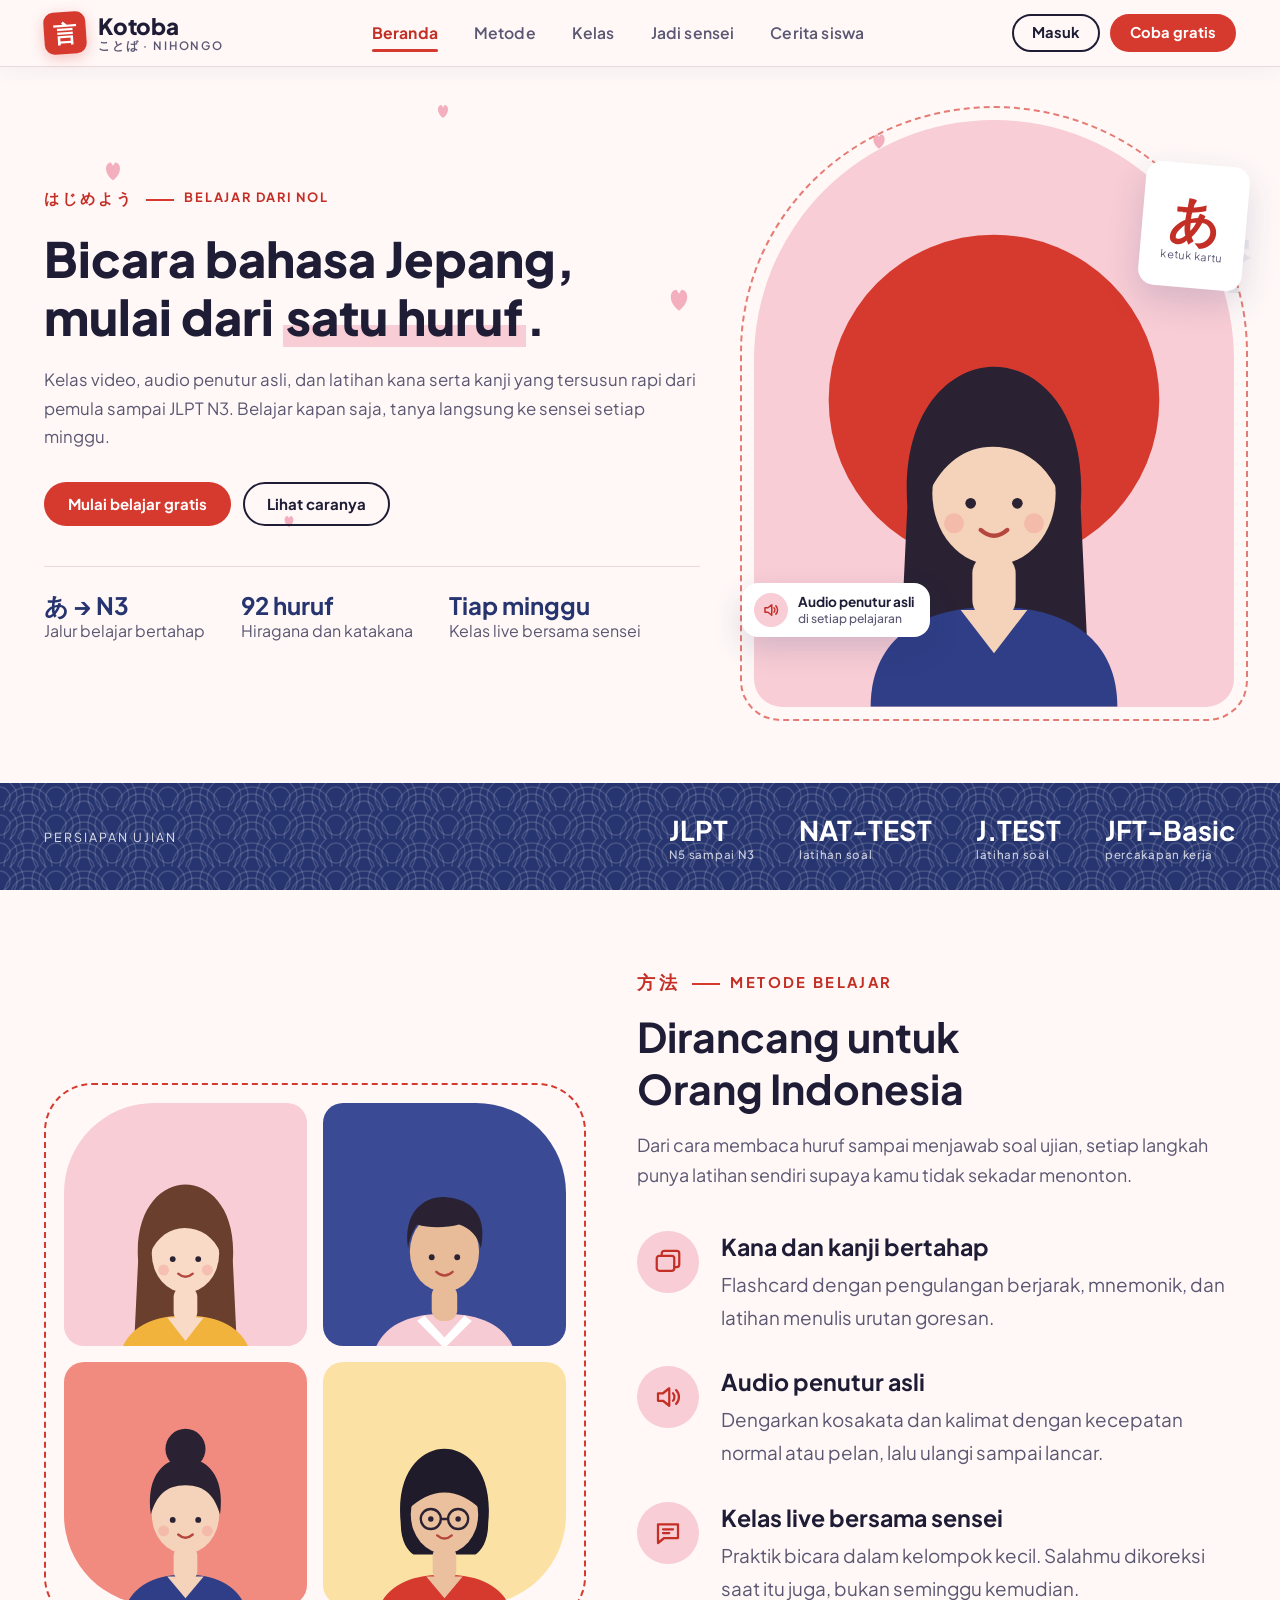
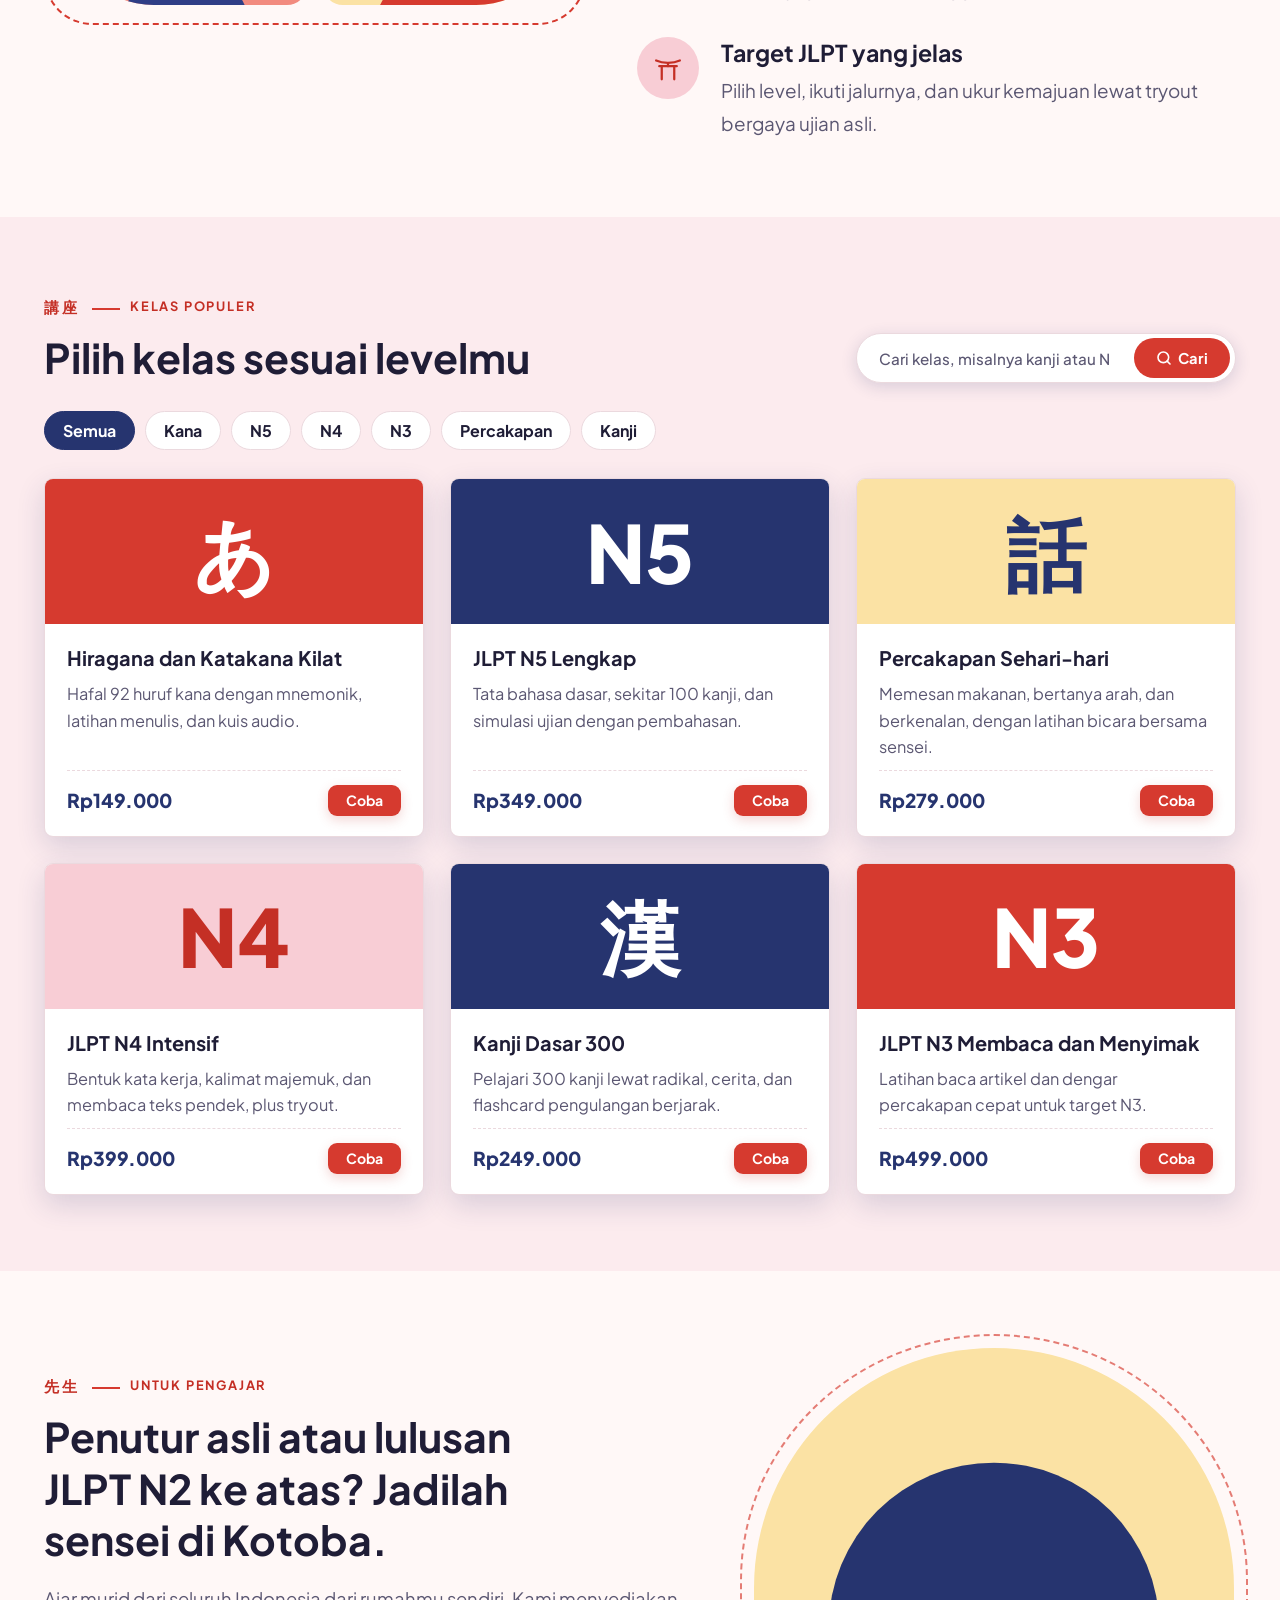
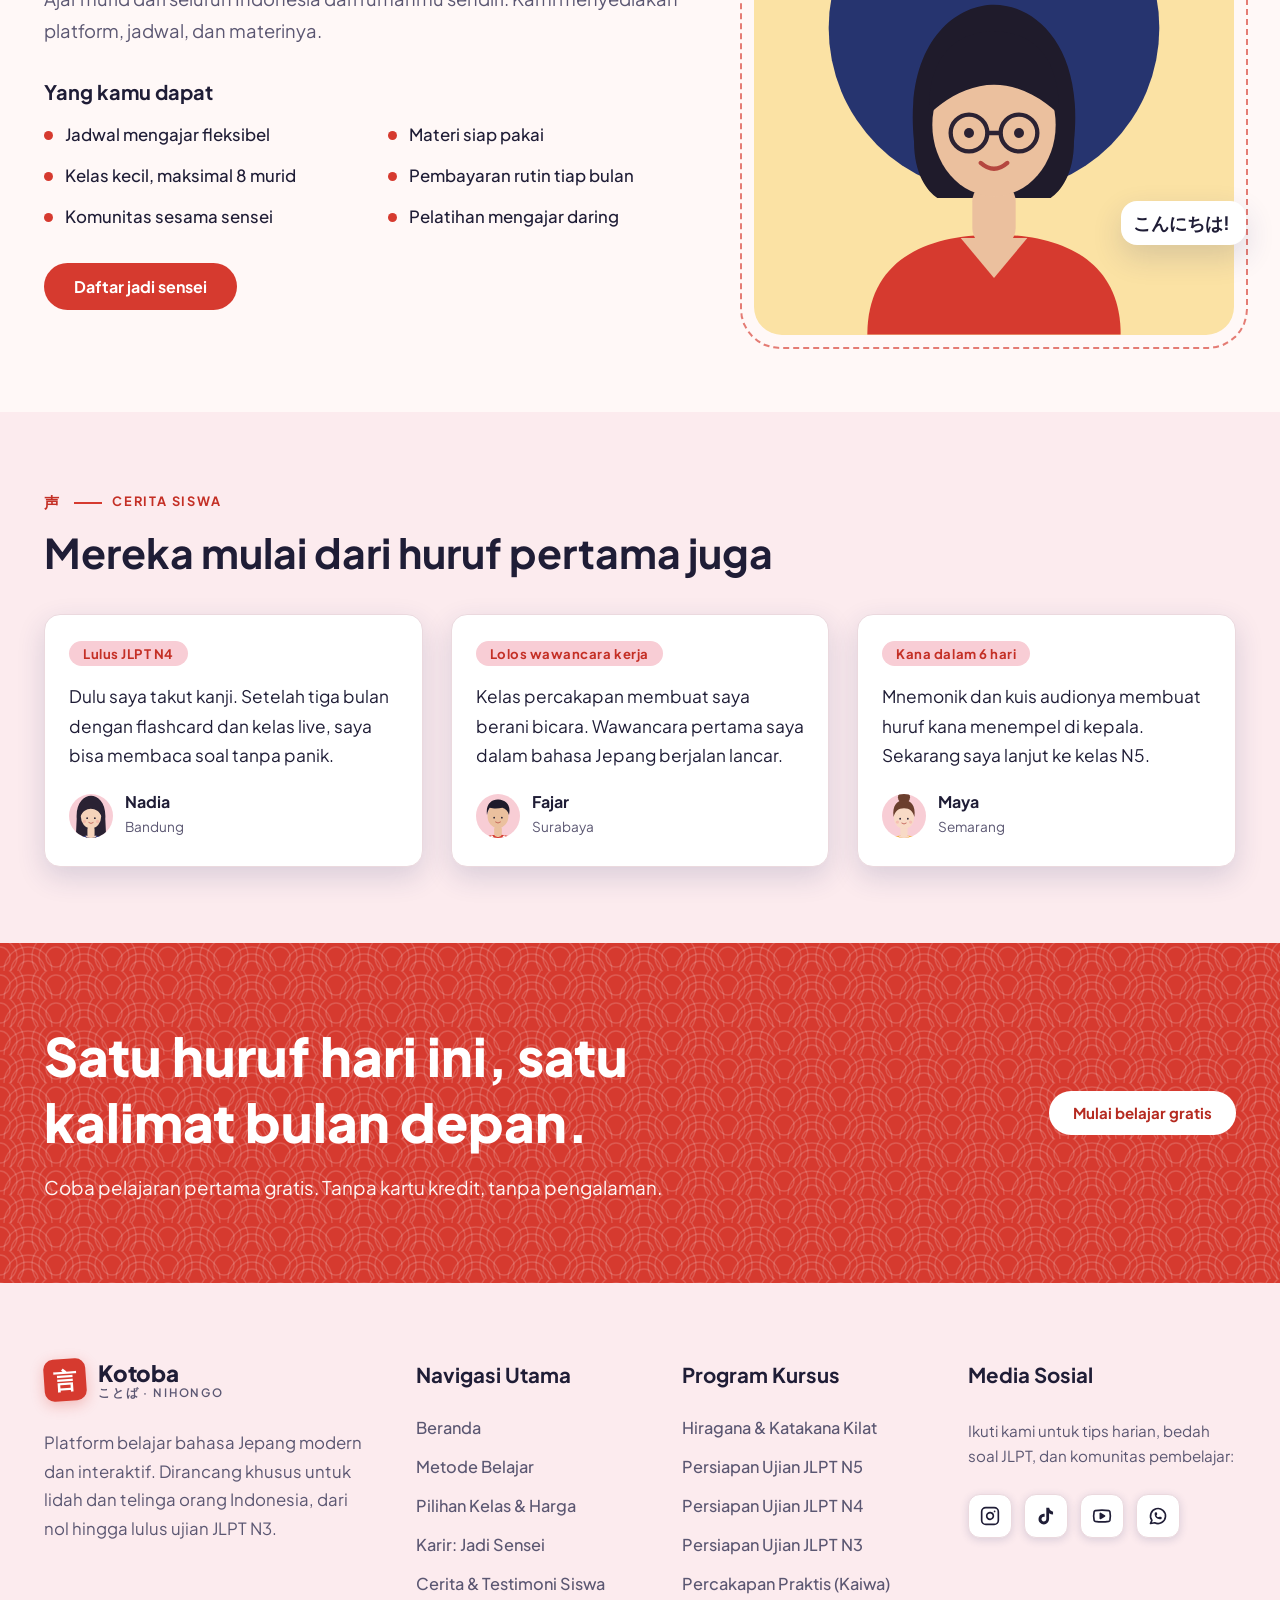
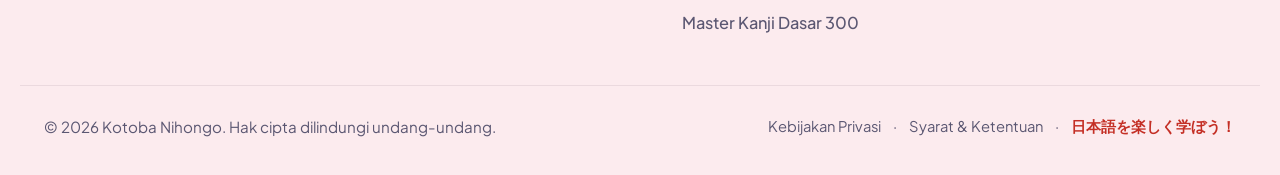
<file: index.html>
﻿<!doctype html>
<html lang="id">

<head>
    <meta charset="utf-8">
    <meta name="viewport" content="width=device-width, initial-scale=1.0">
    <title>Kotoba Nihongo</title>

    <!-- Google Fonts: Plus Jakarta Sans -->
    <link rel="preconnect" href="https://fonts.googleapis.com">
    <link rel="preconnect" href="https://fonts.gstatic.com" crossorigin>
    <link
        href="https://fonts.googleapis.com/css2?family=Plus+Jakarta+Sans:ital,wght@0,400;0,500;0,600;0,700;0,800;1,400;1,700&display=swap"
        rel="stylesheet">

    <!-- File CSS Terhubung -->
    <link rel="stylesheet" href="style.css">
</head>

<body>
    <svg width="0" height="0" style="position:absolute" aria-hidden="true" focusable="false">
        <defs>
            <path id="petal" d="M0 12C-14 2-12-14-3-14L0-9 3-14C12-14 14 2 0 12Z" />
            <symbol id="p1" viewBox="0 0 200 240">
                <path d="M48 120C44 62 74 36 100 36s56 26 52 84l4 84H44z" fill="var(--hair)" />
                <path d="M26 240c0-42 32-60 74-60s74 18 74 60z" fill="var(--top)" />
                <rect x="87" y="148" width="26" height="40" rx="12" fill="var(--skin)" />
                <path d="M80 182l20 26 20-26z" fill="var(--skin)" />
                <ellipse cx="100" cy="112" rx="37" ry="43" fill="var(--skin)" />
                <path d="M61 112C58 72 80 56 102 58c24 2 40 20 37 54c-8-18-22-28-40-28c-16 0-30 10-38 28z"
                    fill="var(--hair)" />
                <circle cx="86" cy="118" r="3.2" fill="#2B2233" />
                <circle cx="114" cy="118" r="3.2" fill="#2B2233" />
                <path d="M92 134q8 7 16 0" stroke="#B5473F" stroke-width="2.6" fill="none" stroke-linecap="round" />
                <circle cx="76" cy="130" r="6" fill="#F08C8C" opacity=".35" />
                <circle cx="124" cy="130" r="6" fill="#F08C8C" opacity=".35" />
            </symbol>
            <symbol id="p2" viewBox="0 0 200 240">
                <path d="M20 240c0-44 34-62 80-62s80 18 80 62z" fill="var(--top)" />
                <rect x="86" y="146" width="28" height="40" rx="12" fill="var(--skin)" />
                <path d="M78 180l22 24 22-24 8 6-30 30-30-30z" fill="#fff" />
                <ellipse cx="100" cy="110" rx="38" ry="44" fill="var(--skin)" />
                <path d="M60 106C54 64 80 48 102 50c26 2 46 18 38 56c-4-14-12-22-24-26c-14 4-34 4-46 0c-4 6-8 14-10 26z"
                    fill="var(--hair)" />
                <circle cx="86" cy="116" r="3.2" fill="#2B2233" />
                <circle cx="114" cy="116" r="3.2" fill="#2B2233" />
                <path d="M91 132q9 8 18 0" stroke="#B5473F" stroke-width="2.6" fill="none" stroke-linecap="round" />
            </symbol>
            <symbol id="p3" viewBox="0 0 200 240">
                <circle cx="100" cy="42" r="22" fill="var(--hair)" />
                <path d="M30 240c0-42 30-60 70-60s70 18 70 60z" fill="var(--top)" />
                <rect x="87" y="148" width="26" height="40" rx="12" fill="var(--skin)" />
                <path d="M80 182l20 24 20-24z" fill="var(--skin)" />
                <ellipse cx="100" cy="114" rx="37" ry="43" fill="var(--skin)" />
                <path d="M62 114C56 70 78 52 100 52s44 18 38 62c-6-20-16-32-38-32c-22 0-32 12-38 32z"
                    fill="var(--hair)" />
                <circle cx="86" cy="120" r="3.2" fill="#2B2233" />
                <circle cx="114" cy="120" r="3.2" fill="#2B2233" />
                <path d="M92 136q8 7 16 0" stroke="#B5473F" stroke-width="2.6" fill="none" stroke-linecap="round" />
                <circle cx="76" cy="132" r="6" fill="#F08C8C" opacity=".35" />
                <circle cx="124" cy="132" r="6" fill="#F08C8C" opacity=".35" />
            </symbol>
            <symbol id="p4" viewBox="0 0 200 240">
                <path d="M52 124C46 66 76 42 100 42s54 24 48 82c0 20-8 30-14 34H66c-6-4-14-14-14-34z"
                    fill="var(--hair)" />
                <path d="M24 240c0-44 34-60 76-60s76 16 76 60z" fill="var(--top)" />
                <rect x="87" y="148" width="26" height="40" rx="12" fill="var(--skin)" />
                <path d="M80 182l20 24 20-24z" fill="var(--skin)" />
                <ellipse cx="100" cy="114" rx="37" ry="43" fill="var(--skin)" />
                <path d="M61 108C60 70 80 58 100 58s40 12 39 50c-10-10-24-18-39-18s-29 8-39 18z" fill="var(--hair)" />
                <circle cx="85" cy="119" r="3" fill="#2B2233" />
                <circle cx="115" cy="119" r="3" fill="#2B2233" />
                <g fill="none" stroke="#2B2233" stroke-width="2.6">
                    <circle cx="85" cy="119" r="11" />
                    <circle cx="115" cy="119" r="11" />
                    <path d="M96 119h8" />
                </g>
                <path d="M92 137q8 7 16 0" stroke="#B5473F" stroke-width="2.6" fill="none" stroke-linecap="round" />
            </symbol>
        </defs>
    </svg>

    <header class="wrap nav">
        <a class="logo" href="index.html" aria-label="Kotoba Nihongo">
            <span class="seal" aria-hidden="true">言</span>
            <span class="logo-text"><b>Kotoba</b><small>ことば · NIHONGO</small></span>
        </a>
        <nav class="links" id="nav-menu" aria-label="Menu utama">
            <a href="index.html" class="active">Beranda</a>
            <a href="metode.html">Metode</a>
            <a href="kelas.html">Kelas</a>
            <a href="sensei.html">Jadi sensei</a>
            <a href="cerita.html">Cerita siswa</a>
            <div class="mobile-cta">
                <a class="btn btn-line" href="kelas.html">Masuk</a>
                <a class="btn btn-shu" href="kelas.html">Coba gratis</a>
            </div>
        </nav>
        <div class="nav-actions">
            <div class="nav-cta">
                <a class="btn btn-line" href="kelas.html">Masuk</a>
                <a class="btn btn-shu" href="kelas.html">Coba gratis</a>
            </div>
            <button class="nav-toggle" id="nav-toggle" type="button" aria-label="Buka navigasi" aria-expanded="false"
                aria-controls="nav-menu">
                <span class="bar"></span>
                <span class="bar"></span>
                <span class="bar"></span>
            </button>
        </div>
    </header>

    <main id="top">
        <section class="hero" aria-labelledby="hero-title">
            <div class="watermark" aria-hidden="true">日本語</div>
            <svg class="petal" style="--x:8%;--y:12%;--s:22px;--d:16s;--delay:0s" viewBox="-16 -16 32 32"
                aria-hidden="true">
                <use href="#petal" />
            </svg>
            <svg class="petal" style="--x:34%;--y:4%;--s:16px;--d:19s;--delay:-6s" viewBox="-16 -16 32 32"
                aria-hidden="true">
                <use href="#petal" />
            </svg>
            <svg class="petal" style="--x:52%;--y:30%;--s:26px;--d:15s;--delay:-3s" viewBox="-16 -16 32 32"
                aria-hidden="true">
                <use href="#petal" />
            </svg>
            <svg class="petal" style="--x:68%;--y:8%;--s:18px;--d:21s;--delay:-11s" viewBox="-16 -16 32 32"
                aria-hidden="true">
                <use href="#petal" />
            </svg>
            <svg class="petal" style="--x:88%;--y:40%;--s:24px;--d:17s;--delay:-8s" viewBox="-16 -16 32 32"
                aria-hidden="true">
                <use href="#petal" />
            </svg>
            <svg class="petal" style="--x:22%;--y:62%;--s:14px;--d:20s;--delay:-14s" viewBox="-16 -16 32 32"
                aria-hidden="true">
                <use href="#petal" />
            </svg>
            <div class="wrap hero-grid">
                <div>
                    <span class="eyebrow"><span class="jp">はじめよう</span>Belajar dari nol</span>
                    <h1 id="hero-title">Bicara bahasa Jepang, mulai dari <em>satu huruf</em>.</h1>
                    <p class="lead">Kelas video, audio penutur asli, dan latihan kana serta kanji yang tersusun rapi
                        dari pemula sampai JLPT N3. Belajar kapan saja, tanya langsung ke sensei setiap minggu.</p>
                    <div class="hero-actions">
                        <a class="btn btn-shu" href="kelas.html">Mulai belajar gratis</a>
                        <a class="btn btn-line" href="metode.html">Lihat caranya</a>
                    </div>
                    <div class="facts">
                        <div><b>あ → N3</b><span>Jalur belajar bertahap</span></div>
                        <div><b>92 huruf</b><span>Hiragana dan katakana</span></div>
                        <div><b>Tiap minggu</b><span>Kelas live bersama sensei</span></div>
                    </div>
                </div>
                <div class="art">
                    <div class="arch">
                        <svg class="c1" viewBox="0 0 360 440" role="img"
                            aria-label="Ilustrasi siswi yang sedang belajar bahasa Jepang">
                            <circle cx="180" cy="210" r="124" fill="var(--shu)" />
                            <use href="#p1" x="55" y="140" width="250" height="300" />
                        </svg>
                    </div>
                    <button class="kana" id="kana" type="button" aria-live="polite"
                        aria-label="Kartu kana. Ketuk untuk membalik">
                        <span class="g" id="kana-g">あ</span>
                        <span class="hint" id="kana-h">ketuk kartu</span>
                    </button>
                    <div class="badge badge-audio">
                        <i aria-hidden="true"><svg width="18" height="18" viewBox="0 0 24 24" fill="none"
                                stroke="currentColor" stroke-width="2" stroke-linecap="round" stroke-linejoin="round">
                                <path d="M4 9v6h4l5 4V5L8 9H4z" />
                                <path d="M16 9c1.5 1.5 1.5 4.5 0 6M18.5 6.5c3 3 3 8 0 11" />
                            </svg></i>
                        <span>Audio penutur asli<small>di setiap pelajaran</small></span>
                    </div>
                </div>
            </div>
        </section>

        <section class="band exams" aria-label="Ujian yang disiapkan">
            <div class="wrap">
                <span class="label">Persiapan ujian</span>
                <ul>
                    <li>JLPT<span>N5 sampai N3</span></li>
                    <li>NAT-TEST<span>latihan soal</span></li>
                    <li>J.TEST<span>latihan soal</span></li>
                    <li>JFT-Basic<span>percakapan kerja</span></li>
                </ul>
            </div>
        </section>

        <section class="section" id="metode" aria-labelledby="metode-title">
            <div class="wrap method-grid">
                <div class="tiles" role="img" aria-label="Empat ilustrasi siswa dan sensei Kotoba">
                    <div class="tile"><svg class="c3" viewBox="0 0 200 200">
                            <use href="#p1" x="25" y="40" width="150" height="180" />
                        </svg></div>
                    <div class="tile"><svg class="c4" viewBox="0 0 200 200">
                            <use href="#p2" x="25" y="40" width="150" height="180" />
                        </svg></div>
                    <div class="tile"><svg class="c1" viewBox="0 0 200 200">
                            <use href="#p3" x="25" y="40" width="150" height="180" />
                        </svg></div>
                    <div class="tile"><svg class="c2" viewBox="0 0 200 200">
                            <use href="#p4" x="25" y="40" width="150" height="180" />
                        </svg></div>
                </div>
                <div>
                    <span class="eyebrow"><span class="jp">方法</span>Metode belajar</span>
                    <h2 class="h2" id="metode-title">Dirancang untuk Orang Indonesia</h2>
                    <p class="lead">Dari cara membaca huruf sampai menjawab soal ujian, setiap langkah punya latihan
                        sendiri supaya kamu tidak sekadar menonton.</p>
                    <div class="feats">
                        <div class="feat">
                            <span class="ic" aria-hidden="true"><svg width="26" height="26" viewBox="0 0 24 24"
                                    fill="none" stroke="currentColor" stroke-width="1.8" stroke-linecap="round"
                                    stroke-linejoin="round">
                                    <rect x="3" y="7" width="14" height="12" rx="2" />
                                    <path d="M7 7V5a2 2 0 0 1 2-2h10a2 2 0 0 1 2 2v9a2 2 0 0 1-2 2h-2" />
                                </svg></span>
                            <div>
                                <h3>Kana dan kanji bertahap</h3>
                                <p>Flashcard dengan pengulangan berjarak, mnemonik, dan latihan menulis urutan goresan.
                                </p>
                            </div>
                        </div>
                        <div class="feat">
                            <span class="ic" aria-hidden="true"><svg width="26" height="26" viewBox="0 0 24 24"
                                    fill="none" stroke="currentColor" stroke-width="1.8" stroke-linecap="round"
                                    stroke-linejoin="round">
                                    <path d="M4 9v6h4l5 4V5L8 9H4z" />
                                    <path d="M16 9c1.5 1.5 1.5 4.5 0 6M18.5 6.5c3 3 3 8 0 11" />
                                </svg></span>
                            <div>
                                <h3>Audio penutur asli</h3>
                                <p>Dengarkan kosakata dan kalimat dengan kecepatan normal atau pelan, lalu ulangi sampai
                                    lancar.</p>
                            </div>
                        </div>
                        <div class="feat">
                            <span class="ic" aria-hidden="true"><svg width="26" height="26" viewBox="0 0 24 24"
                                    fill="none" stroke="currentColor" stroke-width="1.8" stroke-linecap="round"
                                    stroke-linejoin="round">
                                    <path d="M4 5h16v11H9l-5 4V5z" />
                                    <path d="M8 9h8M8 12h5" />
                                </svg></span>
                            <div>
                                <h3>Kelas live bersama sensei</h3>
                                <p>Praktik bicara dalam kelompok kecil. Salahmu dikoreksi saat itu juga, bukan seminggu
                                    kemudian.</p>
                            </div>
                        </div>
                        <div class="feat">
                            <span class="ic" aria-hidden="true"><svg width="26" height="26" viewBox="0 0 24 24"
                                    fill="none" stroke="currentColor" stroke-width="1.8" stroke-linecap="round"
                                    stroke-linejoin="round">
                                    <path d="M2.5 6C8 8.5 16 8.5 21.5 6" />
                                    <path d="M5 10.5h14" />
                                    <path d="M7 10.5V21M17 10.5V21M12 8.5v2" />
                                </svg></span>
                            <div>
                                <h3>Target JLPT yang jelas</h3>
                                <p>Pilih level, ikuti jalurnya, dan ukur kemajuan lewat tryout bergaya ujian asli.</p>
                            </div>
                        </div>
                    </div>
                </div>
            </div>
        </section>

        <section class="section courses" id="kelas" aria-labelledby="kelas-title">
            <div class="wrap">
                <div class="courses-head">
                    <div>
                        <span class="eyebrow"><span class="jp">講座</span>Kelas populer</span>
                        <h2 class="h2" id="kelas-title">Pilih kelas sesuai levelmu</h2>
                    </div>
                    <div class="courses-filter-bar">
                        <div class="category-dropdown-wrap">
                            <label for="level-select" hidden>Pilih Kategori</label>
                            <select class="category-select" id="level-select" aria-label="Pilih kategori kelas">
                                <option value="all">Semua Kategori</option>
                                <option value="kana">Kana</option>
                                <option value="n5">JLPT N5</option>
                                <option value="n4">JLPT N4</option>
                                <option value="n3">JLPT N3</option>
                                <option value="percakapan">Percakapan</option>
                                <option value="kanji">Kanji</option>
                            </select>
                            <span class="select-chevron" aria-hidden="true">
                                <svg width="15" height="15" viewBox="0 0 24 24" fill="none" stroke="currentColor"
                                    stroke-width="2.5" stroke-linecap="round" stroke-linejoin="round">
                                    <path d="m6 9 6 6 6-6" />
                                </svg>
                            </span>
                        </div>
                        <form class="search" id="search" role="search">
                            <label for="q" hidden>Cari kelas</label>
                            <input id="q" type="search" placeholder="Cari kelas, misalnya kanji atau N4"
                                autocomplete="off">
                            <button class="btn btn-shu" type="submit" aria-label="Cari kelas">
                                <svg class="search-btn-icon" width="16" height="16" viewBox="0 0 24 24" fill="none"
                                    stroke="currentColor" stroke-width="2.4" stroke-linecap="round"
                                    stroke-linejoin="round" aria-hidden="true">
                                    <circle cx="11" cy="11" r="8" />
                                    <path d="m21 21-4.3-4.3" />
                                </svg>
                                <span class="search-btn-text">Cari</span>
                            </button>
                        </form>
                    </div>
                </div>
                <div class="chips" role="group" aria-label="Filter level">
                    <button class="chip" type="button" data-level="all" aria-pressed="true">Semua</button>
                    <button class="chip" type="button" data-level="kana" aria-pressed="false">Kana</button>
                    <button class="chip" type="button" data-level="n5" aria-pressed="false">N5</button>
                    <button class="chip" type="button" data-level="n4" aria-pressed="false">N4</button>
                    <button class="chip" type="button" data-level="n3" aria-pressed="false">N3</button>
                    <button class="chip" type="button" data-level="percakapan" aria-pressed="false">Percakapan</button>
                    <button class="chip" type="button" data-level="kanji" aria-pressed="false">Kanji</button>
                </div>
                <div class="grid" id="grid">
                    <article class="course" data-level="kana">
                        <div class="glyph t-shu" aria-hidden="true">あ</div>
                        <div class="course-body">
                            <h3>Hiragana dan Katakana Kilat</h3>
                            <p>Hafal 92 huruf kana dengan mnemonik, latihan menulis, dan kuis audio.</p>
                            <div class="course-foot">
                                <span class="price">Rp149.000</span>
                                <a href="kelas.html" class="btn-coba">Coba</a>
                            </div>
                        </div>
                    </article>
                    <article class="course" data-level="n5">
                        <div class="glyph t-indigo" aria-hidden="true">N5</div>
                        <div class="course-body">
                            <h3>JLPT N5 Lengkap</h3>
                            <p>Tata bahasa dasar, sekitar 100 kanji, dan simulasi ujian dengan pembahasan.</p>
                            <div class="course-foot">
                                <span class="price">Rp349.000</span>
                                <a href="kelas.html" class="btn-coba">Coba</a>
                            </div>
                        </div>
                    </article>
                    <article class="course" data-level="percakapan">
                        <div class="glyph t-kinari" aria-hidden="true">話</div>
                        <div class="course-body">
                            <h3>Percakapan Sehari-hari</h3>
                            <p>Memesan makanan, bertanya arah, dan berkenalan, dengan latihan bicara bersama sensei.</p>
                            <div class="course-foot">
                                <span class="price">Rp279.000</span>
                                <a href="kelas.html" class="btn-coba">Coba</a>
                            </div>
                        </div>
                    </article>
                    <article class="course" data-level="n4">
                        <div class="glyph t-sakura" aria-hidden="true">N4</div>
                        <div class="course-body">
                            <h3>JLPT N4 Intensif</h3>
                            <p>Bentuk kata kerja, kalimat majemuk, dan membaca teks pendek, plus tryout.</p>
                            <div class="course-foot">
                                <span class="price">Rp399.000</span>
                                <a href="kelas.html" class="btn-coba">Coba</a>
                            </div>
                        </div>
                    </article>
                    <article class="course" data-level="kanji">
                        <div class="glyph t-indigo" aria-hidden="true">漢</div>
                        <div class="course-body">
                            <h3>Kanji Dasar 300</h3>
                            <p>Pelajari 300 kanji lewat radikal, cerita, dan flashcard pengulangan berjarak.</p>
                            <div class="course-foot">
                                <span class="price">Rp249.000</span>
                                <a href="kelas.html" class="btn-coba">Coba</a>
                            </div>
                        </div>
                    </article>
                    <article class="course" data-level="n3">
                        <div class="glyph t-shu" aria-hidden="true">N3</div>
                        <div class="course-body">
                            <h3>JLPT N3 Membaca dan Menyimak</h3>
                            <p>Latihan baca artikel dan dengar percakapan cepat untuk target N3.</p>
                            <div class="course-foot">
                                <span class="price">Rp499.000</span>
                                <a href="kelas.html" class="btn-coba">Coba</a>
                            </div>
                        </div>
                    </article>
                </div>
                <p class="empty" id="empty" hidden>Belum ada kelas yang cocok. Coba kata kunci lain atau pilih Semua.
                </p>
            </div>
        </section>

        <section class="section sensei" id="sensei" aria-labelledby="sensei-title">
            <div class="wrap sensei-grid">
                <div>
                    <span class="eyebrow"><span class="jp">先生</span>Untuk pengajar</span>
                    <h2 class="h2" id="sensei-title">Penutur asli atau lulusan JLPT N2 ke atas? Jadilah sensei di
                        Kotoba.</h2>
                    <p class="lead">Ajar murid dari seluruh Indonesia dari rumahmu sendiri. Kami menyediakan platform,
                        jadwal, dan materinya.</p>
                    <h3 class="perks-title">Yang kamu dapat</h3>
                    <ul class="perks">
                        <li>Jadwal mengajar fleksibel</li>
                        <li>Materi siap pakai</li>
                        <li>Kelas kecil, maksimal 8 murid</li>
                        <li>Pembayaran rutin tiap bulan</li>
                        <li>Komunitas sesama sensei</li>
                        <li>Pelatihan mengajar daring</li>
                    </ul>
                    <a class="btn btn-shu" href="sensei.html">Daftar jadi sensei</a>
                </div>
                <div class="art sensei-art">
                    <div class="arch" style="background:var(--kinari)">
                        <svg class="c2" viewBox="0 0 360 440" role="img" aria-label="Ilustrasi sensei berkacamata">
                            <circle cx="180" cy="210" r="124" fill="#26346F" />
                            <use href="#p4" x="55" y="140" width="250" height="300" />
                        </svg>
                    </div>
                    <div class="badge badge-hello">こんにちは!</div>
                </div>
            </div>
        </section>

        <section class="section stories" id="cerita" aria-labelledby="cerita-title">
            <div class="wrap">
                <span class="eyebrow"><span class="jp">声</span>Cerita siswa</span>
                <h2 class="h2" id="cerita-title">Mereka mulai dari huruf pertama juga</h2>
                <div class="grid">
                    <figure class="story" style="margin:0">
                        <span class="result">Lulus JLPT N4</span>
                        <q>Dulu saya takut kanji. Setelah tiga bulan dengan flashcard dan kelas live, saya bisa membaca
                            soal tanpa panik.</q>
                        <footer><span class="av c1"><svg viewBox="20 30 160 160">
                                    <use href="#p1" width="200" height="240" />
                                </svg></span>
                            <div><b>Nadia</b><span>Bandung</span></div>
                        </footer>
                    </figure>
                    <figure class="story" style="margin:0">
                        <span class="result">Lolos wawancara kerja</span>
                        <q>Kelas percakapan membuat saya berani bicara. Wawancara pertama saya dalam bahasa Jepang
                            berjalan lancar.</q>
                        <footer><span class="av c2"><svg viewBox="20 30 160 160">
                                    <use href="#p2" width="200" height="240" />
                                </svg></span>
                            <div><b>Fajar</b><span>Surabaya</span></div>
                        </footer>
                    </figure>
                    <figure class="story" style="margin:0">
                        <span class="result">Kana dalam 6 hari</span>
                        <q>Mnemonik dan kuis audionya membuat huruf kana menempel di kepala. Sekarang saya lanjut ke
                            kelas N5.</q>
                        <footer><span class="av c3"><svg viewBox="20 30 160 160">
                                    <use href="#p3" width="200" height="240" />
                                </svg></span>
                            <div><b>Maya</b><span>Semarang</span></div>
                        </footer>
                    </figure>
                </div>
            </div>
        </section>

        <section class="cta" aria-labelledby="cta-title">
            <div class="wrap">
                <div>
                    <h2 id="cta-title">Satu huruf hari ini, satu kalimat bulan depan.</h2>
                    <p>Coba pelajaran pertama gratis. Tanpa kartu kredit, tanpa pengalaman.</p>
                </div>
                <a class="btn btn-white" href="kelas.html">Mulai belajar gratis</a>
            </div>
        </section>
    </main>

    <footer class="site" role="contentinfo">
        <div class="wrap footer-main">
            <div class="footer-col brand-col">
                <a class="logo" href="index.html" aria-label="Kotoba Nihongo">
                    <span class="seal" aria-hidden="true">言</span>
                    <span class="logo-text"><b>Kotoba</b><small>ことば · NIHONGO</small></span>
                </a>
                <p class="footer-desc">
                    Platform belajar bahasa Jepang modern dan interaktif. Dirancang khusus untuk lidah dan telinga orang
                    Indonesia, dari nol hingga lulus ujian JLPT N3.
                </p>
            </div>

            <div class="footer-col">
                <h4 class="footer-heading">Navigasi Utama</h4>
                <ul class="footer-links">
                    <li><a href="index.html">Beranda</a></li>
                    <li><a href="metode.html">Metode Belajar</a></li>
                    <li><a href="kelas.html">Pilihan Kelas & Harga</a></li>
                    <li><a href="sensei.html">Karir: Jadi Sensei</a></li>
                    <li><a href="cerita.html">Cerita & Testimoni Siswa</a></li>
                </ul>
            </div>

            <div class="footer-col">
                <h4 class="footer-heading">Program Kursus</h4>
                <ul class="footer-links">
                    <li><a href="kelas.html">Hiragana & Katakana Kilat</a></li>
                    <li><a href="kelas.html">Persiapan Ujian JLPT N5</a></li>
                    <li><a href="kelas.html">Persiapan Ujian JLPT N4</a></li>
                    <li><a href="kelas.html">Persiapan Ujian JLPT N3</a></li>
                    <li><a href="kelas.html">Percakapan Praktis (Kaiwa)</a></li>
                    <li><a href="kelas.html">Master Kanji Dasar 300</a></li>
                </ul>
            </div>

            <div class="footer-col">
                <h4 class="footer-heading">Media Sosial</h4>
                <p class="footer-subtext">Ikuti kami untuk tips harian, bedah soal JLPT, dan komunitas pembelajar:</p>
                <div class="footer-social">
                    <a href="https://instagram.com" target="_blank" rel="noopener" class="social-link"
                        aria-label="Instagram Kotoba Nihongo" title="Instagram: @kotobanihongo">
                        <svg width="20" height="20" viewBox="0 0 24 24" fill="none" stroke="currentColor"
                            stroke-width="2" stroke-linecap="round" stroke-linejoin="round">
                            <rect width="20" height="20" x="2" y="2" rx="5" ry="5" />
                            <path d="M16 11.37A4 4 0 1 1 12.63 8 4 4 0 0 1 16 11.37z" />
                            <line x1="17.5" x2="17.51" y1="6.5" y2="6.5" />
                        </svg>
                    </a>
                    <a href="https://tiktok.com" target="_blank" rel="noopener" class="social-link"
                        aria-label="TikTok Kotoba Nihongo" title="TikTok: @kotoba.nihongo">
                        <svg width="20" height="20" viewBox="0 0 24 24" fill="currentColor">
                            <path
                                d="M19.59 6.69a4.83 4.83 0 0 1-3.77-4.25V2h-3.45v13.67a2.89 2.89 0 0 1-5.2 1.74 2.89 2.89 0 0 1 2.31-4.64c.298-.002.595.042.88.13V9.4a6.33 6.33 0 0 0-1-.08A6.34 6.34 0 0 0 3 15.66a6.34 6.34 0 0 0 10.82 4.47 6.27 6.27 0 0 0 1.87-4.47v-7.1a8.16 8.16 0 0 0 4.77 1.52v-3.4a4.85 4.85 0 0 1-.87.01z" />
                        </svg>
                    </a>
                    <a href="https://youtube.com" target="_blank" rel="noopener" class="social-link"
                        aria-label="YouTube Kotoba Nihongo" title="YouTube: Kotoba Nihongo">
                        <svg width="20" height="20" viewBox="0 0 24 24" fill="none" stroke="currentColor"
                            stroke-width="2" stroke-linecap="round" stroke-linejoin="round">
                            <path
                                d="M2.5 17a24.12 24.12 0 0 1 0-10 2 2 0 0 1 1.4-1.4 49.56 49.56 0 0 1 16.2 0A2 2 0 0 1 21.5 7a24.12 24.12 0 0 1 0 10 2 2 0 0 1-1.4 1.4 49.55 49.55 0 0 1-16.2 0A2 2 0 0 1 2.5 17" />
                            <polygon points="10 15 15 12 10 9 10 15" fill="currentColor" />
                        </svg>
                    </a>
                    <a href="https://whatsapp.com" target="_blank" rel="noopener" class="social-link"
                        aria-label="Komunitas WhatsApp Kotoba" title="Komunitas WA: Grup Diskusi & Belajar">
                        <svg width="20" height="20" viewBox="0 0 24 24" fill="none" stroke="currentColor"
                            stroke-width="2" stroke-linecap="round" stroke-linejoin="round">
                            <path d="M3 21l1.65-3.8a9 9 0 1 1 3.4 2.9L3 21" />
                            <path
                                d="M9 10a.5.5 0 0 0 1 0V9a.5.5 0 0 0-1 0v1a5 5 0 0 0 5 5h1a.5.5 0 0 0 0-1h-1a.5.5 0 0 0 0 1" />
                        </svg>
                    </a>
                </div>
            </div>
        </div>

        <div class="wrap footer-bottom">
            <p class="copy">© 2026 Kotoba Nihongo. Hak cipta dilindungi undang-undang.</p>
            <div class="footer-legal">
                <a href="#top">Kebijakan Privasi</a>
                <span>·</span>
                <a href="#top">Syarat & Ketentuan</a>
                <span>·</span>
                <span class="jp-tag">日本語を楽しく学ぼう！</span>
            </div>
        </div>
    </footer>

    <!-- File JavaScript Terhubung -->
    <script src="script.js"></script>
</body>

</html>
</file>
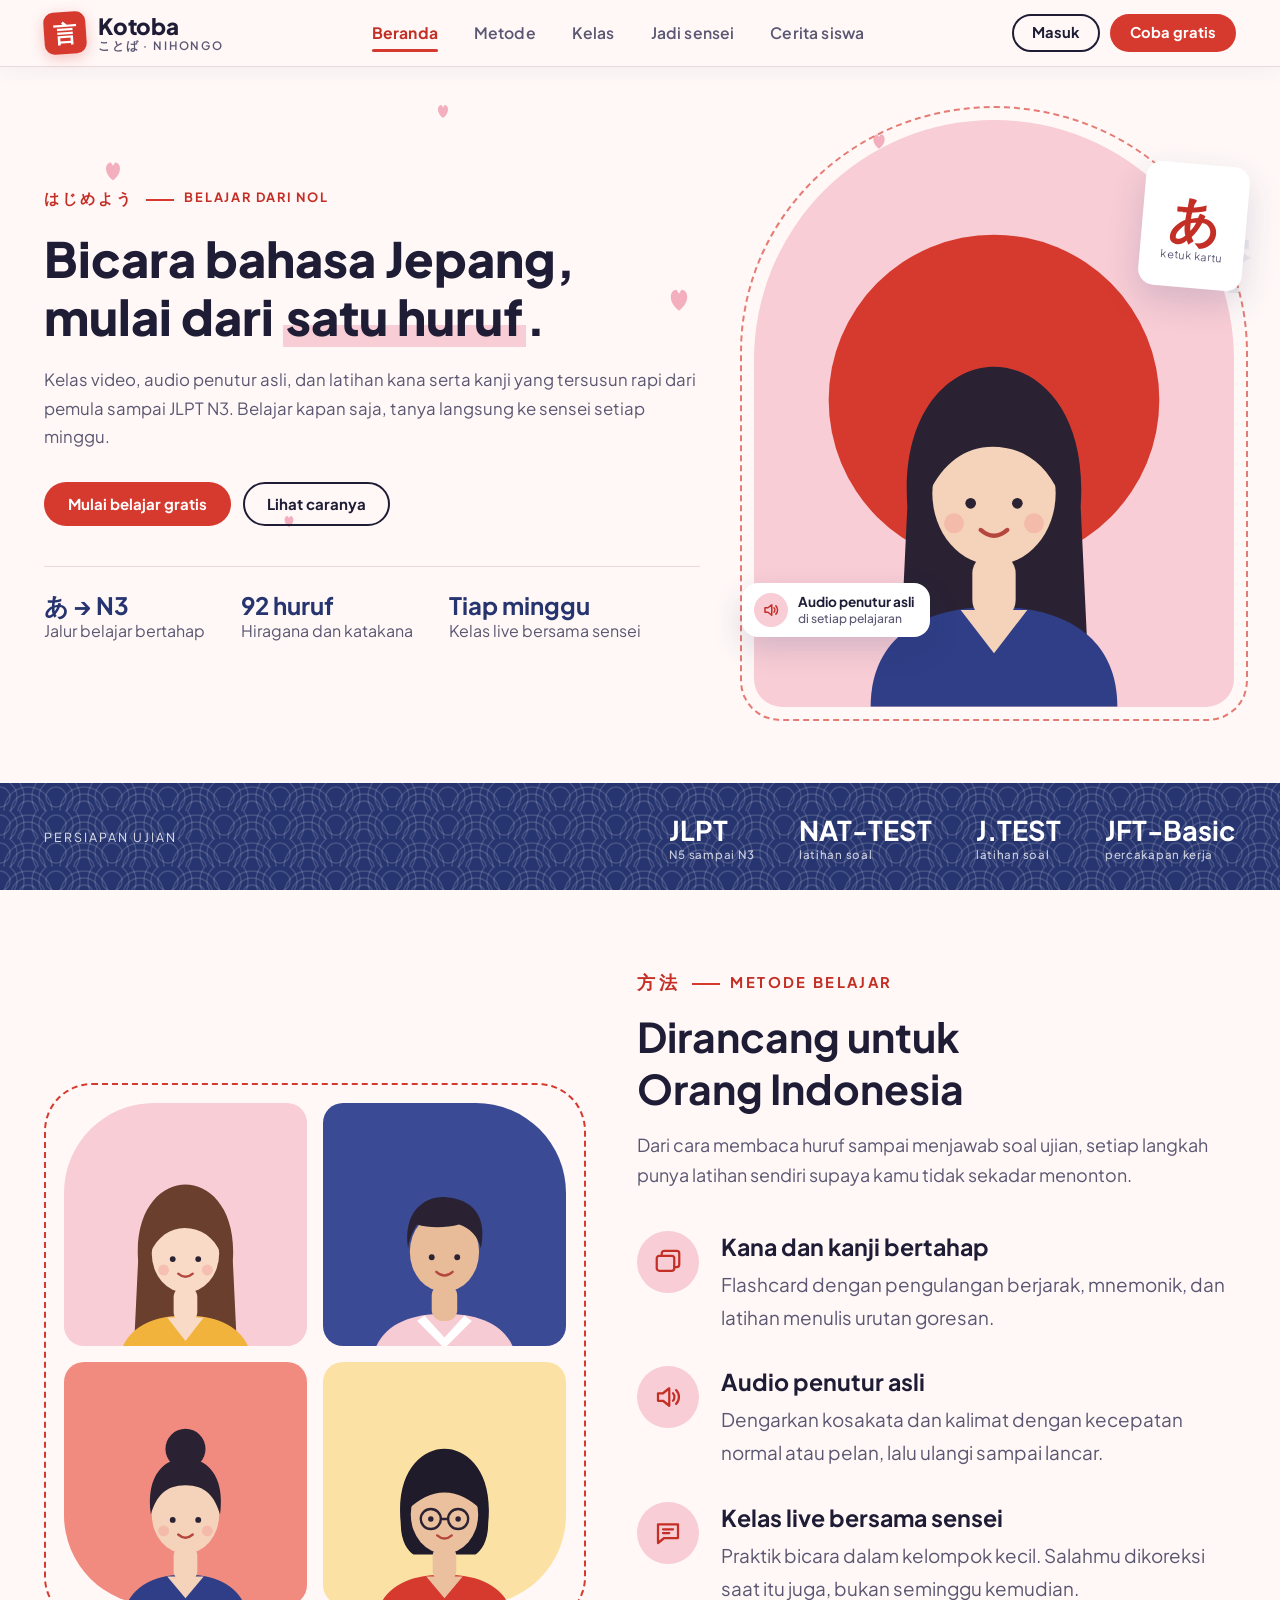
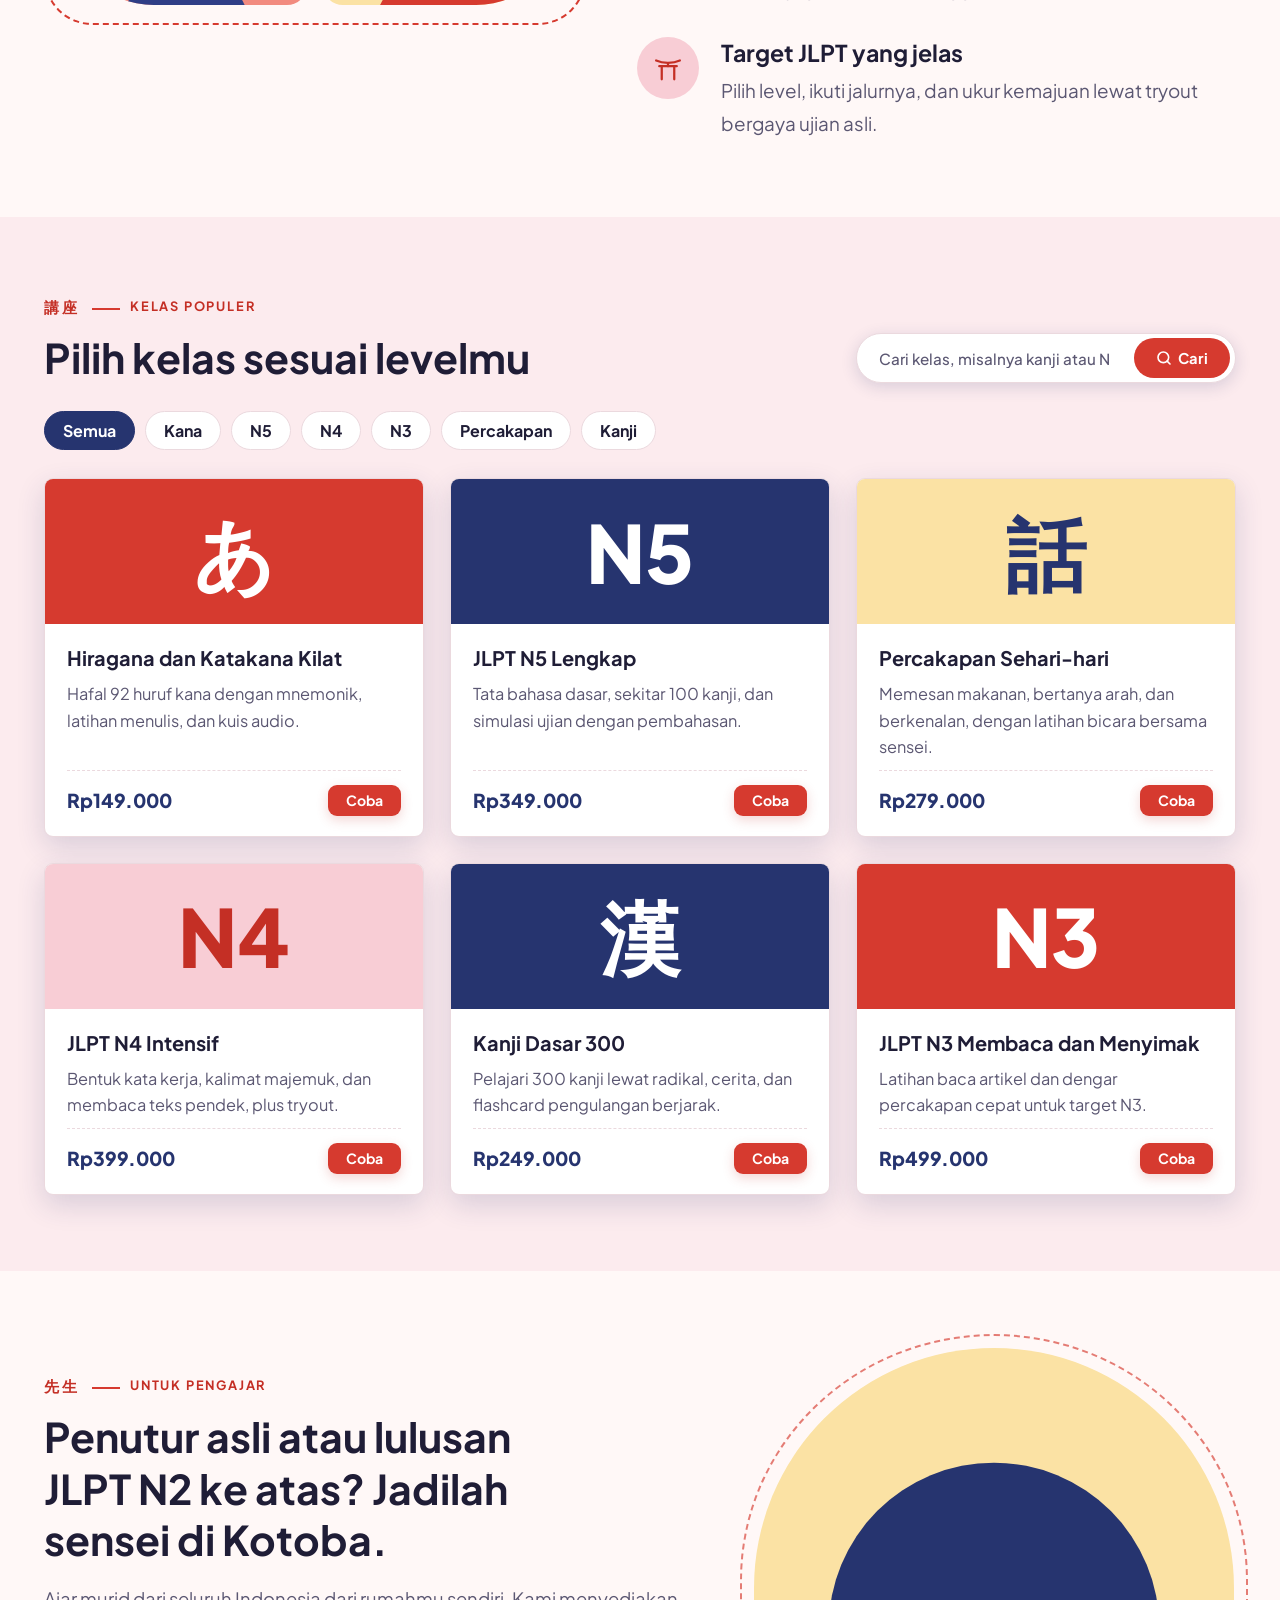
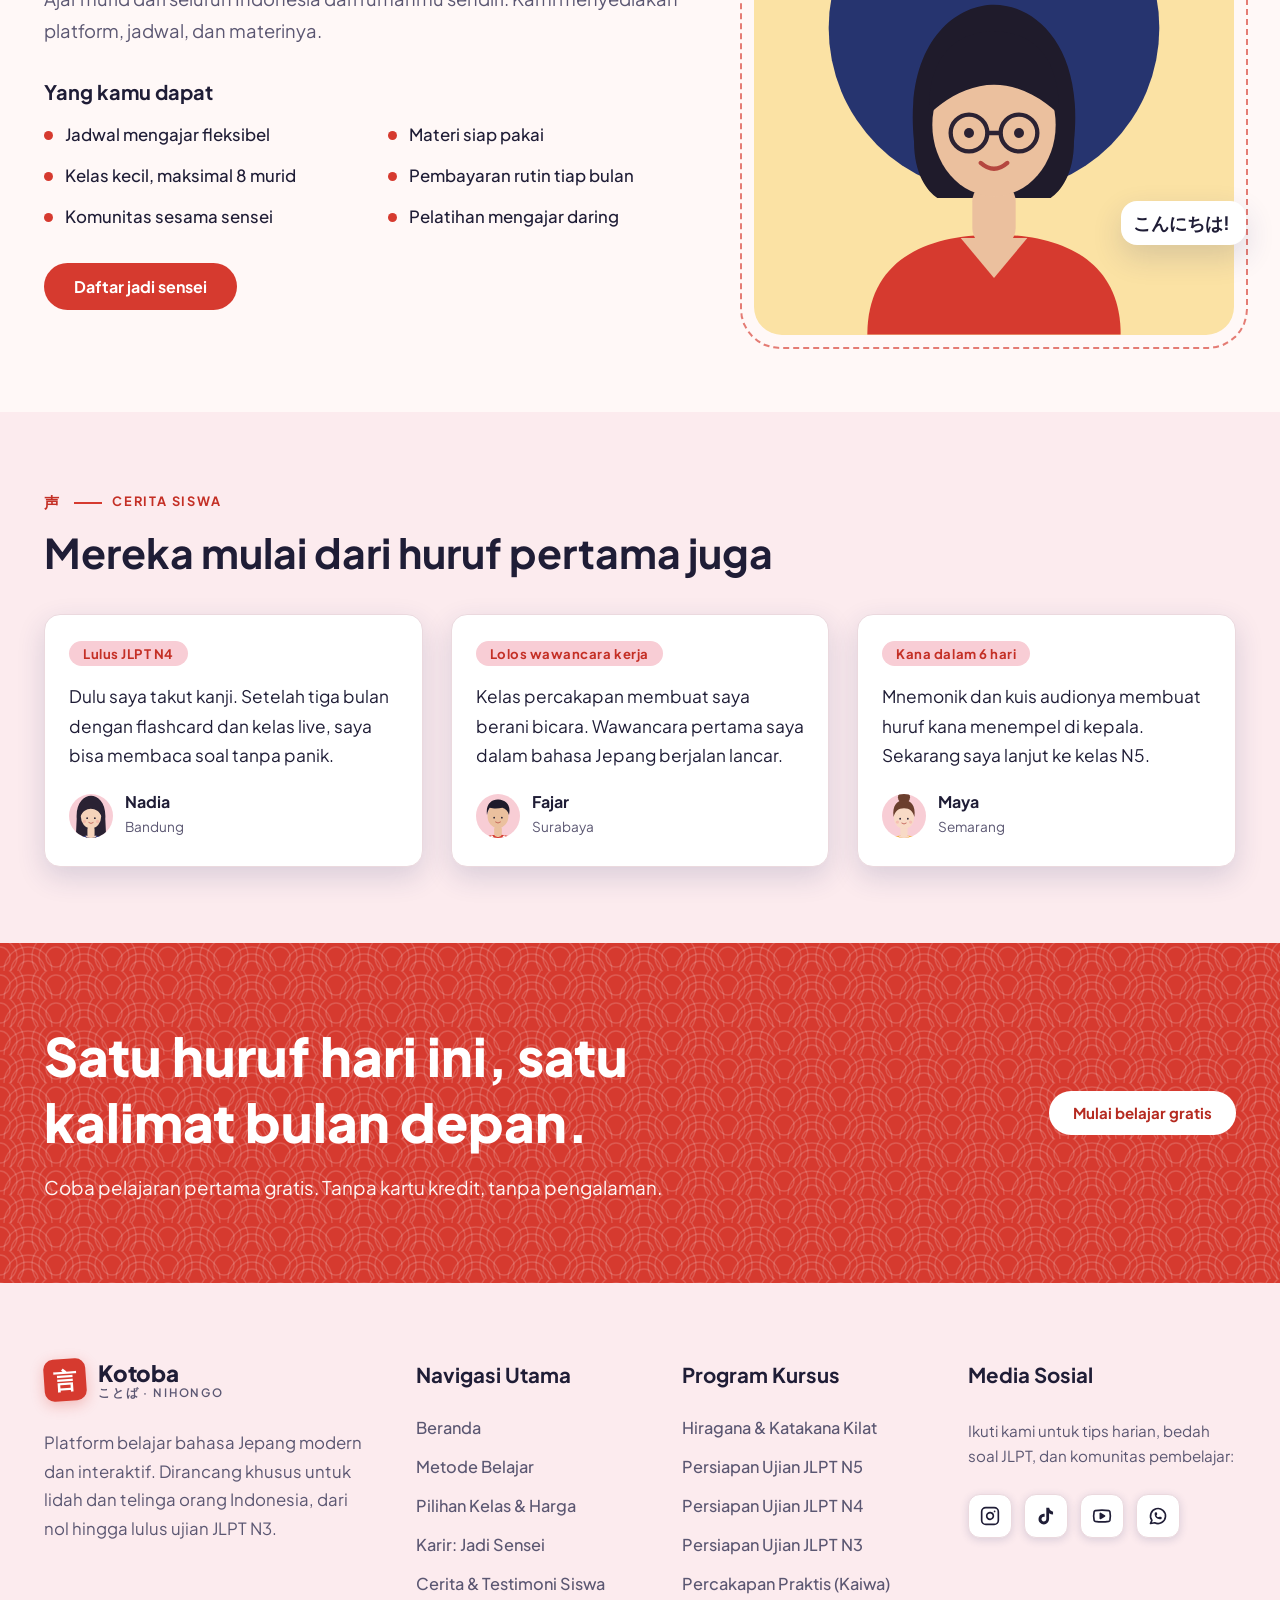
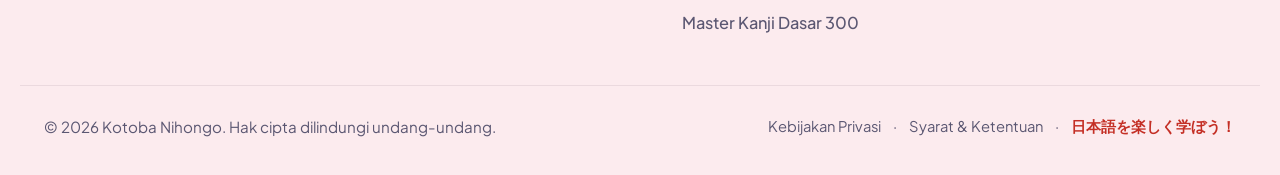
<file: beranda.html>
﻿<!doctype html>
<html lang="id">

<head>
    <meta charset="utf-8">
    <meta name="viewport" content="width=device-width, initial-scale=1, viewport-fit=cover">
    <meta name="claude:viewport-fit-sides" content="cover">
    <title>Kotoba Nihongo</title>

    <!-- Google Fonts: Plus Jakarta Sans -->
    <link rel="preconnect" href="https://fonts.googleapis.com">
    <link rel="preconnect" href="https://fonts.gstatic.com" crossorigin>
    <link
        href="https://fonts.googleapis.com/css2?family=Plus+Jakarta+Sans:ital,wght@0,400;0,500;0,600;0,700;0,800;1,400;1,700&display=swap"
        rel="stylesheet">

    <!-- File CSS Terhubung -->
    <link rel="stylesheet" href="style.css">
</head>

<body>
    <svg width="0" height="0" style="position:absolute" aria-hidden="true" focusable="false">
        <defs>
            <path id="petal" d="M0 12C-14 2-12-14-3-14L0-9 3-14C12-14 14 2 0 12Z" />
            <symbol id="p1" viewBox="0 0 200 240">
                <path d="M48 120C44 62 74 36 100 36s56 26 52 84l4 84H44z" fill="var(--hair)" />
                <path d="M26 240c0-42 32-60 74-60s74 18 74 60z" fill="var(--top)" />
                <rect x="87" y="148" width="26" height="40" rx="12" fill="var(--skin)" />
                <path d="M80 182l20 26 20-26z" fill="var(--skin)" />
                <ellipse cx="100" cy="112" rx="37" ry="43" fill="var(--skin)" />
                <path d="M61 112C58 72 80 56 102 58c24 2 40 20 37 54c-8-18-22-28-40-28c-16 0-30 10-38 28z"
                    fill="var(--hair)" />
                <circle cx="86" cy="118" r="3.2" fill="#2B2233" />
                <circle cx="114" cy="118" r="3.2" fill="#2B2233" />
                <path d="M92 134q8 7 16 0" stroke="#B5473F" stroke-width="2.6" fill="none" stroke-linecap="round" />
                <circle cx="76" cy="130" r="6" fill="#F08C8C" opacity=".35" />
                <circle cx="124" cy="130" r="6" fill="#F08C8C" opacity=".35" />
            </symbol>
            <symbol id="p2" viewBox="0 0 200 240">
                <path d="M20 240c0-44 34-62 80-62s80 18 80 62z" fill="var(--top)" />
                <rect x="86" y="146" width="28" height="40" rx="12" fill="var(--skin)" />
                <path d="M78 180l22 24 22-24 8 6-30 30-30-30z" fill="#fff" />
                <ellipse cx="100" cy="110" rx="38" ry="44" fill="var(--skin)" />
                <path d="M60 106C54 64 80 48 102 50c26 2 46 18 38 56c-4-14-12-22-24-26c-14 4-34 4-46 0c-4 6-8 14-10 26z"
                    fill="var(--hair)" />
                <circle cx="86" cy="116" r="3.2" fill="#2B2233" />
                <circle cx="114" cy="116" r="3.2" fill="#2B2233" />
                <path d="M91 132q9 8 18 0" stroke="#B5473F" stroke-width="2.6" fill="none" stroke-linecap="round" />
            </symbol>
            <symbol id="p3" viewBox="0 0 200 240">
                <circle cx="100" cy="42" r="22" fill="var(--hair)" />
                <path d="M30 240c0-42 30-60 70-60s70 18 70 60z" fill="var(--top)" />
                <rect x="87" y="148" width="26" height="40" rx="12" fill="var(--skin)" />
                <path d="M80 182l20 24 20-24z" fill="var(--skin)" />
                <ellipse cx="100" cy="114" rx="37" ry="43" fill="var(--skin)" />
                <path d="M62 114C56 70 78 52 100 52s44 18 38 62c-6-20-16-32-38-32c-22 0-32 12-38 32z"
                    fill="var(--hair)" />
                <circle cx="86" cy="120" r="3.2" fill="#2B2233" />
                <circle cx="114" cy="120" r="3.2" fill="#2B2233" />
                <path d="M92 136q8 7 16 0" stroke="#B5473F" stroke-width="2.6" fill="none" stroke-linecap="round" />
                <circle cx="76" cy="132" r="6" fill="#F08C8C" opacity=".35" />
                <circle cx="124" cy="132" r="6" fill="#F08C8C" opacity=".35" />
            </symbol>
            <symbol id="p4" viewBox="0 0 200 240">
                <path d="M52 124C46 66 76 42 100 42s54 24 48 82c0 20-8 30-14 34H66c-6-4-14-14-14-34z"
                    fill="var(--hair)" />
                <path d="M24 240c0-44 34-60 76-60s76 16 76 60z" fill="var(--top)" />
                <rect x="87" y="148" width="26" height="40" rx="12" fill="var(--skin)" />
                <path d="M80 182l20 24 20-24z" fill="var(--skin)" />
                <ellipse cx="100" cy="114" rx="37" ry="43" fill="var(--skin)" />
                <path d="M61 108C60 70 80 58 100 58s40 12 39 50c-10-10-24-18-39-18s-29 8-39 18z" fill="var(--hair)" />
                <circle cx="85" cy="119" r="3" fill="#2B2233" />
                <circle cx="115" cy="119" r="3" fill="#2B2233" />
                <g fill="none" stroke="#2B2233" stroke-width="2.6">
                    <circle cx="85" cy="119" r="11" />
                    <circle cx="115" cy="119" r="11" />
                    <path d="M96 119h8" />
                </g>
                <path d="M92 137q8 7 16 0" stroke="#B5473F" stroke-width="2.6" fill="none" stroke-linecap="round" />
            </symbol>
        </defs>
    </svg>

    <header class="wrap nav">
        <a class="logo" href="beranda.html" aria-label="Kotoba Nihongo">
            <span class="seal" aria-hidden="true">言</span>
            <span class="logo-text"><b>Kotoba</b><small>ことば · NIHONGO</small></span>
        </a>
        <nav class="links" id="nav-menu" aria-label="Menu utama">
            <a href="beranda.html" class="active">Beranda</a>
            <a href="metode.html">Metode</a>
            <a href="kelas.html">Kelas</a>
            <a href="sensei.html">Jadi sensei</a>
            <a href="cerita.html">Cerita siswa</a>
            <div class="mobile-cta">
                <a class="btn btn-line" href="kelas.html">Masuk</a>
                <a class="btn btn-shu" href="kelas.html">Coba gratis</a>
            </div>
        </nav>
        <div class="nav-actions">
            <div class="nav-cta">
                <a class="btn btn-line" href="kelas.html">Masuk</a>
                <a class="btn btn-shu" href="kelas.html">Coba gratis</a>
            </div>
            <button class="nav-toggle" id="nav-toggle" type="button" aria-label="Buka navigasi" aria-expanded="false"
                aria-controls="nav-menu">
                <span class="bar"></span>
                <span class="bar"></span>
                <span class="bar"></span>
            </button>
        </div>
    </header>

    <main id="top">
        <section class="hero" aria-labelledby="hero-title">
            <div class="watermark" aria-hidden="true">日本語</div>
            <svg class="petal" style="--x:8%;--y:12%;--s:22px;--d:16s;--delay:0s" viewBox="-16 -16 32 32"
                aria-hidden="true">
                <use href="#petal" />
            </svg>
            <svg class="petal" style="--x:34%;--y:4%;--s:16px;--d:19s;--delay:-6s" viewBox="-16 -16 32 32"
                aria-hidden="true">
                <use href="#petal" />
            </svg>
            <svg class="petal" style="--x:52%;--y:30%;--s:26px;--d:15s;--delay:-3s" viewBox="-16 -16 32 32"
                aria-hidden="true">
                <use href="#petal" />
            </svg>
            <svg class="petal" style="--x:68%;--y:8%;--s:18px;--d:21s;--delay:-11s" viewBox="-16 -16 32 32"
                aria-hidden="true">
                <use href="#petal" />
            </svg>
            <svg class="petal" style="--x:88%;--y:40%;--s:24px;--d:17s;--delay:-8s" viewBox="-16 -16 32 32"
                aria-hidden="true">
                <use href="#petal" />
            </svg>
            <svg class="petal" style="--x:22%;--y:62%;--s:14px;--d:20s;--delay:-14s" viewBox="-16 -16 32 32"
                aria-hidden="true">
                <use href="#petal" />
            </svg>
            <div class="wrap hero-grid">
                <div>
                    <span class="eyebrow"><span class="jp">はじめよう</span>Belajar dari nol</span>
                    <h1 id="hero-title">Bicara bahasa Jepang, mulai dari <em>satu huruf</em>.</h1>
                    <p class="lead">Kelas video, audio penutur asli, dan latihan kana serta kanji yang tersusun rapi
                        dari pemula sampai JLPT N3. Belajar kapan saja, tanya langsung ke sensei setiap minggu.</p>
                    <div class="hero-actions">
                        <a class="btn btn-shu" href="kelas.html">Mulai belajar gratis</a>
                        <a class="btn btn-line" href="metode.html">Lihat caranya</a>
                    </div>
                    <div class="facts">
                        <div><b>あ → N3</b><span>Jalur belajar bertahap</span></div>
                        <div><b>92 huruf</b><span>Hiragana dan katakana</span></div>
                        <div><b>Tiap minggu</b><span>Kelas live bersama sensei</span></div>
                    </div>
                </div>
                <div class="art">
                    <div class="arch">
                        <svg class="c1" viewBox="0 0 360 440" role="img"
                            aria-label="Ilustrasi siswi yang sedang belajar bahasa Jepang">
                            <circle cx="180" cy="210" r="124" fill="var(--shu)" />
                            <use href="#p1" x="55" y="140" width="250" height="300" />
                        </svg>
                    </div>
                    <button class="kana" id="kana" type="button" aria-live="polite"
                        aria-label="Kartu kana. Ketuk untuk membalik">
                        <span class="g" id="kana-g">あ</span>
                        <span class="hint" id="kana-h">ketuk kartu</span>
                    </button>
                    <div class="badge badge-audio">
                        <i aria-hidden="true"><svg width="18" height="18" viewBox="0 0 24 24" fill="none"
                                stroke="currentColor" stroke-width="2" stroke-linecap="round" stroke-linejoin="round">
                                <path d="M4 9v6h4l5 4V5L8 9H4z" />
                                <path d="M16 9c1.5 1.5 1.5 4.5 0 6M18.5 6.5c3 3 3 8 0 11" />
                            </svg></i>
                        <span>Audio penutur asli<small>di setiap pelajaran</small></span>
                    </div>
                </div>
            </div>
        </section>

        <section class="band exams" aria-label="Ujian yang disiapkan">
            <div class="wrap">
                <span class="label">Persiapan ujian</span>
                <ul>
                    <li>JLPT<span>N5 sampai N3</span></li>
                    <li>NAT-TEST<span>latihan soal</span></li>
                    <li>J.TEST<span>latihan soal</span></li>
                    <li>JFT-Basic<span>percakapan kerja</span></li>
                </ul>
            </div>
        </section>

        <section class="section" id="metode" aria-labelledby="metode-title">
            <div class="wrap method-grid">
                <div class="tiles" role="img" aria-label="Empat ilustrasi siswa dan sensei Kotoba">
                    <div class="tile"><svg class="c3" viewBox="0 0 200 200">
                            <use href="#p1" x="25" y="40" width="150" height="180" />
                        </svg></div>
                    <div class="tile"><svg class="c4" viewBox="0 0 200 200">
                            <use href="#p2" x="25" y="40" width="150" height="180" />
                        </svg></div>
                    <div class="tile"><svg class="c1" viewBox="0 0 200 200">
                            <use href="#p3" x="25" y="40" width="150" height="180" />
                        </svg></div>
                    <div class="tile"><svg class="c2" viewBox="0 0 200 200">
                            <use href="#p4" x="25" y="40" width="150" height="180" />
                        </svg></div>
                </div>
                <div>
                    <span class="eyebrow"><span class="jp">方法</span>Metode belajar</span>
                    <h2 class="h2" id="metode-title">Dirancang untuk Orang Indonesia</h2>
                    <p class="lead">Dari cara membaca huruf sampai menjawab soal ujian, setiap langkah punya latihan
                        sendiri supaya kamu tidak sekadar menonton.</p>
                    <div class="feats">
                        <div class="feat">
                            <span class="ic" aria-hidden="true"><svg width="26" height="26" viewBox="0 0 24 24"
                                    fill="none" stroke="currentColor" stroke-width="1.8" stroke-linecap="round"
                                    stroke-linejoin="round">
                                    <rect x="3" y="7" width="14" height="12" rx="2" />
                                    <path d="M7 7V5a2 2 0 0 1 2-2h10a2 2 0 0 1 2 2v9a2 2 0 0 1-2 2h-2" />
                                </svg></span>
                            <div>
                                <h3>Kana dan kanji bertahap</h3>
                                <p>Flashcard dengan pengulangan berjarak, mnemonik, dan latihan menulis urutan goresan.
                                </p>
                            </div>
                        </div>
                        <div class="feat">
                            <span class="ic" aria-hidden="true"><svg width="26" height="26" viewBox="0 0 24 24"
                                    fill="none" stroke="currentColor" stroke-width="1.8" stroke-linecap="round"
                                    stroke-linejoin="round">
                                    <path d="M4 9v6h4l5 4V5L8 9H4z" />
                                    <path d="M16 9c1.5 1.5 1.5 4.5 0 6M18.5 6.5c3 3 3 8 0 11" />
                                </svg></span>
                            <div>
                                <h3>Audio penutur asli</h3>
                                <p>Dengarkan kosakata dan kalimat dengan kecepatan normal atau pelan, lalu ulangi sampai
                                    lancar.</p>
                            </div>
                        </div>
                        <div class="feat">
                            <span class="ic" aria-hidden="true"><svg width="26" height="26" viewBox="0 0 24 24"
                                    fill="none" stroke="currentColor" stroke-width="1.8" stroke-linecap="round"
                                    stroke-linejoin="round">
                                    <path d="M4 5h16v11H9l-5 4V5z" />
                                    <path d="M8 9h8M8 12h5" />
                                </svg></span>
                            <div>
                                <h3>Kelas live bersama sensei</h3>
                                <p>Praktik bicara dalam kelompok kecil. Salahmu dikoreksi saat itu juga, bukan seminggu
                                    kemudian.</p>
                            </div>
                        </div>
                        <div class="feat">
                            <span class="ic" aria-hidden="true"><svg width="26" height="26" viewBox="0 0 24 24"
                                    fill="none" stroke="currentColor" stroke-width="1.8" stroke-linecap="round"
                                    stroke-linejoin="round">
                                    <path d="M2.5 6C8 8.5 16 8.5 21.5 6" />
                                    <path d="M5 10.5h14" />
                                    <path d="M7 10.5V21M17 10.5V21M12 8.5v2" />
                                </svg></span>
                            <div>
                                <h3>Target JLPT yang jelas</h3>
                                <p>Pilih level, ikuti jalurnya, dan ukur kemajuan lewat tryout bergaya ujian asli.</p>
                            </div>
                        </div>
                    </div>
                </div>
            </div>
        </section>

        <section class="section courses" id="kelas" aria-labelledby="kelas-title">
            <div class="wrap">
                <div class="courses-head">
                    <div>
                        <span class="eyebrow"><span class="jp">講座</span>Kelas populer</span>
                        <h2 class="h2" id="kelas-title">Pilih kelas sesuai levelmu</h2>
                    </div>
                    <div class="courses-filter-bar">
                        <div class="category-dropdown-wrap">
                            <label for="level-select" hidden>Pilih Kategori</label>
                            <select class="category-select" id="level-select" aria-label="Pilih kategori kelas">
                                <option value="all">Semua Kategori</option>
                                <option value="kana">Kana</option>
                                <option value="n5">JLPT N5</option>
                                <option value="n4">JLPT N4</option>
                                <option value="n3">JLPT N3</option>
                                <option value="percakapan">Percakapan</option>
                                <option value="kanji">Kanji</option>
                            </select>
                            <span class="select-chevron" aria-hidden="true">
                                <svg width="15" height="15" viewBox="0 0 24 24" fill="none" stroke="currentColor"
                                    stroke-width="2.5" stroke-linecap="round" stroke-linejoin="round">
                                    <path d="m6 9 6 6 6-6" />
                                </svg>
                            </span>
                        </div>
                        <form class="search" id="search" role="search">
                            <label for="q" hidden>Cari kelas</label>
                            <input id="q" type="search" placeholder="Cari kelas, misalnya kanji atau N4"
                                autocomplete="off">
                            <button class="btn btn-shu" type="submit" aria-label="Cari kelas">
                                <svg class="search-btn-icon" width="16" height="16" viewBox="0 0 24 24" fill="none"
                                    stroke="currentColor" stroke-width="2.4" stroke-linecap="round"
                                    stroke-linejoin="round" aria-hidden="true">
                                    <circle cx="11" cy="11" r="8" />
                                    <path d="m21 21-4.3-4.3" />
                                </svg>
                                <span class="search-btn-text">Cari</span>
                            </button>
                        </form>
                    </div>
                </div>
                <div class="chips" role="group" aria-label="Filter level">
                    <button class="chip" type="button" data-level="all" aria-pressed="true">Semua</button>
                    <button class="chip" type="button" data-level="kana" aria-pressed="false">Kana</button>
                    <button class="chip" type="button" data-level="n5" aria-pressed="false">N5</button>
                    <button class="chip" type="button" data-level="n4" aria-pressed="false">N4</button>
                    <button class="chip" type="button" data-level="n3" aria-pressed="false">N3</button>
                    <button class="chip" type="button" data-level="percakapan" aria-pressed="false">Percakapan</button>
                    <button class="chip" type="button" data-level="kanji" aria-pressed="false">Kanji</button>
                </div>
                <div class="grid" id="grid">
                    <article class="course" data-level="kana">
                        <div class="glyph t-shu" aria-hidden="true">あ</div>
                        <div class="course-body">
                            <h3>Hiragana dan Katakana Kilat</h3>
                            <p>Hafal 92 huruf kana dengan mnemonik, latihan menulis, dan kuis audio.</p>
                            <div class="course-foot">
                                <span class="price">Rp149.000</span>
                                <a href="kelas.html" class="btn-coba">Coba</a>
                            </div>
                        </div>
                    </article>
                    <article class="course" data-level="n5">
                        <div class="glyph t-indigo" aria-hidden="true">N5</div>
                        <div class="course-body">
                            <h3>JLPT N5 Lengkap</h3>
                            <p>Tata bahasa dasar, sekitar 100 kanji, dan simulasi ujian dengan pembahasan.</p>
                            <div class="course-foot">
                                <span class="price">Rp349.000</span>
                                <a href="kelas.html" class="btn-coba">Coba</a>
                            </div>
                        </div>
                    </article>
                    <article class="course" data-level="percakapan">
                        <div class="glyph t-kinari" aria-hidden="true">話</div>
                        <div class="course-body">
                            <h3>Percakapan Sehari-hari</h3>
                            <p>Memesan makanan, bertanya arah, dan berkenalan, dengan latihan bicara bersama sensei.</p>
                            <div class="course-foot">
                                <span class="price">Rp279.000</span>
                                <a href="kelas.html" class="btn-coba">Coba</a>
                            </div>
                        </div>
                    </article>
                    <article class="course" data-level="n4">
                        <div class="glyph t-sakura" aria-hidden="true">N4</div>
                        <div class="course-body">
                            <h3>JLPT N4 Intensif</h3>
                            <p>Bentuk kata kerja, kalimat majemuk, dan membaca teks pendek, plus tryout.</p>
                            <div class="course-foot">
                                <span class="price">Rp399.000</span>
                                <a href="kelas.html" class="btn-coba">Coba</a>
                            </div>
                        </div>
                    </article>
                    <article class="course" data-level="kanji">
                        <div class="glyph t-indigo" aria-hidden="true">漢</div>
                        <div class="course-body">
                            <h3>Kanji Dasar 300</h3>
                            <p>Pelajari 300 kanji lewat radikal, cerita, dan flashcard pengulangan berjarak.</p>
                            <div class="course-foot">
                                <span class="price">Rp249.000</span>
                                <a href="kelas.html" class="btn-coba">Coba</a>
                            </div>
                        </div>
                    </article>
                    <article class="course" data-level="n3">
                        <div class="glyph t-shu" aria-hidden="true">N3</div>
                        <div class="course-body">
                            <h3>JLPT N3 Membaca dan Menyimak</h3>
                            <p>Latihan baca artikel dan dengar percakapan cepat untuk target N3.</p>
                            <div class="course-foot">
                                <span class="price">Rp499.000</span>
                                <a href="kelas.html" class="btn-coba">Coba</a>
                            </div>
                        </div>
                    </article>
                </div>
                <p class="empty" id="empty" hidden>Belum ada kelas yang cocok. Coba kata kunci lain atau pilih Semua.
                </p>
            </div>
        </section>

        <section class="section sensei" id="sensei" aria-labelledby="sensei-title">
            <div class="wrap sensei-grid">
                <div>
                    <span class="eyebrow"><span class="jp">先生</span>Untuk pengajar</span>
                    <h2 class="h2" id="sensei-title">Penutur asli atau lulusan JLPT N2 ke atas? Jadilah sensei di
                        Kotoba.</h2>
                    <p class="lead">Ajar murid dari seluruh Indonesia dari rumahmu sendiri. Kami menyediakan platform,
                        jadwal, dan materinya.</p>
                    <h3 class="perks-title">Yang kamu dapat</h3>
                    <ul class="perks">
                        <li>Jadwal mengajar fleksibel</li>
                        <li>Materi siap pakai</li>
                        <li>Kelas kecil, maksimal 8 murid</li>
                        <li>Pembayaran rutin tiap bulan</li>
                        <li>Komunitas sesama sensei</li>
                        <li>Pelatihan mengajar daring</li>
                    </ul>
                    <a class="btn btn-shu" href="sensei.html">Daftar jadi sensei</a>
                </div>
                <div class="art sensei-art">
                    <div class="arch" style="background:var(--kinari)">
                        <svg class="c2" viewBox="0 0 360 440" role="img" aria-label="Ilustrasi sensei berkacamata">
                            <circle cx="180" cy="210" r="124" fill="#26346F" />
                            <use href="#p4" x="55" y="140" width="250" height="300" />
                        </svg>
                    </div>
                    <div class="badge badge-hello">こんにちは!</div>
                </div>
            </div>
        </section>

        <section class="section stories" id="cerita" aria-labelledby="cerita-title">
            <div class="wrap">
                <span class="eyebrow"><span class="jp">声</span>Cerita siswa</span>
                <h2 class="h2" id="cerita-title">Mereka mulai dari huruf pertama juga</h2>
                <div class="grid">
                    <figure class="story" style="margin:0">
                        <span class="result">Lulus JLPT N4</span>
                        <q>Dulu saya takut kanji. Setelah tiga bulan dengan flashcard dan kelas live, saya bisa membaca
                            soal tanpa panik.</q>
                        <footer><span class="av c1"><svg viewBox="20 30 160 160">
                                    <use href="#p1" width="200" height="240" />
                                </svg></span>
                            <div><b>Nadia</b><span>Bandung</span></div>
                        </footer>
                    </figure>
                    <figure class="story" style="margin:0">
                        <span class="result">Lolos wawancara kerja</span>
                        <q>Kelas percakapan membuat saya berani bicara. Wawancara pertama saya dalam bahasa Jepang
                            berjalan lancar.</q>
                        <footer><span class="av c2"><svg viewBox="20 30 160 160">
                                    <use href="#p2" width="200" height="240" />
                                </svg></span>
                            <div><b>Fajar</b><span>Surabaya</span></div>
                        </footer>
                    </figure>
                    <figure class="story" style="margin:0">
                        <span class="result">Kana dalam 6 hari</span>
                        <q>Mnemonik dan kuis audionya membuat huruf kana menempel di kepala. Sekarang saya lanjut ke
                            kelas N5.</q>
                        <footer><span class="av c3"><svg viewBox="20 30 160 160">
                                    <use href="#p3" width="200" height="240" />
                                </svg></span>
                            <div><b>Maya</b><span>Semarang</span></div>
                        </footer>
                    </figure>
                </div>
            </div>
        </section>

        <section class="cta" aria-labelledby="cta-title">
            <div class="wrap">
                <div>
                    <h2 id="cta-title">Satu huruf hari ini, satu kalimat bulan depan.</h2>
                    <p>Coba pelajaran pertama gratis. Tanpa kartu kredit, tanpa pengalaman.</p>
                </div>
                <a class="btn btn-white" href="kelas.html">Mulai belajar gratis</a>
            </div>
        </section>
    </main>

    <footer class="site" role="contentinfo">
        <div class="wrap footer-main">
            <div class="footer-col brand-col">
                <a class="logo" href="beranda.html" aria-label="Kotoba Nihongo">
                    <span class="seal" aria-hidden="true">言</span>
                    <span class="logo-text"><b>Kotoba</b><small>ことば · NIHONGO</small></span>
                </a>
                <p class="footer-desc">
                    Platform belajar bahasa Jepang modern dan interaktif. Dirancang khusus untuk lidah dan telinga orang
                    Indonesia, dari nol hingga lulus ujian JLPT N3.
                </p>
            </div>

            <div class="footer-col">
                <h4 class="footer-heading">Navigasi Utama</h4>
                <ul class="footer-links">
                    <li><a href="beranda.html">Beranda</a></li>
                    <li><a href="metode.html">Metode Belajar</a></li>
                    <li><a href="kelas.html">Pilihan Kelas & Harga</a></li>
                    <li><a href="sensei.html">Karir: Jadi Sensei</a></li>
                    <li><a href="cerita.html">Cerita & Testimoni Siswa</a></li>
                </ul>
            </div>

            <div class="footer-col">
                <h4 class="footer-heading">Program Kursus</h4>
                <ul class="footer-links">
                    <li><a href="kelas.html">Hiragana & Katakana Kilat</a></li>
                    <li><a href="kelas.html">Persiapan Ujian JLPT N5</a></li>
                    <li><a href="kelas.html">Persiapan Ujian JLPT N4</a></li>
                    <li><a href="kelas.html">Persiapan Ujian JLPT N3</a></li>
                    <li><a href="kelas.html">Percakapan Praktis (Kaiwa)</a></li>
                    <li><a href="kelas.html">Master Kanji Dasar 300</a></li>
                </ul>
            </div>

            <div class="footer-col">
                <h4 class="footer-heading">Media Sosial</h4>
                <p class="footer-subtext">Ikuti kami untuk tips harian, bedah soal JLPT, dan komunitas pembelajar:</p>
                <div class="footer-social">
                    <a href="https://instagram.com" target="_blank" rel="noopener" class="social-link"
                        aria-label="Instagram Kotoba Nihongo" title="Instagram: @kotobanihongo">
                        <svg width="20" height="20" viewBox="0 0 24 24" fill="none" stroke="currentColor"
                            stroke-width="2" stroke-linecap="round" stroke-linejoin="round">
                            <rect width="20" height="20" x="2" y="2" rx="5" ry="5" />
                            <path d="M16 11.37A4 4 0 1 1 12.63 8 4 4 0 0 1 16 11.37z" />
                            <line x1="17.5" x2="17.51" y1="6.5" y2="6.5" />
                        </svg>
                    </a>
                    <a href="https://tiktok.com" target="_blank" rel="noopener" class="social-link"
                        aria-label="TikTok Kotoba Nihongo" title="TikTok: @kotoba.nihongo">
                        <svg width="20" height="20" viewBox="0 0 24 24" fill="currentColor">
                            <path
                                d="M19.59 6.69a4.83 4.83 0 0 1-3.77-4.25V2h-3.45v13.67a2.89 2.89 0 0 1-5.2 1.74 2.89 2.89 0 0 1 2.31-4.64c.298-.002.595.042.88.13V9.4a6.33 6.33 0 0 0-1-.08A6.34 6.34 0 0 0 3 15.66a6.34 6.34 0 0 0 10.82 4.47 6.27 6.27 0 0 0 1.87-4.47v-7.1a8.16 8.16 0 0 0 4.77 1.52v-3.4a4.85 4.85 0 0 1-.87.01z" />
                        </svg>
                    </a>
                    <a href="https://youtube.com" target="_blank" rel="noopener" class="social-link"
                        aria-label="YouTube Kotoba Nihongo" title="YouTube: Kotoba Nihongo">
                        <svg width="20" height="20" viewBox="0 0 24 24" fill="none" stroke="currentColor"
                            stroke-width="2" stroke-linecap="round" stroke-linejoin="round">
                            <path
                                d="M2.5 17a24.12 24.12 0 0 1 0-10 2 2 0 0 1 1.4-1.4 49.56 49.56 0 0 1 16.2 0A2 2 0 0 1 21.5 7a24.12 24.12 0 0 1 0 10 2 2 0 0 1-1.4 1.4 49.55 49.55 0 0 1-16.2 0A2 2 0 0 1 2.5 17" />
                            <polygon points="10 15 15 12 10 9 10 15" fill="currentColor" />
                        </svg>
                    </a>
                    <a href="https://whatsapp.com" target="_blank" rel="noopener" class="social-link"
                        aria-label="Komunitas WhatsApp Kotoba" title="Komunitas WA: Grup Diskusi & Belajar">
                        <svg width="20" height="20" viewBox="0 0 24 24" fill="none" stroke="currentColor"
                            stroke-width="2" stroke-linecap="round" stroke-linejoin="round">
                            <path d="M3 21l1.65-3.8a9 9 0 1 1 3.4 2.9L3 21" />
                            <path
                                d="M9 10a.5.5 0 0 0 1 0V9a.5.5 0 0 0-1 0v1a5 5 0 0 0 5 5h1a.5.5 0 0 0 0-1h-1a.5.5 0 0 0 0 1" />
                        </svg>
                    </a>
                </div>
            </div>
        </div>

        <div class="wrap footer-bottom">
            <p class="copy">© 2026 Kotoba Nihongo. Hak cipta dilindungi undang-undang.</p>
            <div class="footer-legal">
                <a href="#top">Kebijakan Privasi</a>
                <span>·</span>
                <a href="#top">Syarat & Ketentuan</a>
                <span>·</span>
                <span class="jp-tag">日本語を楽しく学ぼう！</span>
            </div>
        </div>
    </footer>

    <!-- File JavaScript Terhubung -->
    <script src="script.js"></script>
</body>

</html>
</file>
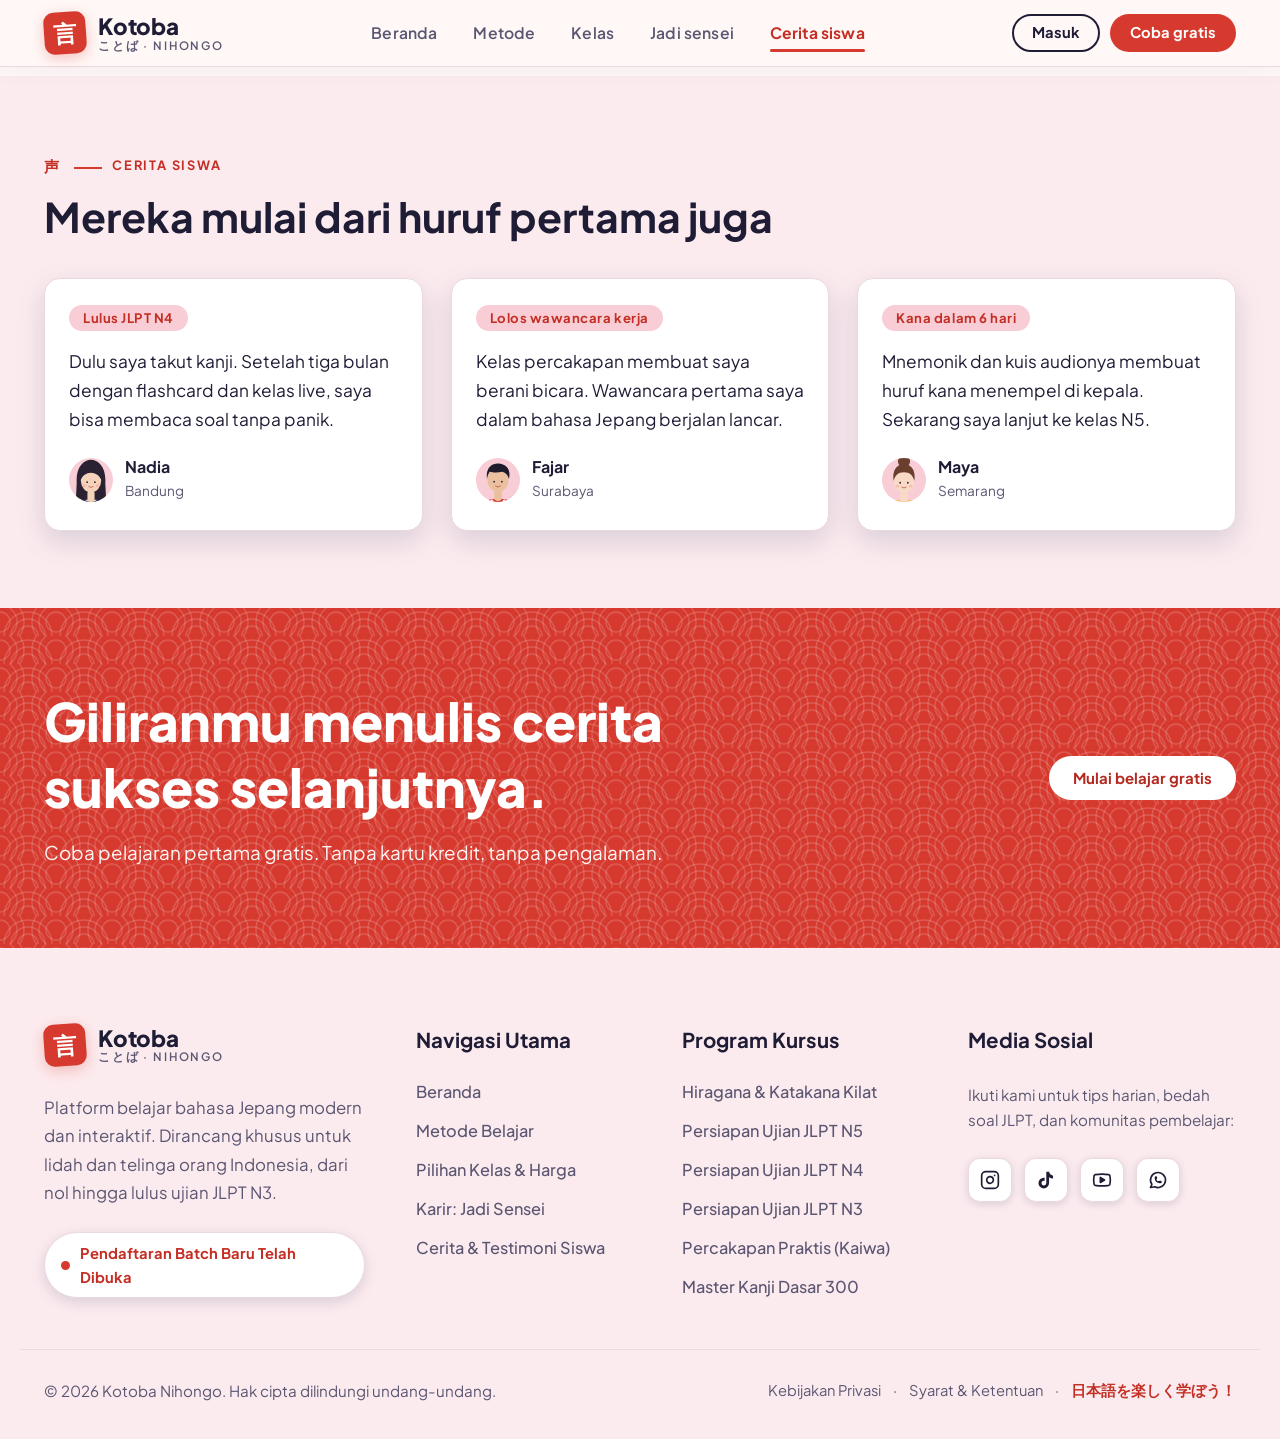
<file: cerita.html>
﻿<!doctype html>
<html lang="id">

<head>
    <meta charset="utf-8">
    <meta name="viewport" content="width=device-width, initial-scale=1.0">
    <title>Cerita Siswa - Kotoba Nihongo</title>

    <!-- Google Fonts: Plus Jakarta Sans -->
    <link rel="preconnect" href="https://fonts.googleapis.com">
    <link rel="preconnect" href="https://fonts.gstatic.com" crossorigin>
    <link href="https://fonts.googleapis.com/css2?family=Plus+Jakarta+Sans:ital,wght@0,400;0,500;0,600;0,700;0,800;1,400;1,700&display=swap" rel="stylesheet">

    <!-- File CSS Terhubung -->
    <link rel="stylesheet" href="style.css">
</head>

<body>
    <svg width="0" height="0" style="position:absolute" aria-hidden="true" focusable="false">
        <defs>
            <path id="petal" d="M0 12C-14 2-12-14-3-14L0-9 3-14C12-14 14 2 0 12Z" />
            <symbol id="p1" viewBox="0 0 200 240">
                <path d="M48 120C44 62 74 36 100 36s56 26 52 84l4 84H44z" fill="var(--hair)" />
                <path d="M26 240c0-42 32-60 74-60s74 18 74 60z" fill="var(--top)" />
                <rect x="87" y="148" width="26" height="40" rx="12" fill="var(--skin)" />
                <path d="M80 182l20 26 20-26z" fill="var(--skin)" />
                <ellipse cx="100" cy="112" rx="37" ry="43" fill="var(--skin)" />
                <path d="M61 112C58 72 80 56 102 58c24 2 40 20 37 54c-8-18-22-28-40-28c-16 0-30 10-38 28z"
                    fill="var(--hair)" />
                <circle cx="86" cy="118" r="3.2" fill="#2B2233" />
                <circle cx="114" cy="118" r="3.2" fill="#2B2233" />
                <path d="M92 134q8 7 16 0" stroke="#B5473F" stroke-width="2.6" fill="none" stroke-linecap="round" />
                <circle cx="76" cy="130" r="6" fill="#F08C8C" opacity=".35" />
                <circle cx="124" cy="130" r="6" fill="#F08C8C" opacity=".35" />
            </symbol>
            <symbol id="p2" viewBox="0 0 200 240">
                <path d="M20 240c0-44 34-62 80-62s80 18 80 62z" fill="var(--top)" />
                <rect x="86" y="146" width="28" height="40" rx="12" fill="var(--skin)" />
                <path d="M78 180l22 24 22-24 8 6-30 30-30-30z" fill="#fff" />
                <ellipse cx="100" cy="110" rx="38" ry="44" fill="var(--skin)" />
                <path d="M60 106C54 64 80 48 102 50c26 2 46 18 38 56c-4-14-12-22-24-26c-14 4-34 4-46 0c-4 6-8 14-10 26z"
                    fill="var(--hair)" />
                <circle cx="86" cy="116" r="3.2" fill="#2B2233" />
                <circle cx="114" cy="116" r="3.2" fill="#2B2233" />
                <path d="M91 132q9 8 18 0" stroke="#B5473F" stroke-width="2.6" fill="none" stroke-linecap="round" />
            </symbol>
            <symbol id="p3" viewBox="0 0 200 240">
                <circle cx="100" cy="42" r="22" fill="var(--hair)" />
                <path d="M30 240c0-42 30-60 70-60s70 18 70 60z" fill="var(--top)" />
                <rect x="87" y="148" width="26" height="40" rx="12" fill="var(--skin)" />
                <path d="M80 182l20 24 20-24z" fill="var(--skin)" />
                <ellipse cx="100" cy="114" rx="37" ry="43" fill="var(--skin)" />
                <path d="M62 114C56 70 78 52 100 52s44 18 38 62c-6-20-16-32-38-32c-22 0-32 12-38 32z"
                    fill="var(--hair)" />
                <circle cx="86" cy="120" r="3.2" fill="#2B2233" />
                <circle cx="114" cy="120" r="3.2" fill="#2B2233" />
                <path d="M92 136q8 7 16 0" stroke="#B5473F" stroke-width="2.6" fill="none" stroke-linecap="round" />
                <circle cx="76" cy="132" r="6" fill="#F08C8C" opacity=".35" />
                <circle cx="124" cy="132" r="6" fill="#F08C8C" opacity=".35" />
            </symbol>
            <symbol id="p4" viewBox="0 0 200 240">
                <path d="M52 124C46 66 76 42 100 42s54 24 48 82c0 20-8 30-14 34H66c-6-4-14-14-14-34z"
                    fill="var(--hair)" />
                <path d="M24 240c0-44 34-60 76-60s76 16 76 60z" fill="var(--top)" />
                <rect x="87" y="148" width="26" height="40" rx="12" fill="var(--skin)" />
                <path d="M80 182l20 24 20-24z" fill="var(--skin)" />
                <ellipse cx="100" cy="114" rx="37" ry="43" fill="var(--skin)" />
                <path d="M61 108C60 70 80 58 100 58s40 12 39 50c-10-10-24-18-39-18s-29 8-39 18z" fill="var(--hair)" />
                <circle cx="85" cy="119" r="3" fill="#2B2233" />
                <circle cx="115" cy="119" r="3" fill="#2B2233" />
                <g fill="none" stroke="#2B2233" stroke-width="2.6">
                    <circle cx="85" cy="119" r="11" />
                    <circle cx="115" cy="119" r="11" />
                    <path d="M96 119h8" />
                </g>
                <path d="M92 137q8 7 16 0" stroke="#B5473F" stroke-width="2.6" fill="none" stroke-linecap="round" />
            </symbol>
        </defs>
    </svg>

        <header class="wrap nav">
        <a class="logo" href="index.html" aria-label="Kotoba Nihongo">
            <span class="seal" aria-hidden="true">言</span>
            <span class="logo-text"><b>Kotoba</b><small>ことば · NIHONGO</small></span>
        </a>
        <nav class="links" id="nav-menu" aria-label="Menu utama">
            <a href="index.html">Beranda</a>
            <a href="metode.html">Metode</a>
            <a href="kelas.html">Kelas</a>
            <a href="sensei.html">Jadi sensei</a>
            <a href="cerita.html" class="active">Cerita siswa</a>
            <div class="mobile-cta">
                <a class="btn btn-line" href="kelas.html">Masuk</a>
                <a class="btn btn-shu" href="kelas.html">Coba gratis</a>
            </div>
        </nav>
        <div class="nav-actions">
            <div class="nav-cta">
                <a class="btn btn-line" href="kelas.html">Masuk</a>
                <a class="btn btn-shu" href="kelas.html">Coba gratis</a>
            </div>
            <button class="nav-toggle" id="nav-toggle" type="button" aria-label="Buka navigasi" aria-expanded="false" aria-controls="nav-menu">
                <span class="bar"></span>
                <span class="bar"></span>
                <span class="bar"></span>
            </button>
        </div>
    </header>

    <main id="top">
        <section class="section stories" id="cerita" aria-labelledby="cerita-title">
            <div class="wrap">
                <span class="eyebrow"><span class="jp">声</span>Cerita siswa</span>
                <h1 class="h2" id="cerita-title">Mereka mulai dari huruf pertama juga</h1>
                <div class="grid">
                    <figure class="story" style="margin:0">
                        <span class="result">Lulus JLPT N4</span>
                        <q>Dulu saya takut kanji. Setelah tiga bulan dengan flashcard dan kelas live, saya bisa membaca
                            soal tanpa panik.</q>
                        <footer><span class="av c1"><svg viewBox="20 30 160 160">
                                    <use href="#p1" width="200" height="240" />
                                </svg></span>
                            <div><b>Nadia</b><span>Bandung</span></div>
                        </footer>
                    </figure>
                    <figure class="story" style="margin:0">
                        <span class="result">Lolos wawancara kerja</span>
                        <q>Kelas percakapan membuat saya berani bicara. Wawancara pertama saya dalam bahasa Jepang
                            berjalan lancar.</q>
                        <footer><span class="av c2"><svg viewBox="20 30 160 160">
                                    <use href="#p2" width="200" height="240" />
                                </svg></span>
                            <div><b>Fajar</b><span>Surabaya</span></div>
                        </footer>
                    </figure>
                    <figure class="story" style="margin:0">
                        <span class="result">Kana dalam 6 hari</span>
                        <q>Mnemonik dan kuis audionya membuat huruf kana menempel di kepala. Sekarang saya lanjut ke
                            kelas N5.</q>
                        <footer><span class="av c3"><svg viewBox="20 30 160 160">
                                    <use href="#p3" width="200" height="240" />
                                </svg></span>
                            <div><b>Maya</b><span>Semarang</span></div>
                        </footer>
                    </figure>
                </div>
            </div>
        </section>

        <section class="cta" aria-labelledby="cta-title">
            <div class="wrap">
                <div>
                    <h2 id="cta-title">Giliranmu menulis cerita sukses selanjutnya.</h2>
                    <p>Coba pelajaran pertama gratis. Tanpa kartu kredit, tanpa pengalaman.</p>
                </div>
                <a class="btn btn-white" href="kelas.html">Mulai belajar gratis</a>
            </div>
        </section>
    </main>

        <footer class="site" role="contentinfo">
        <div class="wrap footer-main">
            <div class="footer-col brand-col">
                <a class="logo" href="index.html" aria-label="Kotoba Nihongo">
                    <span class="seal" aria-hidden="true">言</span>
                    <span class="logo-text"><b>Kotoba</b><small>ことば · NIHONGO</small></span>
                </a>
                <p class="footer-desc">
                    Platform belajar bahasa Jepang modern dan interaktif. Dirancang khusus untuk lidah dan telinga orang Indonesia, dari nol hingga lulus ujian JLPT N3.
                </p>
                <div class="footer-badge">
                    <span class="dot"></span>
                    <span>Pendaftaran Batch Baru Telah Dibuka</span>
                </div>
            </div>

            <div class="footer-col">
                <h4 class="footer-heading">Navigasi Utama</h4>
                <ul class="footer-links">
                    <li><a href="index.html">Beranda</a></li>
                    <li><a href="metode.html">Metode Belajar</a></li>
                    <li><a href="kelas.html">Pilihan Kelas & Harga</a></li>
                    <li><a href="sensei.html">Karir: Jadi Sensei</a></li>
                    <li><a href="cerita.html">Cerita & Testimoni Siswa</a></li>
                </ul>
            </div>

            <div class="footer-col">
                <h4 class="footer-heading">Program Kursus</h4>
                <ul class="footer-links">
                    <li><a href="kelas.html">Hiragana & Katakana Kilat</a></li>
                    <li><a href="kelas.html">Persiapan Ujian JLPT N5</a></li>
                    <li><a href="kelas.html">Persiapan Ujian JLPT N4</a></li>
                    <li><a href="kelas.html">Persiapan Ujian JLPT N3</a></li>
                    <li><a href="kelas.html">Percakapan Praktis (Kaiwa)</a></li>
                    <li><a href="kelas.html">Master Kanji Dasar 300</a></li>
                </ul>
            </div>

            <div class="footer-col">
                <h4 class="footer-heading">Media Sosial</h4>
                <p class="footer-subtext">Ikuti kami untuk tips harian, bedah soal JLPT, dan komunitas pembelajar:</p>
                <div class="footer-social">
                    <a href="https://instagram.com" target="_blank" rel="noopener" class="social-link" aria-label="Instagram Kotoba Nihongo" title="Instagram: @kotobanihongo">
                        <svg width="20" height="20" viewBox="0 0 24 24" fill="none" stroke="currentColor" stroke-width="2" stroke-linecap="round" stroke-linejoin="round">
                            <rect width="20" height="20" x="2" y="2" rx="5" ry="5"/>
                            <path d="M16 11.37A4 4 0 1 1 12.63 8 4 4 0 0 1 16 11.37z"/>
                            <line x1="17.5" x2="17.51" y1="6.5" y2="6.5"/>
                        </svg>
                    </a>
                    <a href="https://tiktok.com" target="_blank" rel="noopener" class="social-link" aria-label="TikTok Kotoba Nihongo" title="TikTok: @kotoba.nihongo">
                        <svg width="20" height="20" viewBox="0 0 24 24" fill="currentColor">
                            <path d="M19.59 6.69a4.83 4.83 0 0 1-3.77-4.25V2h-3.45v13.67a2.89 2.89 0 0 1-5.2 1.74 2.89 2.89 0 0 1 2.31-4.64c.298-.002.595.042.88.13V9.4a6.33 6.33 0 0 0-1-.08A6.34 6.34 0 0 0 3 15.66a6.34 6.34 0 0 0 10.82 4.47 6.27 6.27 0 0 0 1.87-4.47v-7.1a8.16 8.16 0 0 0 4.77 1.52v-3.4a4.85 4.85 0 0 1-.87.01z"/>
                        </svg>
                    </a>
                    <a href="https://youtube.com" target="_blank" rel="noopener" class="social-link" aria-label="YouTube Kotoba Nihongo" title="YouTube: Kotoba Nihongo">
                        <svg width="20" height="20" viewBox="0 0 24 24" fill="none" stroke="currentColor" stroke-width="2" stroke-linecap="round" stroke-linejoin="round">
                            <path d="M2.5 17a24.12 24.12 0 0 1 0-10 2 2 0 0 1 1.4-1.4 49.56 49.56 0 0 1 16.2 0A2 2 0 0 1 21.5 7a24.12 24.12 0 0 1 0 10 2 2 0 0 1-1.4 1.4 49.55 49.55 0 0 1-16.2 0A2 2 0 0 1 2.5 17"/>
                            <polygon points="10 15 15 12 10 9 10 15" fill="currentColor"/>
                        </svg>
                    </a>
                    <a href="https://whatsapp.com" target="_blank" rel="noopener" class="social-link" aria-label="Komunitas WhatsApp Kotoba" title="Komunitas WA: Grup Diskusi & Belajar">
                        <svg width="20" height="20" viewBox="0 0 24 24" fill="none" stroke="currentColor" stroke-width="2" stroke-linecap="round" stroke-linejoin="round">
                            <path d="M3 21l1.65-3.8a9 9 0 1 1 3.4 2.9L3 21"/>
                            <path d="M9 10a.5.5 0 0 0 1 0V9a.5.5 0 0 0-1 0v1a5 5 0 0 0 5 5h1a.5.5 0 0 0 0-1h-1a.5.5 0 0 0 0 1"/>
                        </svg>
                    </a>
                </div>
            </div>
        </div>

        <div class="wrap footer-bottom">
            <p class="copy">© 2026 Kotoba Nihongo. Hak cipta dilindungi undang-undang.</p>
            <div class="footer-legal">
                <a href="#top">Kebijakan Privasi</a>
                <span>·</span>
                <a href="#top">Syarat & Ketentuan</a>
                <span>·</span>
                <span class="jp-tag">日本語を楽しく学ぼう！</span>
            </div>
        </div>
    </footer>

    <!-- File JavaScript Terhubung -->
    <script src="script.js"></script>
</body>

</html>
</file>
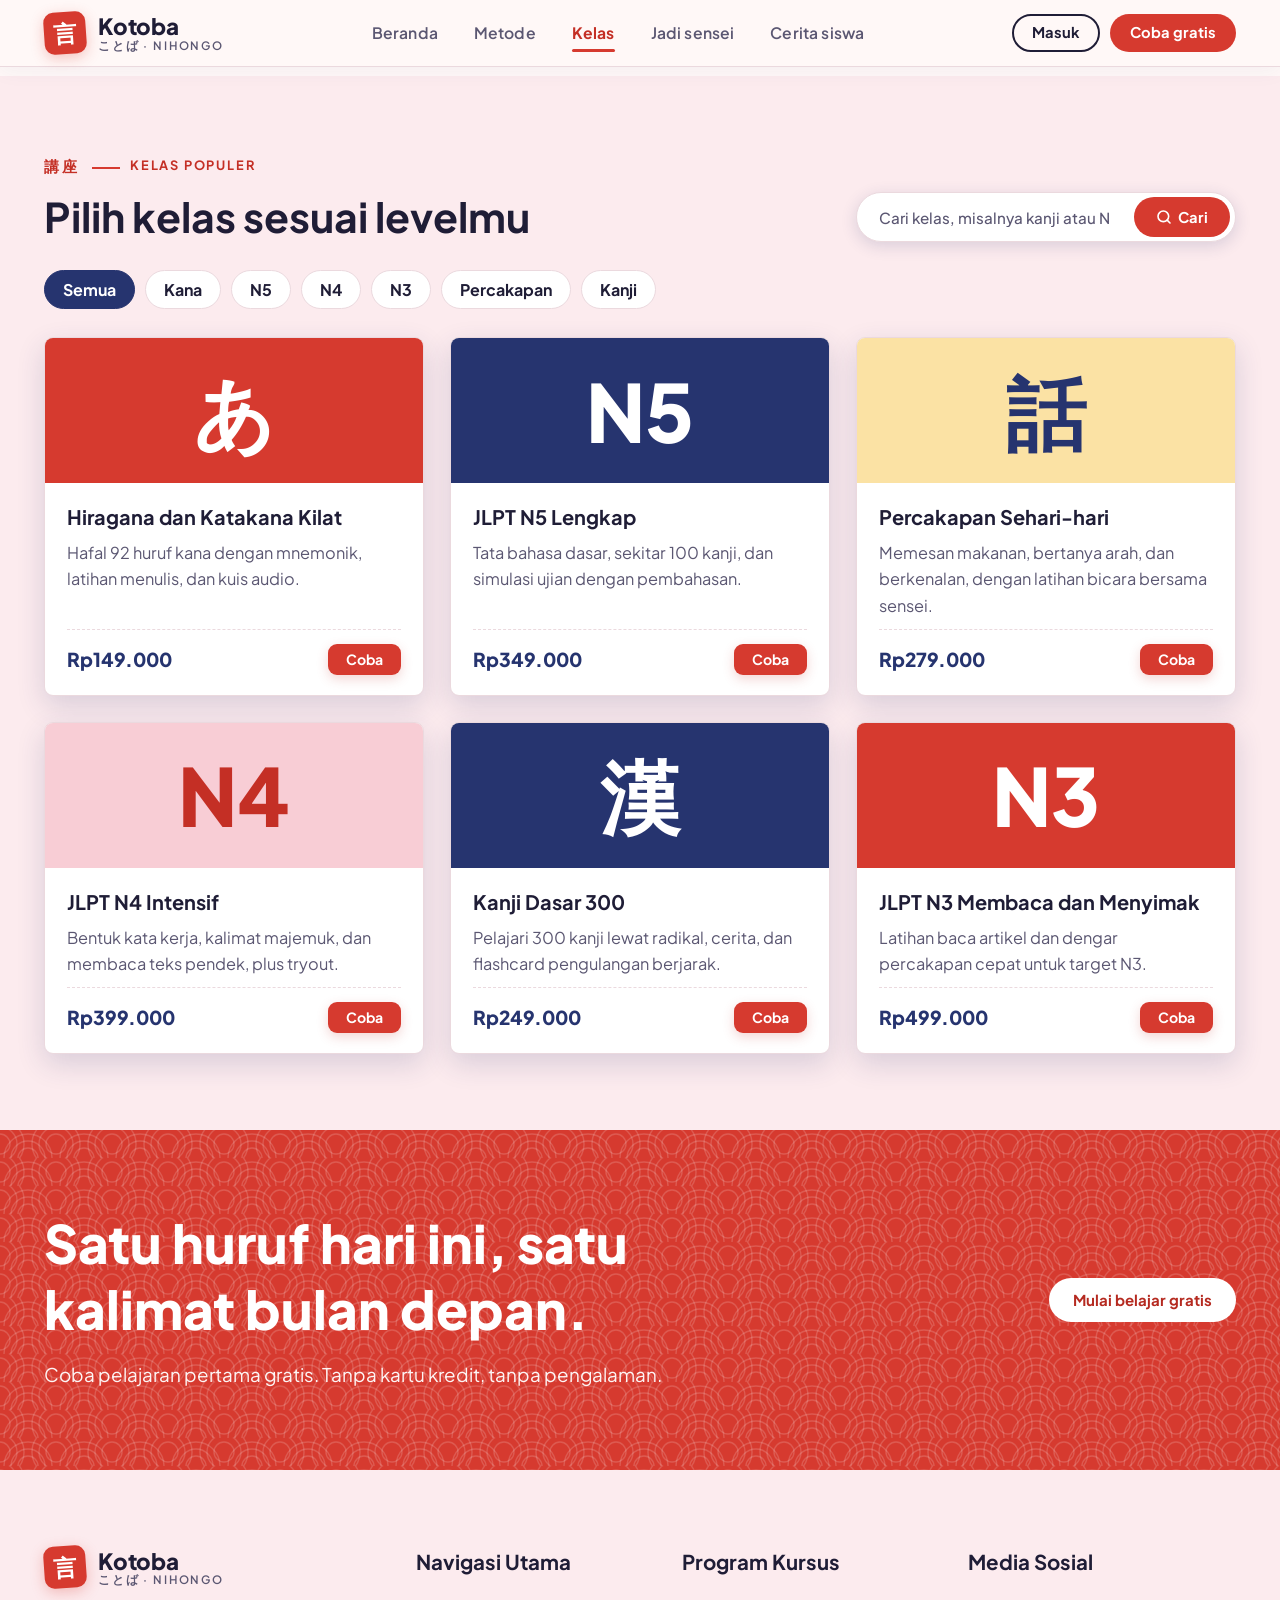
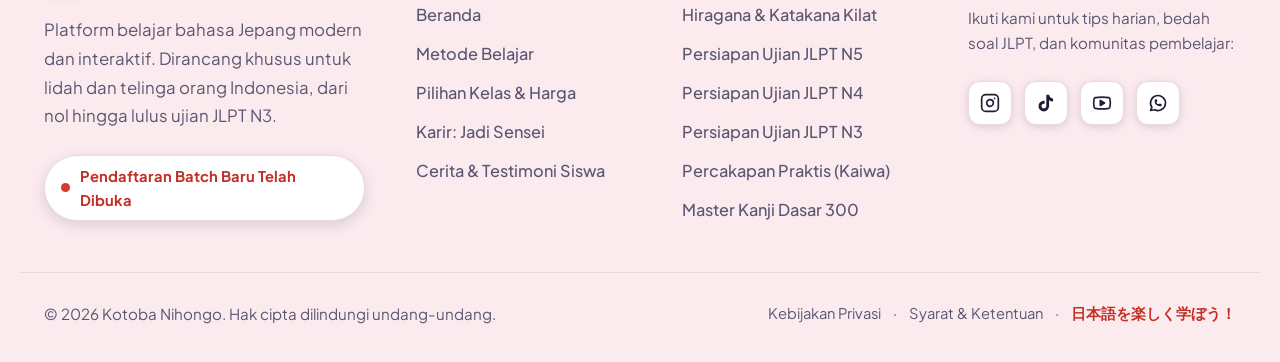
<file: kelas.html>
﻿<!doctype html>
<html lang="id">

<head>
    <meta charset="utf-8">
    <meta name="viewport" content="width=device-width, initial-scale=1.0">
    <title>Pilihan Kelas - Kotoba Nihongo</title>

    <!-- Google Fonts: Plus Jakarta Sans -->
    <link rel="preconnect" href="https://fonts.googleapis.com">
    <link rel="preconnect" href="https://fonts.gstatic.com" crossorigin>
    <link href="https://fonts.googleapis.com/css2?family=Plus+Jakarta+Sans:ital,wght@0,400;0,500;0,600;0,700;0,800;1,400;1,700&display=swap" rel="stylesheet">

    <!-- File CSS Terhubung -->
    <link rel="stylesheet" href="style.css">
</head>

<body>
    <svg width="0" height="0" style="position:absolute" aria-hidden="true" focusable="false">
        <defs>
            <path id="petal" d="M0 12C-14 2-12-14-3-14L0-9 3-14C12-14 14 2 0 12Z" />
            <symbol id="p1" viewBox="0 0 200 240">
                <path d="M48 120C44 62 74 36 100 36s56 26 52 84l4 84H44z" fill="var(--hair)" />
                <path d="M26 240c0-42 32-60 74-60s74 18 74 60z" fill="var(--top)" />
                <rect x="87" y="148" width="26" height="40" rx="12" fill="var(--skin)" />
                <path d="M80 182l20 26 20-26z" fill="var(--skin)" />
                <ellipse cx="100" cy="112" rx="37" ry="43" fill="var(--skin)" />
                <path d="M61 112C58 72 80 56 102 58c24 2 40 20 37 54c-8-18-22-28-40-28c-16 0-30 10-38 28z"
                    fill="var(--hair)" />
                <circle cx="86" cy="118" r="3.2" fill="#2B2233" />
                <circle cx="114" cy="118" r="3.2" fill="#2B2233" />
                <path d="M92 134q8 7 16 0" stroke="#B5473F" stroke-width="2.6" fill="none" stroke-linecap="round" />
                <circle cx="76" cy="130" r="6" fill="#F08C8C" opacity=".35" />
                <circle cx="124" cy="130" r="6" fill="#F08C8C" opacity=".35" />
            </symbol>
            <symbol id="p2" viewBox="0 0 200 240">
                <path d="M20 240c0-44 34-62 80-62s80 18 80 62z" fill="var(--top)" />
                <rect x="86" y="146" width="28" height="40" rx="12" fill="var(--skin)" />
                <path d="M78 180l22 24 22-24 8 6-30 30-30-30z" fill="#fff" />
                <ellipse cx="100" cy="110" rx="38" ry="44" fill="var(--skin)" />
                <path d="M60 106C54 64 80 48 102 50c26 2 46 18 38 56c-4-14-12-22-24-26c-14 4-34 4-46 0c-4 6-8 14-10 26z"
                    fill="var(--hair)" />
                <circle cx="86" cy="116" r="3.2" fill="#2B2233" />
                <circle cx="114" cy="116" r="3.2" fill="#2B2233" />
                <path d="M91 132q9 8 18 0" stroke="#B5473F" stroke-width="2.6" fill="none" stroke-linecap="round" />
            </symbol>
            <symbol id="p3" viewBox="0 0 200 240">
                <circle cx="100" cy="42" r="22" fill="var(--hair)" />
                <path d="M30 240c0-42 30-60 70-60s70 18 70 60z" fill="var(--top)" />
                <rect x="87" y="148" width="26" height="40" rx="12" fill="var(--skin)" />
                <path d="M80 182l20 24 20-24z" fill="var(--skin)" />
                <ellipse cx="100" cy="114" rx="37" ry="43" fill="var(--skin)" />
                <path d="M62 114C56 70 78 52 100 52s44 18 38 62c-6-20-16-32-38-32c-22 0-32 12-38 32z"
                    fill="var(--hair)" />
                <circle cx="86" cy="120" r="3.2" fill="#2B2233" />
                <circle cx="114" cy="120" r="3.2" fill="#2B2233" />
                <path d="M92 136q8 7 16 0" stroke="#B5473F" stroke-width="2.6" fill="none" stroke-linecap="round" />
                <circle cx="76" cy="132" r="6" fill="#F08C8C" opacity=".35" />
                <circle cx="124" cy="132" r="6" fill="#F08C8C" opacity=".35" />
            </symbol>
            <symbol id="p4" viewBox="0 0 200 240">
                <path d="M52 124C46 66 76 42 100 42s54 24 48 82c0 20-8 30-14 34H66c-6-4-14-14-14-34z"
                    fill="var(--hair)" />
                <path d="M24 240c0-44 34-60 76-60s76 16 76 60z" fill="var(--top)" />
                <rect x="87" y="148" width="26" height="40" rx="12" fill="var(--skin)" />
                <path d="M80 182l20 24 20-24z" fill="var(--skin)" />
                <ellipse cx="100" cy="114" rx="37" ry="43" fill="var(--skin)" />
                <path d="M61 108C60 70 80 58 100 58s40 12 39 50c-10-10-24-18-39-18s-29 8-39 18z" fill="var(--hair)" />
                <circle cx="85" cy="119" r="3" fill="#2B2233" />
                <circle cx="115" cy="119" r="3" fill="#2B2233" />
                <g fill="none" stroke="#2B2233" stroke-width="2.6">
                    <circle cx="85" cy="119" r="11" />
                    <circle cx="115" cy="119" r="11" />
                    <path d="M96 119h8" />
                </g>
                <path d="M92 137q8 7 16 0" stroke="#B5473F" stroke-width="2.6" fill="none" stroke-linecap="round" />
            </symbol>
        </defs>
    </svg>

        <header class="wrap nav">
        <a class="logo" href="index.html" aria-label="Kotoba Nihongo">
            <span class="seal" aria-hidden="true">言</span>
            <span class="logo-text"><b>Kotoba</b><small>ことば · NIHONGO</small></span>
        </a>
        <nav class="links" id="nav-menu" aria-label="Menu utama">
            <a href="index.html">Beranda</a>
            <a href="metode.html">Metode</a>
            <a href="kelas.html" class="active">Kelas</a>
            <a href="sensei.html">Jadi sensei</a>
            <a href="cerita.html">Cerita siswa</a>
            <div class="mobile-cta">
                <a class="btn btn-line" href="kelas.html">Masuk</a>
                <a class="btn btn-shu" href="kelas.html">Coba gratis</a>
            </div>
        </nav>
        <div class="nav-actions">
            <div class="nav-cta">
                <a class="btn btn-line" href="kelas.html">Masuk</a>
                <a class="btn btn-shu" href="kelas.html">Coba gratis</a>
            </div>
            <button class="nav-toggle" id="nav-toggle" type="button" aria-label="Buka navigasi" aria-expanded="false" aria-controls="nav-menu">
                <span class="bar"></span>
                <span class="bar"></span>
                <span class="bar"></span>
            </button>
        </div>
    </header>

    <main id="top">
        <section class="section courses" id="kelas" aria-labelledby="kelas-title">
            <div class="wrap">
                <div class="courses-head">
                    <div>
                        <span class="eyebrow"><span class="jp">講座</span>Kelas populer</span>
                        <h1 class="h2" id="kelas-title">Pilih kelas sesuai levelmu</h1>
                    </div>
                    <div class="courses-filter-bar">
                        <div class="category-dropdown-wrap">
                            <label for="level-select" hidden>Pilih Kategori</label>
                            <select class="category-select" id="level-select" aria-label="Pilih kategori kelas">
                                <option value="all">Semua Kategori</option>
                                <option value="kana">Kana</option>
                                <option value="n5">JLPT N5</option>
                                <option value="n4">JLPT N4</option>
                                <option value="n3">JLPT N3</option>
                                <option value="percakapan">Percakapan</option>
                                <option value="kanji">Kanji</option>
                            </select>
                            <span class="select-chevron" aria-hidden="true">
                                <svg width="15" height="15" viewBox="0 0 24 24" fill="none" stroke="currentColor" stroke-width="2.5" stroke-linecap="round" stroke-linejoin="round"><path d="m6 9 6 6 6-6"/></svg>
                            </span>
                        </div>
                        <form class="search" id="search" role="search">
                            <label for="q" hidden>Cari kelas</label>
                            <input id="q" type="search" placeholder="Cari kelas, misalnya kanji atau N4" autocomplete="off">
                            <button class="btn btn-shu" type="submit" aria-label="Cari kelas">
                                <svg class="search-btn-icon" width="16" height="16" viewBox="0 0 24 24" fill="none" stroke="currentColor" stroke-width="2.4" stroke-linecap="round" stroke-linejoin="round" aria-hidden="true"><circle cx="11" cy="11" r="8"/><path d="m21 21-4.3-4.3"/></svg>
                                <span class="search-btn-text">Cari</span>
                            </button>
                        </form>
                    </div>
                </div>
                <div class="chips" role="group" aria-label="Filter level">
                    <button class="chip" type="button" data-level="all" aria-pressed="true">Semua</button>
                    <button class="chip" type="button" data-level="kana" aria-pressed="false">Kana</button>
                    <button class="chip" type="button" data-level="n5" aria-pressed="false">N5</button>
                    <button class="chip" type="button" data-level="n4" aria-pressed="false">N4</button>
                    <button class="chip" type="button" data-level="n3" aria-pressed="false">N3</button>
                    <button class="chip" type="button" data-level="percakapan" aria-pressed="false">Percakapan</button>
                    <button class="chip" type="button" data-level="kanji" aria-pressed="false">Kanji</button>
                </div>
                <div class="grid" id="grid">
                    <article class="course" data-level="kana">
                        <div class="glyph t-shu" aria-hidden="true">あ</div>
                        <div class="course-body">
                            <h3>Hiragana dan Katakana Kilat</h3>
                            <p>Hafal 92 huruf kana dengan mnemonik, latihan menulis, dan kuis audio.</p>
                            <div class="course-foot">
                                <span class="price">Rp149.000</span>
                                <a href="#cta" class="btn-coba">Coba</a>
                            </div>
                        </div>
                    </article>
                    <article class="course" data-level="n5">
                        <div class="glyph t-indigo" aria-hidden="true">N5</div>
                        <div class="course-body">
                            <h3>JLPT N5 Lengkap</h3>
                            <p>Tata bahasa dasar, sekitar 100 kanji, dan simulasi ujian dengan pembahasan.</p>
                            <div class="course-foot">
                                <span class="price">Rp349.000</span>
                                <a href="#cta" class="btn-coba">Coba</a>
                            </div>
                        </div>
                    </article>
                    <article class="course" data-level="percakapan">
                        <div class="glyph t-kinari" aria-hidden="true">話</div>
                        <div class="course-body">
                            <h3>Percakapan Sehari-hari</h3>
                            <p>Memesan makanan, bertanya arah, dan berkenalan, dengan latihan bicara bersama sensei.</p>
                            <div class="course-foot">
                                <span class="price">Rp279.000</span>
                                <a href="#cta" class="btn-coba">Coba</a>
                            </div>
                        </div>
                    </article>
                    <article class="course" data-level="n4">
                        <div class="glyph t-sakura" aria-hidden="true">N4</div>
                        <div class="course-body">
                            <h3>JLPT N4 Intensif</h3>
                            <p>Bentuk kata kerja, kalimat majemuk, dan membaca teks pendek, plus tryout.</p>
                            <div class="course-foot">
                                <span class="price">Rp399.000</span>
                                <a href="#cta" class="btn-coba">Coba</a>
                            </div>
                        </div>
                    </article>
                    <article class="course" data-level="kanji">
                        <div class="glyph t-indigo" aria-hidden="true">漢</div>
                        <div class="course-body">
                            <h3>Kanji Dasar 300</h3>
                            <p>Pelajari 300 kanji lewat radikal, cerita, dan flashcard pengulangan berjarak.</p>
                            <div class="course-foot">
                                <span class="price">Rp249.000</span>
                                <a href="#cta" class="btn-coba">Coba</a>
                            </div>
                        </div>
                    </article>
                    <article class="course" data-level="n3">
                        <div class="glyph t-shu" aria-hidden="true">N3</div>
                        <div class="course-body">
                            <h3>JLPT N3 Membaca dan Menyimak</h3>
                            <p>Latihan baca artikel dan dengar percakapan cepat untuk target N3.</p>
                            <div class="course-foot">
                                <span class="price">Rp499.000</span>
                                <a href="#cta" class="btn-coba">Coba</a>
                            </div>
                        </div>
                    </article>
                </div>
                <p class="empty" id="empty" hidden>Belum ada kelas yang cocok. Coba kata kunci lain atau pilih Semua.
                </p>
            </div>
        </section>

        <section class="cta" aria-labelledby="cta-title">
            <div class="wrap">
                <div>
                    <h2 id="cta-title">Satu huruf hari ini, satu kalimat bulan depan.</h2>
                    <p>Coba pelajaran pertama gratis. Tanpa kartu kredit, tanpa pengalaman.</p>
                </div>
                <a class="btn btn-white" href="#kelas">Mulai belajar gratis</a>
            </div>
        </section>
    </main>

        <footer class="site" role="contentinfo">
        <div class="wrap footer-main">
            <div class="footer-col brand-col">
                <a class="logo" href="index.html" aria-label="Kotoba Nihongo">
                    <span class="seal" aria-hidden="true">言</span>
                    <span class="logo-text"><b>Kotoba</b><small>ことば · NIHONGO</small></span>
                </a>
                <p class="footer-desc">
                    Platform belajar bahasa Jepang modern dan interaktif. Dirancang khusus untuk lidah dan telinga orang Indonesia, dari nol hingga lulus ujian JLPT N3.
                </p>
                <div class="footer-badge">
                    <span class="dot"></span>
                    <span>Pendaftaran Batch Baru Telah Dibuka</span>
                </div>
            </div>

            <div class="footer-col">
                <h4 class="footer-heading">Navigasi Utama</h4>
                <ul class="footer-links">
                    <li><a href="index.html">Beranda</a></li>
                    <li><a href="metode.html">Metode Belajar</a></li>
                    <li><a href="kelas.html">Pilihan Kelas & Harga</a></li>
                    <li><a href="sensei.html">Karir: Jadi Sensei</a></li>
                    <li><a href="cerita.html">Cerita & Testimoni Siswa</a></li>
                </ul>
            </div>

            <div class="footer-col">
                <h4 class="footer-heading">Program Kursus</h4>
                <ul class="footer-links">
                    <li><a href="kelas.html">Hiragana & Katakana Kilat</a></li>
                    <li><a href="kelas.html">Persiapan Ujian JLPT N5</a></li>
                    <li><a href="kelas.html">Persiapan Ujian JLPT N4</a></li>
                    <li><a href="kelas.html">Persiapan Ujian JLPT N3</a></li>
                    <li><a href="kelas.html">Percakapan Praktis (Kaiwa)</a></li>
                    <li><a href="kelas.html">Master Kanji Dasar 300</a></li>
                </ul>
            </div>

            <div class="footer-col">
                <h4 class="footer-heading">Media Sosial</h4>
                <p class="footer-subtext">Ikuti kami untuk tips harian, bedah soal JLPT, dan komunitas pembelajar:</p>
                <div class="footer-social">
                    <a href="https://instagram.com" target="_blank" rel="noopener" class="social-link" aria-label="Instagram Kotoba Nihongo" title="Instagram: @kotobanihongo">
                        <svg width="20" height="20" viewBox="0 0 24 24" fill="none" stroke="currentColor" stroke-width="2" stroke-linecap="round" stroke-linejoin="round">
                            <rect width="20" height="20" x="2" y="2" rx="5" ry="5"/>
                            <path d="M16 11.37A4 4 0 1 1 12.63 8 4 4 0 0 1 16 11.37z"/>
                            <line x1="17.5" x2="17.51" y1="6.5" y2="6.5"/>
                        </svg>
                    </a>
                    <a href="https://tiktok.com" target="_blank" rel="noopener" class="social-link" aria-label="TikTok Kotoba Nihongo" title="TikTok: @kotoba.nihongo">
                        <svg width="20" height="20" viewBox="0 0 24 24" fill="currentColor">
                            <path d="M19.59 6.69a4.83 4.83 0 0 1-3.77-4.25V2h-3.45v13.67a2.89 2.89 0 0 1-5.2 1.74 2.89 2.89 0 0 1 2.31-4.64c.298-.002.595.042.88.13V9.4a6.33 6.33 0 0 0-1-.08A6.34 6.34 0 0 0 3 15.66a6.34 6.34 0 0 0 10.82 4.47 6.27 6.27 0 0 0 1.87-4.47v-7.1a8.16 8.16 0 0 0 4.77 1.52v-3.4a4.85 4.85 0 0 1-.87.01z"/>
                        </svg>
                    </a>
                    <a href="https://youtube.com" target="_blank" rel="noopener" class="social-link" aria-label="YouTube Kotoba Nihongo" title="YouTube: Kotoba Nihongo">
                        <svg width="20" height="20" viewBox="0 0 24 24" fill="none" stroke="currentColor" stroke-width="2" stroke-linecap="round" stroke-linejoin="round">
                            <path d="M2.5 17a24.12 24.12 0 0 1 0-10 2 2 0 0 1 1.4-1.4 49.56 49.56 0 0 1 16.2 0A2 2 0 0 1 21.5 7a24.12 24.12 0 0 1 0 10 2 2 0 0 1-1.4 1.4 49.55 49.55 0 0 1-16.2 0A2 2 0 0 1 2.5 17"/>
                            <polygon points="10 15 15 12 10 9 10 15" fill="currentColor"/>
                        </svg>
                    </a>
                    <a href="https://whatsapp.com" target="_blank" rel="noopener" class="social-link" aria-label="Komunitas WhatsApp Kotoba" title="Komunitas WA: Grup Diskusi & Belajar">
                        <svg width="20" height="20" viewBox="0 0 24 24" fill="none" stroke="currentColor" stroke-width="2" stroke-linecap="round" stroke-linejoin="round">
                            <path d="M3 21l1.65-3.8a9 9 0 1 1 3.4 2.9L3 21"/>
                            <path d="M9 10a.5.5 0 0 0 1 0V9a.5.5 0 0 0-1 0v1a5 5 0 0 0 5 5h1a.5.5 0 0 0 0-1h-1a.5.5 0 0 0 0 1"/>
                        </svg>
                    </a>
                </div>
            </div>
        </div>

        <div class="wrap footer-bottom">
            <p class="copy">© 2026 Kotoba Nihongo. Hak cipta dilindungi undang-undang.</p>
            <div class="footer-legal">
                <a href="#top">Kebijakan Privasi</a>
                <span>·</span>
                <a href="#top">Syarat & Ketentuan</a>
                <span>·</span>
                <span class="jp-tag">日本語を楽しく学ぼう！</span>
            </div>
        </div>
    </footer>

    <!-- File JavaScript Terhubung -->
    <script src="script.js"></script>
</body>

</html>
</file>
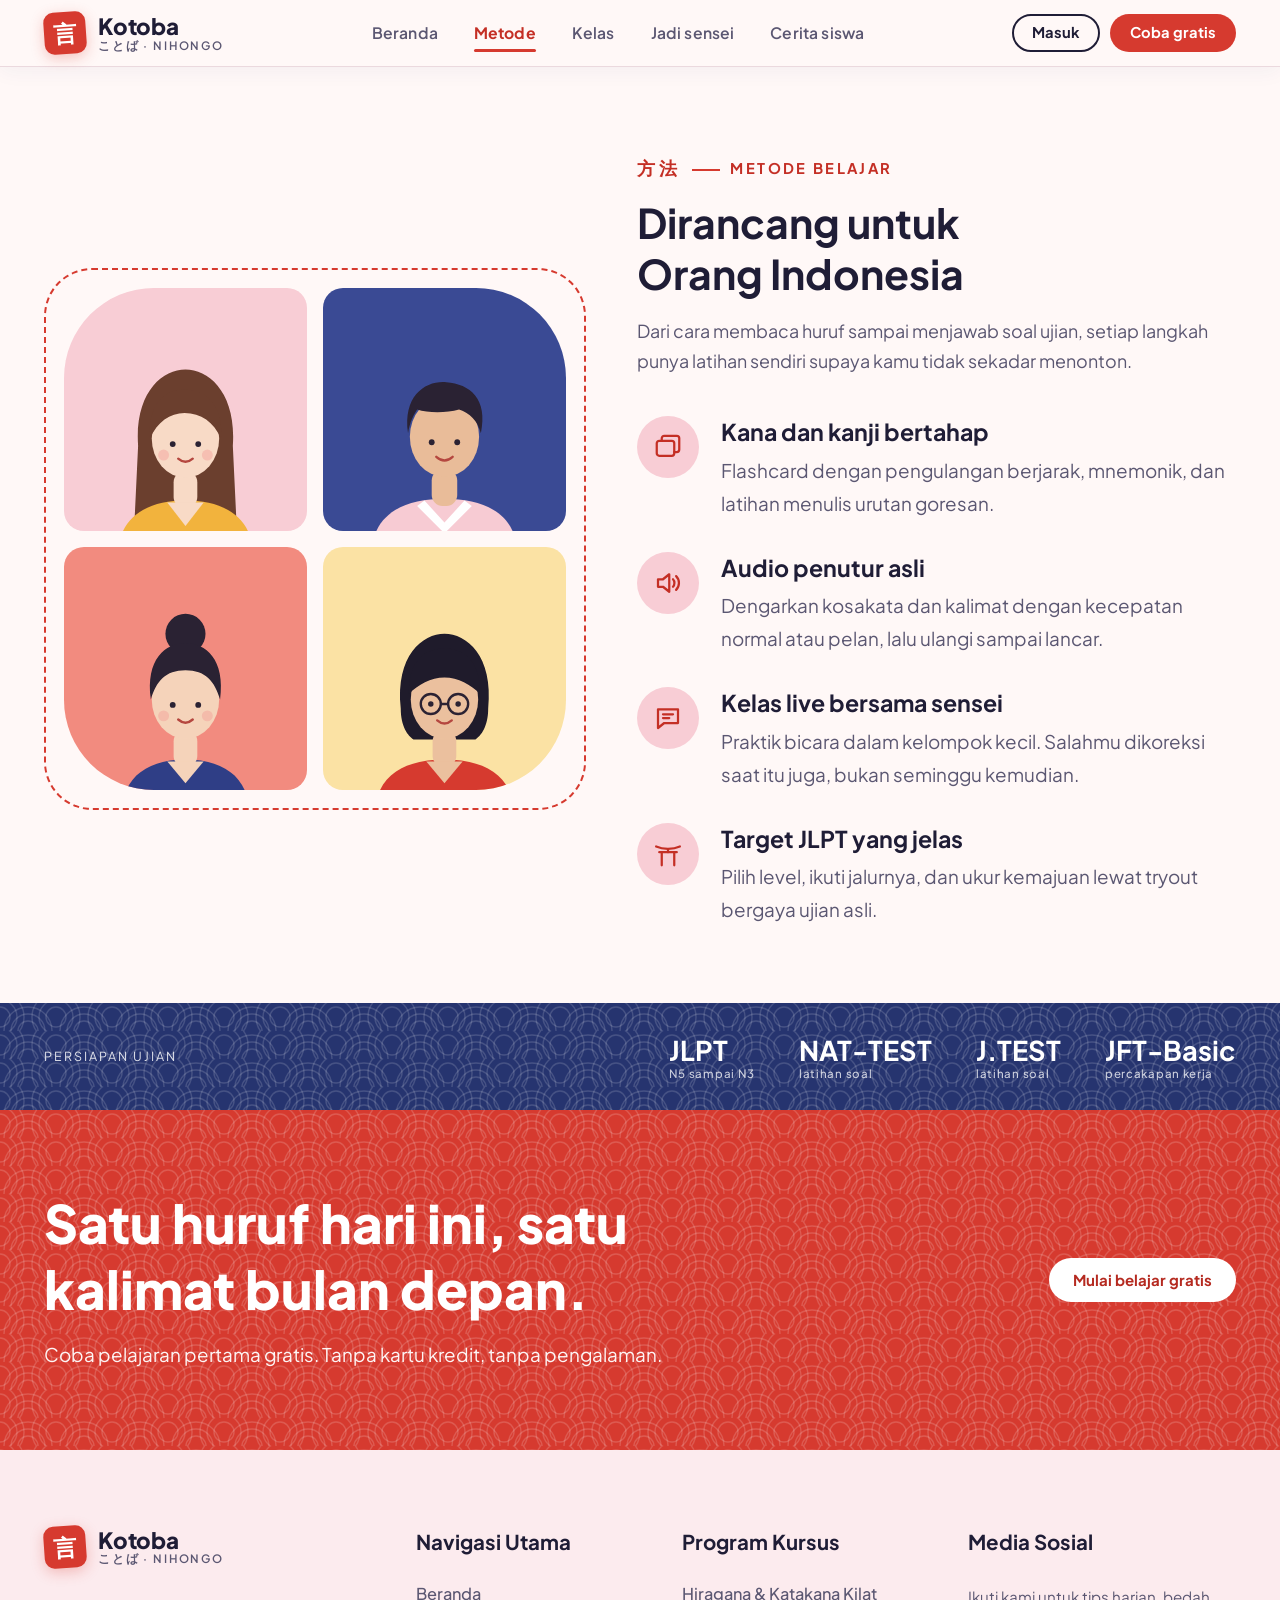
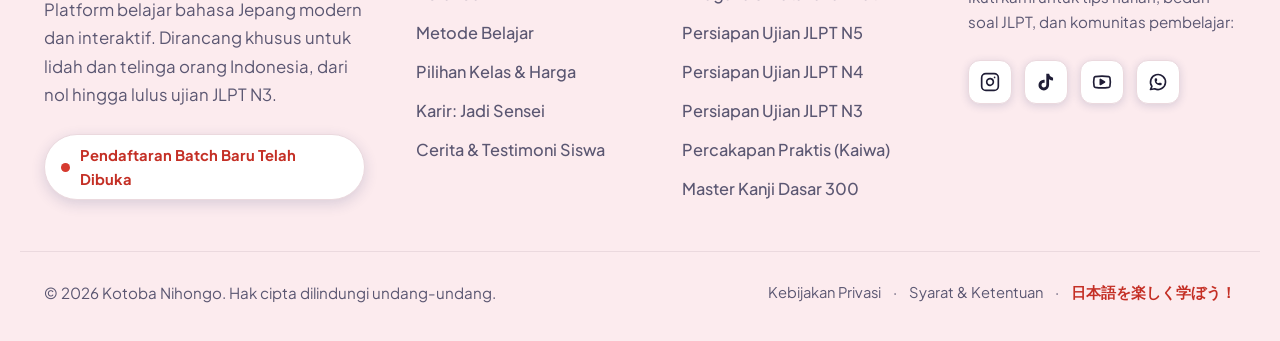
<file: metode.html>
﻿<!doctype html>
<html lang="id">

<head>
    <meta charset="utf-8">
    <meta name="viewport" content="width=device-width, initial-scale=1.0">
    <title>Metode Belajar - Kotoba Nihongo</title>

    <!-- Google Fonts: Plus Jakarta Sans -->
    <link rel="preconnect" href="https://fonts.googleapis.com">
    <link rel="preconnect" href="https://fonts.gstatic.com" crossorigin>
    <link href="https://fonts.googleapis.com/css2?family=Plus+Jakarta+Sans:ital,wght@0,400;0,500;0,600;0,700;0,800;1,400;1,700&display=swap" rel="stylesheet">

    <!-- File CSS Terhubung -->
    <link rel="stylesheet" href="style.css">
</head>

<body>
    <svg width="0" height="0" style="position:absolute" aria-hidden="true" focusable="false">
        <defs>
            <path id="petal" d="M0 12C-14 2-12-14-3-14L0-9 3-14C12-14 14 2 0 12Z" />
            <symbol id="p1" viewBox="0 0 200 240">
                <path d="M48 120C44 62 74 36 100 36s56 26 52 84l4 84H44z" fill="var(--hair)" />
                <path d="M26 240c0-42 32-60 74-60s74 18 74 60z" fill="var(--top)" />
                <rect x="87" y="148" width="26" height="40" rx="12" fill="var(--skin)" />
                <path d="M80 182l20 26 20-26z" fill="var(--skin)" />
                <ellipse cx="100" cy="112" rx="37" ry="43" fill="var(--skin)" />
                <path d="M61 112C58 72 80 56 102 58c24 2 40 20 37 54c-8-18-22-28-40-28c-16 0-30 10-38 28z"
                    fill="var(--hair)" />
                <circle cx="86" cy="118" r="3.2" fill="#2B2233" />
                <circle cx="114" cy="118" r="3.2" fill="#2B2233" />
                <path d="M92 134q8 7 16 0" stroke="#B5473F" stroke-width="2.6" fill="none" stroke-linecap="round" />
                <circle cx="76" cy="130" r="6" fill="#F08C8C" opacity=".35" />
                <circle cx="124" cy="130" r="6" fill="#F08C8C" opacity=".35" />
            </symbol>
            <symbol id="p2" viewBox="0 0 200 240">
                <path d="M20 240c0-44 34-62 80-62s80 18 80 62z" fill="var(--top)" />
                <rect x="86" y="146" width="28" height="40" rx="12" fill="var(--skin)" />
                <path d="M78 180l22 24 22-24 8 6-30 30-30-30z" fill="#fff" />
                <ellipse cx="100" cy="110" rx="38" ry="44" fill="var(--skin)" />
                <path d="M60 106C54 64 80 48 102 50c26 2 46 18 38 56c-4-14-12-22-24-26c-14 4-34 4-46 0c-4 6-8 14-10 26z"
                    fill="var(--hair)" />
                <circle cx="86" cy="116" r="3.2" fill="#2B2233" />
                <circle cx="114" cy="116" r="3.2" fill="#2B2233" />
                <path d="M91 132q9 8 18 0" stroke="#B5473F" stroke-width="2.6" fill="none" stroke-linecap="round" />
            </symbol>
            <symbol id="p3" viewBox="0 0 200 240">
                <circle cx="100" cy="42" r="22" fill="var(--hair)" />
                <path d="M30 240c0-42 30-60 70-60s70 18 70 60z" fill="var(--top)" />
                <rect x="87" y="148" width="26" height="40" rx="12" fill="var(--skin)" />
                <path d="M80 182l20 24 20-24z" fill="var(--skin)" />
                <ellipse cx="100" cy="114" rx="37" ry="43" fill="var(--skin)" />
                <path d="M62 114C56 70 78 52 100 52s44 18 38 62c-6-20-16-32-38-32c-22 0-32 12-38 32z"
                    fill="var(--hair)" />
                <circle cx="86" cy="120" r="3.2" fill="#2B2233" />
                <circle cx="114" cy="120" r="3.2" fill="#2B2233" />
                <path d="M92 136q8 7 16 0" stroke="#B5473F" stroke-width="2.6" fill="none" stroke-linecap="round" />
                <circle cx="76" cy="132" r="6" fill="#F08C8C" opacity=".35" />
                <circle cx="124" cy="132" r="6" fill="#F08C8C" opacity=".35" />
            </symbol>
            <symbol id="p4" viewBox="0 0 200 240">
                <path d="M52 124C46 66 76 42 100 42s54 24 48 82c0 20-8 30-14 34H66c-6-4-14-14-14-34z"
                    fill="var(--hair)" />
                <path d="M24 240c0-44 34-60 76-60s76 16 76 60z" fill="var(--top)" />
                <rect x="87" y="148" width="26" height="40" rx="12" fill="var(--skin)" />
                <path d="M80 182l20 24 20-24z" fill="var(--skin)" />
                <ellipse cx="100" cy="114" rx="37" ry="43" fill="var(--skin)" />
                <path d="M61 108C60 70 80 58 100 58s40 12 39 50c-10-10-24-18-39-18s-29 8-39 18z" fill="var(--hair)" />
                <circle cx="85" cy="119" r="3" fill="#2B2233" />
                <circle cx="115" cy="119" r="3" fill="#2B2233" />
                <g fill="none" stroke="#2B2233" stroke-width="2.6">
                    <circle cx="85" cy="119" r="11" />
                    <circle cx="115" cy="119" r="11" />
                    <path d="M96 119h8" />
                </g>
                <path d="M92 137q8 7 16 0" stroke="#B5473F" stroke-width="2.6" fill="none" stroke-linecap="round" />
            </symbol>
        </defs>
    </svg>

        <header class="wrap nav">
        <a class="logo" href="index.html" aria-label="Kotoba Nihongo">
            <span class="seal" aria-hidden="true">言</span>
            <span class="logo-text"><b>Kotoba</b><small>ことば · NIHONGO</small></span>
        </a>
        <nav class="links" id="nav-menu" aria-label="Menu utama">
            <a href="index.html">Beranda</a>
            <a href="metode.html" class="active">Metode</a>
            <a href="kelas.html">Kelas</a>
            <a href="sensei.html">Jadi sensei</a>
            <a href="cerita.html">Cerita siswa</a>
            <div class="mobile-cta">
                <a class="btn btn-line" href="kelas.html">Masuk</a>
                <a class="btn btn-shu" href="kelas.html">Coba gratis</a>
            </div>
        </nav>
        <div class="nav-actions">
            <div class="nav-cta">
                <a class="btn btn-line" href="kelas.html">Masuk</a>
                <a class="btn btn-shu" href="kelas.html">Coba gratis</a>
            </div>
            <button class="nav-toggle" id="nav-toggle" type="button" aria-label="Buka navigasi" aria-expanded="false" aria-controls="nav-menu">
                <span class="bar"></span>
                <span class="bar"></span>
                <span class="bar"></span>
            </button>
        </div>
    </header>

    <main id="top">
        <section class="section" id="metode" aria-labelledby="metode-title">
            <div class="wrap method-grid">
                <div class="tiles" role="img" aria-label="Empat ilustrasi siswa dan sensei Kotoba">
                    <div class="tile"><svg class="c3" viewBox="0 0 200 200">
                            <use href="#p1" x="25" y="40" width="150" height="180" />
                        </svg></div>
                    <div class="tile"><svg class="c4" viewBox="0 0 200 200">
                            <use href="#p2" x="25" y="40" width="150" height="180" />
                        </svg></div>
                    <div class="tile"><svg class="c1" viewBox="0 0 200 200">
                            <use href="#p3" x="25" y="40" width="150" height="180" />
                        </svg></div>
                    <div class="tile"><svg class="c2" viewBox="0 0 200 200">
                            <use href="#p4" x="25" y="40" width="150" height="180" />
                        </svg></div>
                </div>
                <div>
                    <span class="eyebrow"><span class="jp">方法</span>Metode belajar</span>
                    <h1 class="h2" id="metode-title">Dirancang untuk Orang Indonesia</h1>
                    <p class="lead">Dari cara membaca huruf sampai menjawab soal ujian, setiap langkah punya latihan
                        sendiri supaya kamu tidak sekadar menonton.</p>
                    <div class="feats">
                        <div class="feat">
                            <span class="ic" aria-hidden="true"><svg width="26" height="26" viewBox="0 0 24 24"
                                    fill="none" stroke="currentColor" stroke-width="1.8" stroke-linecap="round"
                                    stroke-linejoin="round">
                                    <rect x="3" y="7" width="14" height="12" rx="2" />
                                    <path d="M7 7V5a2 2 0 0 1 2-2h10a2 2 0 0 1 2 2v9a2 2 0 0 1-2 2h-2" />
                                </svg></span>
                            <div>
                                <h3>Kana dan kanji bertahap</h3>
                                <p>Flashcard dengan pengulangan berjarak, mnemonik, dan latihan menulis urutan goresan.
                                </p>
                            </div>
                        </div>
                        <div class="feat">
                            <span class="ic" aria-hidden="true"><svg width="26" height="26" viewBox="0 0 24 24"
                                    fill="none" stroke="currentColor" stroke-width="1.8" stroke-linecap="round"
                                    stroke-linejoin="round">
                                    <path d="M4 9v6h4l5 4V5L8 9H4z" />
                                    <path d="M16 9c1.5 1.5 1.5 4.5 0 6M18.5 6.5c3 3 3 8 0 11" />
                                </svg></span>
                            <div>
                                <h3>Audio penutur asli</h3>
                                <p>Dengarkan kosakata dan kalimat dengan kecepatan normal atau pelan, lalu ulangi sampai
                                    lancar.</p>
                            </div>
                        </div>
                        <div class="feat">
                            <span class="ic" aria-hidden="true"><svg width="26" height="26" viewBox="0 0 24 24"
                                    fill="none" stroke="currentColor" stroke-width="1.8" stroke-linecap="round"
                                    stroke-linejoin="round">
                                    <path d="M4 5h16v11H9l-5 4V5z" />
                                    <path d="M8 9h8M8 12h5" />
                                </svg></span>
                            <div>
                                <h3>Kelas live bersama sensei</h3>
                                <p>Praktik bicara dalam kelompok kecil. Salahmu dikoreksi saat itu juga, bukan seminggu
                                    kemudian.</p>
                            </div>
                        </div>
                        <div class="feat">
                            <span class="ic" aria-hidden="true"><svg width="26" height="26" viewBox="0 0 24 24"
                                    fill="none" stroke="currentColor" stroke-width="1.8" stroke-linecap="round"
                                    stroke-linejoin="round">
                                    <path d="M2.5 6C8 8.5 16 8.5 21.5 6" />
                                    <path d="M5 10.5h14" />
                                    <path d="M7 10.5V21M17 10.5V21M12 8.5v2" />
                                </svg></span>
                            <div>
                                <h3>Target JLPT yang jelas</h3>
                                <p>Pilih level, ikuti jalurnya, dan ukur kemajuan lewat tryout bergaya ujian asli.</p>
                            </div>
                        </div>
                    </div>
                </div>
            </div>
        </section>

        <section class="band exams" aria-label="Ujian yang disiapkan">
            <div class="wrap">
                <span class="label">Persiapan ujian</span>
                <ul>
                    <li>JLPT<span>N5 sampai N3</span></li>
                    <li>NAT-TEST<span>latihan soal</span></li>
                    <li>J.TEST<span>latihan soal</span></li>
                    <li>JFT-Basic<span>percakapan kerja</span></li>
                </ul>
            </div>
        </section>

        <section class="cta" aria-labelledby="cta-title">
            <div class="wrap">
                <div>
                    <h2 id="cta-title">Satu huruf hari ini, satu kalimat bulan depan.</h2>
                    <p>Coba pelajaran pertama gratis. Tanpa kartu kredit, tanpa pengalaman.</p>
                </div>
                <a class="btn btn-white" href="kelas.html">Mulai belajar gratis</a>
            </div>
        </section>
    </main>

        <footer class="site" role="contentinfo">
        <div class="wrap footer-main">
            <div class="footer-col brand-col">
                <a class="logo" href="index.html" aria-label="Kotoba Nihongo">
                    <span class="seal" aria-hidden="true">言</span>
                    <span class="logo-text"><b>Kotoba</b><small>ことば · NIHONGO</small></span>
                </a>
                <p class="footer-desc">
                    Platform belajar bahasa Jepang modern dan interaktif. Dirancang khusus untuk lidah dan telinga orang Indonesia, dari nol hingga lulus ujian JLPT N3.
                </p>
                <div class="footer-badge">
                    <span class="dot"></span>
                    <span>Pendaftaran Batch Baru Telah Dibuka</span>
                </div>
            </div>

            <div class="footer-col">
                <h4 class="footer-heading">Navigasi Utama</h4>
                <ul class="footer-links">
                    <li><a href="index.html">Beranda</a></li>
                    <li><a href="metode.html">Metode Belajar</a></li>
                    <li><a href="kelas.html">Pilihan Kelas & Harga</a></li>
                    <li><a href="sensei.html">Karir: Jadi Sensei</a></li>
                    <li><a href="cerita.html">Cerita & Testimoni Siswa</a></li>
                </ul>
            </div>

            <div class="footer-col">
                <h4 class="footer-heading">Program Kursus</h4>
                <ul class="footer-links">
                    <li><a href="kelas.html">Hiragana & Katakana Kilat</a></li>
                    <li><a href="kelas.html">Persiapan Ujian JLPT N5</a></li>
                    <li><a href="kelas.html">Persiapan Ujian JLPT N4</a></li>
                    <li><a href="kelas.html">Persiapan Ujian JLPT N3</a></li>
                    <li><a href="kelas.html">Percakapan Praktis (Kaiwa)</a></li>
                    <li><a href="kelas.html">Master Kanji Dasar 300</a></li>
                </ul>
            </div>

            <div class="footer-col">
                <h4 class="footer-heading">Media Sosial</h4>
                <p class="footer-subtext">Ikuti kami untuk tips harian, bedah soal JLPT, dan komunitas pembelajar:</p>
                <div class="footer-social">
                    <a href="https://instagram.com" target="_blank" rel="noopener" class="social-link" aria-label="Instagram Kotoba Nihongo" title="Instagram: @kotobanihongo">
                        <svg width="20" height="20" viewBox="0 0 24 24" fill="none" stroke="currentColor" stroke-width="2" stroke-linecap="round" stroke-linejoin="round">
                            <rect width="20" height="20" x="2" y="2" rx="5" ry="5"/>
                            <path d="M16 11.37A4 4 0 1 1 12.63 8 4 4 0 0 1 16 11.37z"/>
                            <line x1="17.5" x2="17.51" y1="6.5" y2="6.5"/>
                        </svg>
                    </a>
                    <a href="https://tiktok.com" target="_blank" rel="noopener" class="social-link" aria-label="TikTok Kotoba Nihongo" title="TikTok: @kotoba.nihongo">
                        <svg width="20" height="20" viewBox="0 0 24 24" fill="currentColor">
                            <path d="M19.59 6.69a4.83 4.83 0 0 1-3.77-4.25V2h-3.45v13.67a2.89 2.89 0 0 1-5.2 1.74 2.89 2.89 0 0 1 2.31-4.64c.298-.002.595.042.88.13V9.4a6.33 6.33 0 0 0-1-.08A6.34 6.34 0 0 0 3 15.66a6.34 6.34 0 0 0 10.82 4.47 6.27 6.27 0 0 0 1.87-4.47v-7.1a8.16 8.16 0 0 0 4.77 1.52v-3.4a4.85 4.85 0 0 1-.87.01z"/>
                        </svg>
                    </a>
                    <a href="https://youtube.com" target="_blank" rel="noopener" class="social-link" aria-label="YouTube Kotoba Nihongo" title="YouTube: Kotoba Nihongo">
                        <svg width="20" height="20" viewBox="0 0 24 24" fill="none" stroke="currentColor" stroke-width="2" stroke-linecap="round" stroke-linejoin="round">
                            <path d="M2.5 17a24.12 24.12 0 0 1 0-10 2 2 0 0 1 1.4-1.4 49.56 49.56 0 0 1 16.2 0A2 2 0 0 1 21.5 7a24.12 24.12 0 0 1 0 10 2 2 0 0 1-1.4 1.4 49.55 49.55 0 0 1-16.2 0A2 2 0 0 1 2.5 17"/>
                            <polygon points="10 15 15 12 10 9 10 15" fill="currentColor"/>
                        </svg>
                    </a>
                    <a href="https://whatsapp.com" target="_blank" rel="noopener" class="social-link" aria-label="Komunitas WhatsApp Kotoba" title="Komunitas WA: Grup Diskusi & Belajar">
                        <svg width="20" height="20" viewBox="0 0 24 24" fill="none" stroke="currentColor" stroke-width="2" stroke-linecap="round" stroke-linejoin="round">
                            <path d="M3 21l1.65-3.8a9 9 0 1 1 3.4 2.9L3 21"/>
                            <path d="M9 10a.5.5 0 0 0 1 0V9a.5.5 0 0 0-1 0v1a5 5 0 0 0 5 5h1a.5.5 0 0 0 0-1h-1a.5.5 0 0 0 0 1"/>
                        </svg>
                    </a>
                </div>
            </div>
        </div>

        <div class="wrap footer-bottom">
            <p class="copy">© 2026 Kotoba Nihongo. Hak cipta dilindungi undang-undang.</p>
            <div class="footer-legal">
                <a href="#top">Kebijakan Privasi</a>
                <span>·</span>
                <a href="#top">Syarat & Ketentuan</a>
                <span>·</span>
                <span class="jp-tag">日本語を楽しく学ぼう！</span>
            </div>
        </div>
    </footer>

    <!-- File JavaScript Terhubung -->
    <script src="script.js"></script>
</body>

</html>
</file>
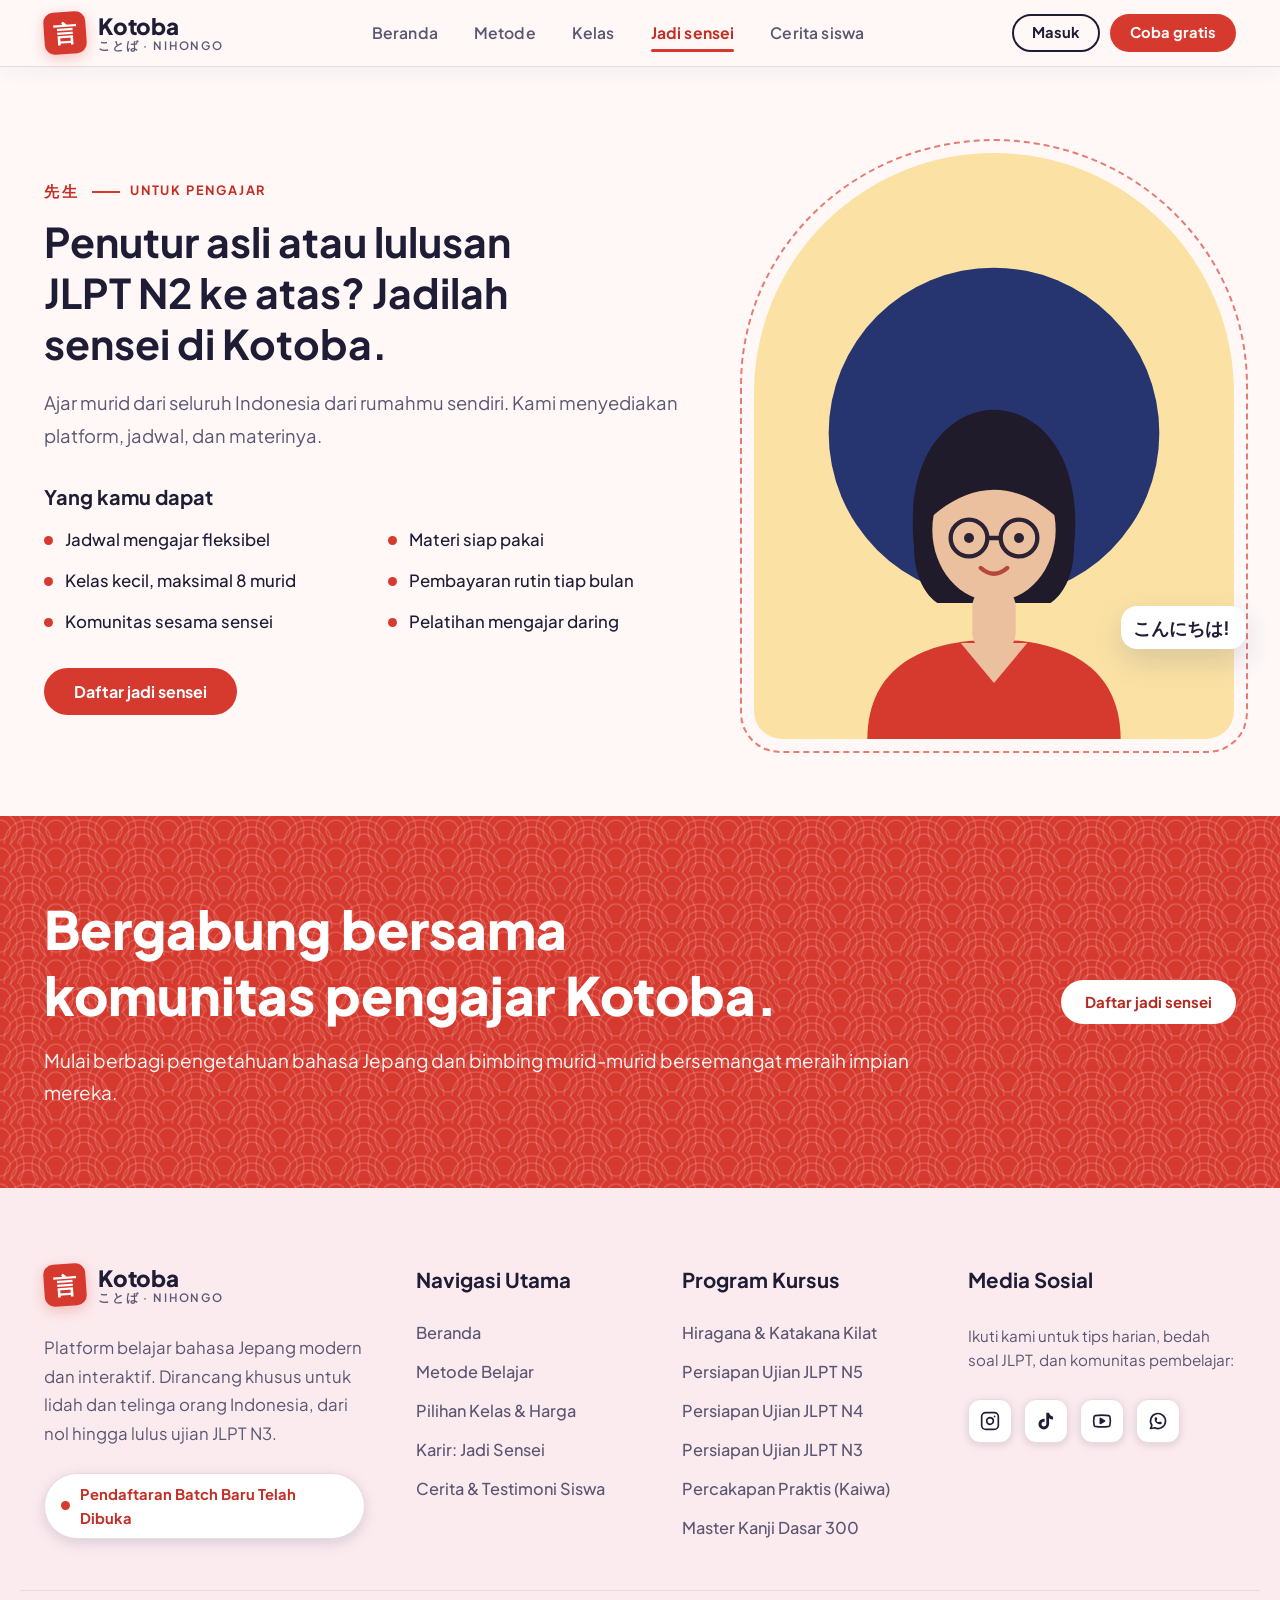
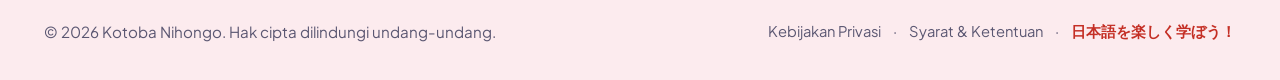
<file: sensei.html>
﻿<!doctype html>
<html lang="id">

<head>
    <meta charset="utf-8">
    <meta name="viewport" content="width=device-width, initial-scale=1.0">
    <title>Jadi Sensei - Kotoba Nihongo</title>

    <!-- Google Fonts: Plus Jakarta Sans -->
    <link rel="preconnect" href="https://fonts.googleapis.com">
    <link rel="preconnect" href="https://fonts.gstatic.com" crossorigin>
    <link href="https://fonts.googleapis.com/css2?family=Plus+Jakarta+Sans:ital,wght@0,400;0,500;0,600;0,700;0,800;1,400;1,700&display=swap" rel="stylesheet">

    <!-- File CSS Terhubung -->
    <link rel="stylesheet" href="style.css">
</head>

<body>
    <svg width="0" height="0" style="position:absolute" aria-hidden="true" focusable="false">
        <defs>
            <path id="petal" d="M0 12C-14 2-12-14-3-14L0-9 3-14C12-14 14 2 0 12Z" />
            <symbol id="p1" viewBox="0 0 200 240">
                <path d="M48 120C44 62 74 36 100 36s56 26 52 84l4 84H44z" fill="var(--hair)" />
                <path d="M26 240c0-42 32-60 74-60s74 18 74 60z" fill="var(--top)" />
                <rect x="87" y="148" width="26" height="40" rx="12" fill="var(--skin)" />
                <path d="M80 182l20 26 20-26z" fill="var(--skin)" />
                <ellipse cx="100" cy="112" rx="37" ry="43" fill="var(--skin)" />
                <path d="M61 112C58 72 80 56 102 58c24 2 40 20 37 54c-8-18-22-28-40-28c-16 0-30 10-38 28z"
                    fill="var(--hair)" />
                <circle cx="86" cy="118" r="3.2" fill="#2B2233" />
                <circle cx="114" cy="118" r="3.2" fill="#2B2233" />
                <path d="M92 134q8 7 16 0" stroke="#B5473F" stroke-width="2.6" fill="none" stroke-linecap="round" />
                <circle cx="76" cy="130" r="6" fill="#F08C8C" opacity=".35" />
                <circle cx="124" cy="130" r="6" fill="#F08C8C" opacity=".35" />
            </symbol>
            <symbol id="p2" viewBox="0 0 200 240">
                <path d="M20 240c0-44 34-62 80-62s80 18 80 62z" fill="var(--top)" />
                <rect x="86" y="146" width="28" height="40" rx="12" fill="var(--skin)" />
                <path d="M78 180l22 24 22-24 8 6-30 30-30-30z" fill="#fff" />
                <ellipse cx="100" cy="110" rx="38" ry="44" fill="var(--skin)" />
                <path d="M60 106C54 64 80 48 102 50c26 2 46 18 38 56c-4-14-12-22-24-26c-14 4-34 4-46 0c-4 6-8 14-10 26z"
                    fill="var(--hair)" />
                <circle cx="86" cy="116" r="3.2" fill="#2B2233" />
                <circle cx="114" cy="116" r="3.2" fill="#2B2233" />
                <path d="M91 132q9 8 18 0" stroke="#B5473F" stroke-width="2.6" fill="none" stroke-linecap="round" />
            </symbol>
            <symbol id="p3" viewBox="0 0 200 240">
                <circle cx="100" cy="42" r="22" fill="var(--hair)" />
                <path d="M30 240c0-42 30-60 70-60s70 18 70 60z" fill="var(--top)" />
                <rect x="87" y="148" width="26" height="40" rx="12" fill="var(--skin)" />
                <path d="M80 182l20 24 20-24z" fill="var(--skin)" />
                <ellipse cx="100" cy="114" rx="37" ry="43" fill="var(--skin)" />
                <path d="M62 114C56 70 78 52 100 52s44 18 38 62c-6-20-16-32-38-32c-22 0-32 12-38 32z"
                    fill="var(--hair)" />
                <circle cx="86" cy="120" r="3.2" fill="#2B2233" />
                <circle cx="114" cy="120" r="3.2" fill="#2B2233" />
                <path d="M92 136q8 7 16 0" stroke="#B5473F" stroke-width="2.6" fill="none" stroke-linecap="round" />
                <circle cx="76" cy="132" r="6" fill="#F08C8C" opacity=".35" />
                <circle cx="124" cy="132" r="6" fill="#F08C8C" opacity=".35" />
            </symbol>
            <symbol id="p4" viewBox="0 0 200 240">
                <path d="M52 124C46 66 76 42 100 42s54 24 48 82c0 20-8 30-14 34H66c-6-4-14-14-14-34z"
                    fill="var(--hair)" />
                <path d="M24 240c0-44 34-60 76-60s76 16 76 60z" fill="var(--top)" />
                <rect x="87" y="148" width="26" height="40" rx="12" fill="var(--skin)" />
                <path d="M80 182l20 24 20-24z" fill="var(--skin)" />
                <ellipse cx="100" cy="114" rx="37" ry="43" fill="var(--skin)" />
                <path d="M61 108C60 70 80 58 100 58s40 12 39 50c-10-10-24-18-39-18s-29 8-39 18z" fill="var(--hair)" />
                <circle cx="85" cy="119" r="3" fill="#2B2233" />
                <circle cx="115" cy="119" r="3" fill="#2B2233" />
                <g fill="none" stroke="#2B2233" stroke-width="2.6">
                    <circle cx="85" cy="119" r="11" />
                    <circle cx="115" cy="119" r="11" />
                    <path d="M96 119h8" />
                </g>
                <path d="M92 137q8 7 16 0" stroke="#B5473F" stroke-width="2.6" fill="none" stroke-linecap="round" />
            </symbol>
        </defs>
    </svg>

        <header class="wrap nav">
        <a class="logo" href="index.html" aria-label="Kotoba Nihongo">
            <span class="seal" aria-hidden="true">言</span>
            <span class="logo-text"><b>Kotoba</b><small>ことば · NIHONGO</small></span>
        </a>
        <nav class="links" id="nav-menu" aria-label="Menu utama">
            <a href="index.html">Beranda</a>
            <a href="metode.html">Metode</a>
            <a href="kelas.html">Kelas</a>
            <a href="sensei.html" class="active">Jadi sensei</a>
            <a href="cerita.html">Cerita siswa</a>
            <div class="mobile-cta">
                <a class="btn btn-line" href="kelas.html">Masuk</a>
                <a class="btn btn-shu" href="kelas.html">Coba gratis</a>
            </div>
        </nav>
        <div class="nav-actions">
            <div class="nav-cta">
                <a class="btn btn-line" href="kelas.html">Masuk</a>
                <a class="btn btn-shu" href="kelas.html">Coba gratis</a>
            </div>
            <button class="nav-toggle" id="nav-toggle" type="button" aria-label="Buka navigasi" aria-expanded="false" aria-controls="nav-menu">
                <span class="bar"></span>
                <span class="bar"></span>
                <span class="bar"></span>
            </button>
        </div>
    </header>

    <main id="top">
        <section class="section sensei" id="sensei" aria-labelledby="sensei-title">
            <div class="wrap sensei-grid">
                <div>
                    <span class="eyebrow"><span class="jp">先生</span>Untuk pengajar</span>
                    <h1 class="h2" id="sensei-title">Penutur asli atau lulusan JLPT N2 ke atas? Jadilah sensei di
                        Kotoba.</h1>
                    <p class="lead">Ajar murid dari seluruh Indonesia dari rumahmu sendiri. Kami menyediakan platform,
                        jadwal, dan materinya.</p>
                    <h3 class="perks-title">Yang kamu dapat</h3>
                    <ul class="perks">
                        <li>Jadwal mengajar fleksibel</li>
                        <li>Materi siap pakai</li>
                        <li>Kelas kecil, maksimal 8 murid</li>
                        <li>Pembayaran rutin tiap bulan</li>
                        <li>Komunitas sesama sensei</li>
                        <li>Pelatihan mengajar daring</li>
                    </ul>
                    <a class="btn btn-shu" href="#sensei">Daftar jadi sensei</a>
                </div>
                <div class="art sensei-art">
                    <div class="arch" style="background:var(--kinari)">
                        <svg class="c2" viewBox="0 0 360 440" role="img" aria-label="Ilustrasi sensei berkacamata">
                            <circle cx="180" cy="210" r="124" fill="#26346F" />
                            <use href="#p4" x="55" y="140" width="250" height="300" />
                        </svg>
                    </div>
                    <div class="badge badge-hello">こんにちは!</div>
                </div>
            </div>
        </section>

        <section class="cta" aria-labelledby="cta-title">
            <div class="wrap">
                <div>
                    <h2 id="cta-title">Bergabung bersama komunitas pengajar Kotoba.</h2>
                    <p>Mulai berbagi pengetahuan bahasa Jepang dan bimbing murid-murid bersemangat meraih impian mereka.</p>
                </div>
                <a class="btn btn-white" href="#sensei">Daftar jadi sensei</a>
            </div>
        </section>
    </main>

        <footer class="site" role="contentinfo">
        <div class="wrap footer-main">
            <div class="footer-col brand-col">
                <a class="logo" href="index.html" aria-label="Kotoba Nihongo">
                    <span class="seal" aria-hidden="true">言</span>
                    <span class="logo-text"><b>Kotoba</b><small>ことば · NIHONGO</small></span>
                </a>
                <p class="footer-desc">
                    Platform belajar bahasa Jepang modern dan interaktif. Dirancang khusus untuk lidah dan telinga orang Indonesia, dari nol hingga lulus ujian JLPT N3.
                </p>
                <div class="footer-badge">
                    <span class="dot"></span>
                    <span>Pendaftaran Batch Baru Telah Dibuka</span>
                </div>
            </div>

            <div class="footer-col">
                <h4 class="footer-heading">Navigasi Utama</h4>
                <ul class="footer-links">
                    <li><a href="index.html">Beranda</a></li>
                    <li><a href="metode.html">Metode Belajar</a></li>
                    <li><a href="kelas.html">Pilihan Kelas & Harga</a></li>
                    <li><a href="sensei.html">Karir: Jadi Sensei</a></li>
                    <li><a href="cerita.html">Cerita & Testimoni Siswa</a></li>
                </ul>
            </div>

            <div class="footer-col">
                <h4 class="footer-heading">Program Kursus</h4>
                <ul class="footer-links">
                    <li><a href="kelas.html">Hiragana & Katakana Kilat</a></li>
                    <li><a href="kelas.html">Persiapan Ujian JLPT N5</a></li>
                    <li><a href="kelas.html">Persiapan Ujian JLPT N4</a></li>
                    <li><a href="kelas.html">Persiapan Ujian JLPT N3</a></li>
                    <li><a href="kelas.html">Percakapan Praktis (Kaiwa)</a></li>
                    <li><a href="kelas.html">Master Kanji Dasar 300</a></li>
                </ul>
            </div>

            <div class="footer-col">
                <h4 class="footer-heading">Media Sosial</h4>
                <p class="footer-subtext">Ikuti kami untuk tips harian, bedah soal JLPT, dan komunitas pembelajar:</p>
                <div class="footer-social">
                    <a href="https://instagram.com" target="_blank" rel="noopener" class="social-link" aria-label="Instagram Kotoba Nihongo" title="Instagram: @kotobanihongo">
                        <svg width="20" height="20" viewBox="0 0 24 24" fill="none" stroke="currentColor" stroke-width="2" stroke-linecap="round" stroke-linejoin="round">
                            <rect width="20" height="20" x="2" y="2" rx="5" ry="5"/>
                            <path d="M16 11.37A4 4 0 1 1 12.63 8 4 4 0 0 1 16 11.37z"/>
                            <line x1="17.5" x2="17.51" y1="6.5" y2="6.5"/>
                        </svg>
                    </a>
                    <a href="https://tiktok.com" target="_blank" rel="noopener" class="social-link" aria-label="TikTok Kotoba Nihongo" title="TikTok: @kotoba.nihongo">
                        <svg width="20" height="20" viewBox="0 0 24 24" fill="currentColor">
                            <path d="M19.59 6.69a4.83 4.83 0 0 1-3.77-4.25V2h-3.45v13.67a2.89 2.89 0 0 1-5.2 1.74 2.89 2.89 0 0 1 2.31-4.64c.298-.002.595.042.88.13V9.4a6.33 6.33 0 0 0-1-.08A6.34 6.34 0 0 0 3 15.66a6.34 6.34 0 0 0 10.82 4.47 6.27 6.27 0 0 0 1.87-4.47v-7.1a8.16 8.16 0 0 0 4.77 1.52v-3.4a4.85 4.85 0 0 1-.87.01z"/>
                        </svg>
                    </a>
                    <a href="https://youtube.com" target="_blank" rel="noopener" class="social-link" aria-label="YouTube Kotoba Nihongo" title="YouTube: Kotoba Nihongo">
                        <svg width="20" height="20" viewBox="0 0 24 24" fill="none" stroke="currentColor" stroke-width="2" stroke-linecap="round" stroke-linejoin="round">
                            <path d="M2.5 17a24.12 24.12 0 0 1 0-10 2 2 0 0 1 1.4-1.4 49.56 49.56 0 0 1 16.2 0A2 2 0 0 1 21.5 7a24.12 24.12 0 0 1 0 10 2 2 0 0 1-1.4 1.4 49.55 49.55 0 0 1-16.2 0A2 2 0 0 1 2.5 17"/>
                            <polygon points="10 15 15 12 10 9 10 15" fill="currentColor"/>
                        </svg>
                    </a>
                    <a href="https://whatsapp.com" target="_blank" rel="noopener" class="social-link" aria-label="Komunitas WhatsApp Kotoba" title="Komunitas WA: Grup Diskusi & Belajar">
                        <svg width="20" height="20" viewBox="0 0 24 24" fill="none" stroke="currentColor" stroke-width="2" stroke-linecap="round" stroke-linejoin="round">
                            <path d="M3 21l1.65-3.8a9 9 0 1 1 3.4 2.9L3 21"/>
                            <path d="M9 10a.5.5 0 0 0 1 0V9a.5.5 0 0 0-1 0v1a5 5 0 0 0 5 5h1a.5.5 0 0 0 0-1h-1a.5.5 0 0 0 0 1"/>
                        </svg>
                    </a>
                </div>
            </div>
        </div>

        <div class="wrap footer-bottom">
            <p class="copy">© 2026 Kotoba Nihongo. Hak cipta dilindungi undang-undang.</p>
            <div class="footer-legal">
                <a href="#top">Kebijakan Privasi</a>
                <span>·</span>
                <a href="#top">Syarat & Ketentuan</a>
                <span>·</span>
                <span class="jp-tag">日本語を楽しく学ぼう！</span>
            </div>
        </div>
    </footer>

    <!-- File JavaScript Terhubung -->
    <script src="script.js"></script>
</body>

</html>
</file>
<file: style.css>
/* === BASE & RESET STYLES === */
:root {
    color-scheme: light;
    box-sizing: border-box;
}

html {
    font-size: 16px;
    scroll-padding-top: 100px;
    scroll-behavior: smooth;
    overflow-x: hidden;
}

body {
    margin: 0;
    padding: 0;
    padding-top: 76px;
    background: var(--paper, #fff);
    color: var(--ink, #000);
    font-family: var(--body);
    font-size: 16px;
    line-height: 1.65;
    -webkit-text-size-adjust: 100%;
    overflow-x: hidden;
}

img {
    max-width: 100%;
    height: auto;
}

[hidden]:not([hidden=until-found i]) {
    display: none !important;
}

* {
    box-sizing: border-box;
}

/* === THEME & VARIABLES === */
/* Layout: hero with an arched portrait and a hinomaru circle, an indigo wave band for JLPT exams, then method, filterable class cards, a sensei recruitment block, testimonials and a vermilion call to action. */
:root {
    --paper: #FFF8F7;
    --paper-2: #FCEBEE;
    --card: #FFFFFF;
    --ink: #1F1D36;
    --ink-soft: #5B5772;
    --line: #EBD9DE;
    --indigo: #26346F;
    --indigo-text: #26346F;
    --shu: #D63A2F;
    --shu-text: #C42F25;
    --sakura: #F8CDD5;
    --petal: #F2A3B3;
    --kinari: #FBE2A4;
    --shadow: rgba(38, 52, 111, .16);
    --display: "Plus Jakarta Sans", -apple-system, BlinkMacSystemFont, "Segoe UI", Roboto, sans-serif;
    --body: "Plus Jakarta Sans", -apple-system, BlinkMacSystemFont, "Segoe UI", Roboto, sans-serif;
}

@media (prefers-color-scheme: dark) {
    :root:not([data-theme="light"]) {
        --paper: #13142A;
        --paper-2: #1A1C38;
        --card: #212347;
        --ink: #F7EEF1;
        --ink-soft: #B9B5D2;
        --line: #34375F;
        --indigo: #1E2859;
        --indigo-text: #A9B4F5;
        --shu: #D93D32;
        --shu-text: #FF8B7E;
        --sakura: #43284D;
        --petal: #D9809F;
        --shadow: rgba(0, 0, 0, .4);
        color-scheme: dark;
    }
}

:root[data-theme="dark"] {
    --paper: #13142A;
    --paper-2: #1A1C38;
    --card: #212347;
    --ink: #F7EEF1;
    --ink-soft: #B9B5D2;
    --line: #34375F;
    --indigo: #1E2859;
    --indigo-text: #A9B4F5;
    --shu: #D93D32;
    --shu-text: #FF8B7E;
    --sakura: #43284D;
    --petal: #D9809F;
    --shadow: rgba(0, 0, 0, .4);
    color-scheme: dark;
}

/* === GENERAL ELEMENTS === */
h1,
h2,
h3 {
    font-family: var(--display);
    margin: 0;
    text-wrap: balance;
}

p {
    margin: 0;
    font-size: 16px;
}

a {
    color: inherit;
}

ul {
    margin: 0;
    padding: 0;
    list-style: none;
}

:focus-visible {
    outline: 3px solid var(--indigo-text);
    outline-offset: 3px;
    border-radius: 6px;
}

.wrap {
    max-width: 1240px;
    width: 100%;
    margin-inline: auto;
    padding-left: 24px;
    padding-right: 24px;
}

.section {
    padding-block: clamp(48px, 6vw, 84px);
}

.eyebrow {
    display: inline-flex;
    align-items: center;
    gap: 10px;
    font-weight: 700;
    font-size: .8rem;
    letter-spacing: .14em;
    text-transform: uppercase;
    color: var(--shu-text);
}

.eyebrow .jp {
    font-family: var(--display);
    letter-spacing: .2em;
    font-size: .95rem;
}

.eyebrow .jp::after {
    content: "";
    display: inline-block;
    width: 28px;
    height: 2px;
    background: var(--shu);
    vertical-align: middle;
    margin-left: 12px;
}

.h2 {
    font-weight: 700;
    font-size: clamp(1.85rem, 3.2vw, 2.6rem);
    line-height: 1.25;
    margin-top: 12px;
}

.lead {
    color: var(--ink-soft);
    max-width: 70ch;
    margin-top: 16px;
    font-size: 1.12rem;
    line-height: 1.7;
}

.btn {
    display: inline-flex;
    align-items: center;
    justify-content: center;
    gap: 8px;
    padding: 11px 22px;
    border-radius: 999px;
    font: 700 15px/1.2 var(--body);
    text-decoration: none;
    border: 2px solid transparent;
    cursor: pointer;
    transition: transform .15s ease, background-color .15s ease;
}

.btn:hover {
    transform: translateY(-2px);
}

.btn-shu {
    background: var(--shu);
    color: #fff;
}

.btn-line {
    border-color: var(--ink);
    color: var(--ink);
    background: transparent;
}

.btn-white {
    background: #fff;
    color: #B52A20;
}

/* === NAVBAR === */
header.nav {
    position: fixed;
    top: 0;
    left: 0;
    right: 0;
    width: 100%;
    max-width: 100%;
    margin: 0;
    z-index: 1000;
    background: color-mix(in srgb, var(--paper) 94%, transparent);
    backdrop-filter: blur(16px);
    -webkit-backdrop-filter: blur(16px);
    border-bottom: 1px solid var(--line);
    box-shadow: 0 4px 20px rgba(38, 52, 111, 0.05);
    padding-inline: max(24px, calc((100% - 1240px) / 2 + 24px));
    padding-block: 12px;
    display: flex;
    align-items: center;
    justify-content: space-between;
    box-sizing: border-box;
    transition: background-color .3s ease, box-shadow .3s ease;
}

.logo {
    display: flex;
    align-items: center;
    gap: 12px;
    text-decoration: none;
}

.seal {
    width: 42px;
    height: 42px;
    border-radius: 10px;
    background: var(--shu);
    color: #fff;
    display: grid;
    place-items: center;
    font: 800 1.45rem/1 var(--display);
    transform: rotate(-4deg);
    box-shadow: 0 4px 14px rgba(214, 58, 47, 0.28);
}

.logo-text {
    display: flex;
    flex-direction: column;
    line-height: 1.15;
}

.logo-text b {
    font: 800 1.4rem/1.1 var(--display);
    letter-spacing: -0.01em;
}

.logo-text small {
    font-size: .72rem;
    letter-spacing: .16em;
    color: var(--ink-soft);
    font-weight: 600;
}

.links {
    display: flex;
    gap: 28px;
    font-weight: 600;
    font-size: 0.98rem;
    align-items: center;
}

.links a {
    text-decoration: none;
    color: var(--ink-soft);
    padding: 6px 4px;
    position: relative;
    letter-spacing: 0.01em;
    transition: color .2s ease;
}

.links a:hover {
    color: var(--ink);
}

.links a.active {
    color: var(--shu-text);
    font-weight: 700;
}

.links a.active::after {
    content: "";
    position: absolute;
    bottom: 0;
    left: 4px;
    right: 4px;
    height: 2.5px;
    background: var(--shu);
    border-radius: 999px;
}

.nav-actions {
    display: flex;
    align-items: center;
    gap: 12px;
}

.nav-cta {
    display: flex;
    gap: 10px;
    align-items: center;
}

.nav-cta .btn {
    padding: 8px 18px;
    font-size: 0.92rem;
    font-weight: 700;
}

.nav-toggle {
    display: none;
    flex-direction: column;
    justify-content: center;
    align-items: center;
    gap: 5px;
    width: 44px;
    height: 44px;
    background: var(--card);
    border: 1.5px solid var(--line);
    border-radius: 12px;
    cursor: pointer;
    padding: 0;
    z-index: 1002;
    box-shadow: 0 4px 12px var(--shadow);
    transition: background-color .2s ease, border-color .2s ease, transform .15s ease;
}

.nav-toggle:hover {
    border-color: var(--shu);
    transform: scale(1.04);
}

.nav-toggle .bar {
    display: block;
    width: 22px;
    height: 2.4px;
    background: var(--ink);
    border-radius: 999px;
    transition: transform .25s ease, opacity .25s ease;
}

.nav-toggle.is-active .bar:nth-child(1) {
    transform: translateY(7.4px) rotate(45deg);
    background: var(--shu);
}

.nav-toggle.is-active .bar:nth-child(2) {
    opacity: 0;
}

.nav-toggle.is-active .bar:nth-child(3) {
    transform: translateY(-7.4px) rotate(-45deg);
    background: var(--shu);
}

.mobile-cta {
    display: none;
}

/* === HERO SECTION === */
.hero {
    position: relative;
    overflow: hidden;
    padding-block: clamp(24px, 4vw, 44px) clamp(48px, 6vw, 80px);
}

.watermark {
    position: absolute;
    right: max(8px, 2vw);
    top: 20px;
    writing-mode: vertical-rl;
    font: 800 clamp(4rem, 8vw, 7rem)/1 var(--display);
    color: var(--indigo-text);
    opacity: .07;
    letter-spacing: .05em;
    user-select: none;
    pointer-events: none;
}

.hero-grid {
    position: relative;
    display: grid;
    grid-template-columns: minmax(0, 1.15fr) minmax(0, .85fr);
    gap: clamp(36px, 4vw, 64px);
    align-items: center;
}

.hero h1 {
    font-weight: 800;
    font-size: clamp(2.2rem, 3.8vw, 3.4rem);
    line-height: 1.2;
    margin: 18px 0 20px;
}

.hero h1 em {
    font-style: normal;
    background: linear-gradient(transparent 64%, var(--sakura) 64%);
    padding-inline: .06em;
}

.hero .lead {
    font-size: clamp(1.05rem, 1.3vw, 1.18rem);
    line-height: 1.7;
    max-width: 65ch;
}

.hero-actions {
    display: flex;
    flex-wrap: wrap;
    gap: 12px;
    margin-top: 30px;
}

.facts {
    display: flex;
    flex-wrap: wrap;
    gap: 14px 36px;
    margin-top: 40px;
    padding-top: 24px;
    border-top: 1px solid var(--line);
}

.facts div {
    display: flex;
    flex-direction: column;
    line-height: 1.35;
}

.facts b {
    font: 700 1.5rem/1.2 var(--display);
    color: var(--indigo-text);
}

.facts span {
    font-size: 16px;
    color: var(--ink-soft);
}

.art {
    position: relative;
    width: 100%;
    max-width: 480px;
    margin-inline: auto;
}

.art::before {
    content: "";
    position: absolute;
    inset: -14px;
    border: 2px dashed var(--shu);
    border-radius: 50% 50% 40px 40px / 40% 40% 40px 40px;
    opacity: .65;
}

.arch {
    position: relative;
    aspect-ratio: 360/440;
    border-radius: 50% 50% 28px 28px / 40.9% 40.9% 28px 28px;
    overflow: hidden;
    background: var(--sakura);
}

.arch svg {
    position: absolute;
    inset: 0;
    width: 100%;
    height: 100%;
    display: block;
}

.badge {
    position: absolute;
    display: flex;
    align-items: center;
    gap: 10px;
    background: var(--card);
    color: var(--ink);
    padding: 10px 16px 10px 12px;
    border-radius: 16px;
    box-shadow: 0 12px 30px var(--shadow);
    font-weight: 700;
    font-size: .85rem;
    line-height: 1.3;
}

.badge i {
    display: grid;
    place-items: center;
    width: 34px;
    height: 34px;
    border-radius: 50%;
    background: var(--sakura);
    color: var(--shu-text);
    flex: none;
}

.badge small {
    display: block;
    font-weight: 500;
    color: var(--ink-soft);
    font-size: .75rem;
}

.badge-audio {
    left: -12px;
    bottom: 70px;
}

.kana {
    position: absolute;
    right: -12px;
    top: 44px;
    width: 104px;
    height: 124px;
    border: 0;
    border-radius: 16px;
    background: var(--card);
    color: var(--ink);
    box-shadow: 0 14px 34px var(--shadow);
    cursor: pointer;
    transform: rotate(5deg);
    transition: transform .2s ease;
    display: flex;
    flex-direction: column;
    align-items: center;
    justify-content: center;
    gap: 2px;
    font-family: var(--body);
}

.kana:hover {
    transform: rotate(0deg) translateY(-3px);
}

.kana .g {
    font: 800 3.2rem/1.1 var(--display);
    color: var(--shu-text);
}

.kana .g.rom {
    font: 700 2.4rem/1.2 var(--body);
    color: var(--indigo-text);
}

.kana .hint {
    font-size: .68rem;
    color: var(--ink-soft);
    letter-spacing: .04em;
}

.petal {
    position: absolute;
    top: var(--y);
    left: var(--x);
    width: var(--s);
    height: var(--s);
    fill: var(--petal);
    opacity: .85;
    animation: fall var(--d) linear var(--delay) infinite;
    pointer-events: none;
}

@keyframes fall {
    from {
        top: -8%;
        transform: translateX(0) rotate(0deg);
    }

    50% {
        transform: translateX(34px) rotate(200deg);
    }

    to {
        top: 104%;
        transform: translateX(-12px) rotate(400deg);
    }
}

/* === WAVE BAND (EXAMS) === */
.band {
    background-color: var(--indigo);
    background-image: url("data:image/svg+xml,%3Csvg xmlns='http://www.w3.org/2000/svg' width='56' height='28' viewBox='0 0 56 28'%3E%3Cg fill='none' stroke='%23ffffff' stroke-opacity='.15' stroke-width='1.4'%3E%3Ccircle cx='28' cy='28' r='24'/%3E%3Ccircle cx='28' cy='28' r='17'/%3E%3Ccircle cx='28' cy='28' r='10'/%3E%3Ccircle cx='0' cy='14' r='24'/%3E%3Ccircle cx='0' cy='14' r='17'/%3E%3Ccircle cx='0' cy='14' r='10'/%3E%3Ccircle cx='56' cy='14' r='24'/%3E%3Ccircle cx='56' cy='14' r='17'/%3E%3Ccircle cx='56' cy='14' r='10'/%3E%3C/g%3E%3C/svg%3E");
    color: #fff;
}

.exams .wrap {
    display: flex;
    flex-wrap: wrap;
    align-items: center;
    justify-content: space-between;
    gap: 16px 48px;
    padding-block: 30px;
}

.exams .label {
    font-size: .78rem;
    letter-spacing: .16em;
    text-transform: uppercase;
    opacity: .85;
}

.exams ul {
    display: flex;
    flex-wrap: wrap;
    gap: 10px 44px;
    font: 700 clamp(1.15rem, 2.4vw, 1.7rem)/1.3 var(--display);
}

.exams li span {
    font: 500 .72rem/1 var(--body);
    opacity: .75;
    display: block;
    letter-spacing: .06em;
}

/* === METHOD SECTION (Fokus Tipografi Lebih Besar & Lega) === */
#metode .eyebrow {
    font-size: 0.92rem;
    letter-spacing: .16em;
}

#metode .eyebrow .jp {
    font-size: 1.15rem;
}

#metode .h2 {
    font-size: clamp(1.85rem, 3.2vw, 2.6rem);
    line-height: 1.25;
    margin-top: 14px;
}

#metode .lead {
    font-size: 1.12rem;
    line-height: 1.7;
    max-width: 68ch;
    margin-top: 16px;
}

.method-grid {
    display: grid;
    grid-template-columns: minmax(0, .95fr) minmax(0, 1.05fr);
    gap: clamp(36px, 4vw, 64px);
    align-items: center;
}

.tiles {
    display: grid;
    grid-template-columns: 1fr 1fr;
    gap: 16px;
    padding: 18px;
    border: 2px dashed var(--shu);
    border-radius: 48px;
    max-width: 580px;
    margin-inline: auto;
    width: 100%;
}

.tile {
    aspect-ratio: 1;
    overflow: hidden;
    position: relative;
}

.tile svg {
    display: block;
    width: 100%;
    height: 100%;
}

.tile:nth-child(1) {
    border-radius: 90px 20px 20px 20px;
    background: var(--sakura);
}

.tile:nth-child(2) {
    border-radius: 20px 90px 20px 20px;
    background: #3A4A94;
}

.tile:nth-child(3) {
    border-radius: 20px 20px 20px 90px;
    background: #F28B7F;
}

.tile:nth-child(4) {
    border-radius: 20px 20px 90px 20px;
    background: var(--kinari);
}

.feats {
    display: grid;
    gap: 32px;
    margin-top: 40px;
}

.feat {
    display: grid;
    grid-template-columns: 62px minmax(0, 1fr);
    gap: 22px;
    align-items: start;
}

.feat .ic {
    width: 62px;
    height: 62px;
    border-radius: 50%;
    background: var(--sakura);
    color: var(--shu-text);
    display: grid;
    place-items: center;
    flex-shrink: 0;
}

.feat .ic svg {
    width: 30px;
    height: 30px;
}

.feat h3 {
    font-size: 1.45rem;
    font-weight: 700;
    line-height: 1.35;
}

.feat p {
    color: var(--ink-soft);
    font-size: 1.18rem;
    line-height: 1.75;
    margin-top: 6px;
}

/* === COURSES SECTION === */
.courses {
    background: var(--paper-2);
}

.courses-head {
    display: flex;
    flex-wrap: wrap;
    align-items: end;
    justify-content: space-between;
    gap: 24px;
}

.courses-filter-bar {
    display: flex;
    align-items: center;
    gap: 12px;
}

.category-dropdown-wrap {
    display: none;
}

.search {
    display: flex;
    align-items: center;
    gap: 8px;
    width: 380px;
    max-width: 100%;
    height: 50px;
    background: var(--card);
    border: 1.5px solid var(--line);
    border-radius: 999px;
    padding: 4px 5px 4px 20px;
    box-shadow: 0 4px 16px var(--shadow);
    transition: border-color .2s ease, box-shadow .2s ease;
}

.search:focus-within {
    border-color: var(--shu);
    box-shadow: 0 0 0 3px rgba(214, 58, 47, 0.15), 0 8px 24px var(--shadow);
}

.search input {
    flex: 1;
    min-width: 0;
    border: 0;
    background: transparent;
    color: var(--ink);
    font: 500 0.95rem var(--body);
    outline: 0;
}

.search input::placeholder {
    color: var(--ink-soft);
    font-size: 0.95rem;
}

.search .btn {
    display: inline-flex;
    align-items: center;
    justify-content: center;
    gap: 6px;
    height: 40px;
    padding: 0 20px;
    font-size: 0.92rem;
    font-weight: 700;
    white-space: nowrap;
    border-radius: 999px;
}

.chips {
    display: flex;
    flex-wrap: wrap;
    gap: 10px;
    margin-top: 28px;
}

.chip {
    border: 1.5px solid var(--line);
    background: var(--card);
    color: var(--ink);
    font: 700 16px var(--body);
    padding: 8px 18px;
    border-radius: 999px;
    cursor: pointer;
    transition: background-color .15s ease;
}

.chip:hover {
    border-color: var(--indigo-text);
}

.chip[aria-pressed="true"] {
    background: var(--indigo);
    border-color: var(--indigo);
    color: #fff;
}

.count {
    margin-top: 18px;
    font-size: 16px;
    color: var(--ink-soft);
}

.grid {
    display: grid;
    grid-template-columns: repeat(auto-fill, minmax(min(100%, 340px), 1fr));
    gap: 26px;
    margin-top: 28px;
}

.course {
    display: flex;
    flex-direction: column;
    background: var(--card);
    border: 1px solid var(--line);
    border-radius: 9px;
    overflow: hidden;
    box-shadow: 0 10px 28px var(--shadow);
    transition: transform .2s ease, box-shadow .2s ease;
}

.course:hover {
    transform: translateY(-4px);
    box-shadow: 0 14px 36px var(--shadow);
}

.glyph {
    position: relative;
    height: 145px;
    display: grid;
    place-items: center;
    font: 800 5rem/1 var(--display);
    color: #fff;
}

.glyph .tag {
    position: absolute;
    left: 14px;
    top: 14px;
    font: 700 .72rem/1 var(--body);
    letter-spacing: .06em;
    background: rgba(255, 255, 255, .92);
    color: #26346F;
    padding: 6px 12px;
    border-radius: 999px;
}

.t-shu {
    background: var(--shu);
}

.t-indigo {
    background: var(--indigo);
}

.t-kinari {
    background: var(--kinari);
    color: #26346F;
}

.t-sakura {
    background: var(--sakura);
    color: var(--shu-text);
}

.course-body {
    display: flex;
    flex-direction: column;
    gap: 10px;
    padding: 20px 22px 20px;
    flex: 1;
}

.course h3 {
    font-size: 1.25rem;
    font-weight: 700;
    line-height: 1.35;
}

.course p {
    font-size: 1.02rem;
    line-height: 1.6;
    color: var(--ink-soft);
}

.meta {
    display: flex;
    flex-wrap: wrap;
    gap: 6px 16px;
    font-size: .82rem;
    font-weight: 500;
    color: var(--ink-soft);
}

.course-foot {
    margin-top: auto;
    padding-top: 14px;
    border-top: 1px dashed var(--line);
    display: flex;
    align-items: center;
    justify-content: space-between;
    gap: 12px;
}

.price {
    font: 800 1.2rem/1 var(--display);
    color: var(--indigo-text);
}

.btn-coba {
    display: inline-flex;
    align-items: center;
    justify-content: center;
    padding: 7px 18px;
    background: var(--shu);
    color: #fff;
    font-family: var(--body);
    font-size: 0.88rem;
    font-weight: 700;
    line-height: 1.2;
    text-decoration: none;
    border-radius: 9px;
    box-shadow: 0 4px 12px rgba(199, 62, 58, 0.22);
    transition: transform .18s ease, background-color .18s ease, box-shadow .18s ease;
}

.btn-coba:hover {
    transform: translateY(-2px);
    background: #b52a20;
    box-shadow: 0 6px 16px rgba(199, 62, 58, 0.32);
}

.btn-coba:active {
    transform: translateY(0);
}

.who {
    display: flex;
    align-items: center;
    gap: 8px;
    font-size: .82rem;
    font-weight: 700;
}

.av {
    width: 34px;
    height: 34px;
    border-radius: 50%;
    overflow: hidden;
    background: var(--sakura);
    flex: none;
}

.av svg {
    display: block;
    width: 100%;
    height: 100%;
}

.empty {
    padding: 40px 0;
    color: var(--ink-soft);
    text-align: center;
}

/* === SENSEI SECTION === */
.sensei-grid {
    display: grid;
    grid-template-columns: minmax(0, 1.15fr) minmax(0, .85fr);
    gap: clamp(36px, 4vw, 64px);
    align-items: center;
}

.sensei .lead {
    font-size: 1.15rem;
    line-height: 1.75;
    margin-top: 18px;
    max-width: 64ch;
    color: var(--ink-soft);
}

.perks-title {
    font: 700 1.25rem var(--display);
    margin-top: 32px;
    color: var(--ink);
}

.perks {
    display: grid;
    grid-template-columns: 1fr 1fr;
    gap: 14px 32px;
    margin-top: 18px;
}

.perks li {
    display: flex;
    gap: 12px;
    align-items: baseline;
    font-size: 1.05rem;
    line-height: 1.6;
    font-weight: 500;
    color: var(--ink);
}

.perks li::before {
    content: "";
    width: 9px;
    height: 9px;
    border-radius: 50%;
    background: var(--shu);
    flex: none;
    transform: translateY(-1px);
}

.sensei .btn {
    margin-top: 32px;
    padding: 12px 28px;
    font-size: 1rem;
}

.badge-hello {
    right: -12px;
    bottom: 90px;
    font-family: var(--display);
    font-size: 1.15rem;
}

/* === STORIES / TESTIMONIALS === */
.stories {
    background: var(--paper-2);
}

.stories .grid {
    display: grid;
    grid-template-columns: repeat(3, 1fr);
    gap: 28px;
    margin-top: 36px;
}

.story {
    background: var(--card);
    border: 1px solid var(--line);
    border-radius: 16px;
    padding: 26px 24px;
    display: flex;
    flex-direction: column;
    gap: 16px;
    box-shadow: 0 10px 28px var(--shadow);
    transition: transform .2s ease, box-shadow .2s ease;
}

.story:hover {
    transform: translateY(-4px);
    box-shadow: 0 14px 36px var(--shadow);
}

.story .result {
    align-self: flex-start;
    font: 700 0.82rem/1 var(--body);
    letter-spacing: .04em;
    background: var(--sakura);
    color: var(--shu-text);
    padding: 6px 14px;
    border-radius: 999px;
}

.story q {
    quotes: none;
    font-size: 1.08rem;
    line-height: 1.7;
    color: var(--ink);
}

.story footer {
    display: flex;
    align-items: center;
    gap: 12px;
    margin-top: auto;
    padding-top: 6px;
}

.story footer b {
    display: block;
    font-family: var(--display);
    font-size: 1rem;
    font-weight: 700;
    line-height: 1.3;
    color: var(--ink);
}

.story footer span {
    font-size: 0.85rem;
    color: var(--ink-soft);
}

.story .av {
    width: 44px;
    height: 44px;
}

/* === CTA SECTION === */
.cta {
    background-color: var(--shu);
    background-image: url("data:image/svg+xml,%3Csvg xmlns='http://www.w3.org/2000/svg' width='56' height='28' viewBox='0 0 56 28'%3E%3Cg fill='none' stroke='%23ffffff' stroke-opacity='.16' stroke-width='1.4'%3E%3Ccircle cx='28' cy='28' r='24'/%3E%3Ccircle cx='28' cy='28' r='17'/%3E%3Ccircle cx='28' cy='28' r='10'/%3E%3Ccircle cx='0' cy='14' r='24'/%3E%3Ccircle cx='0' cy='14' r='17'/%3E%3Ccircle cx='0' cy='14' r='10'/%3E%3Ccircle cx='56' cy='14' r='24'/%3E%3Ccircle cx='56' cy='14' r='17'/%3E%3Ccircle cx='56' cy='14' r='10'/%3E%3C/g%3E%3C/svg%3E");
    color: #fff;
    text-align: left;
    margin-bottom: 0;
}

.cta .wrap {
    display: flex;
    flex-wrap: wrap;
    align-items: center;
    justify-content: space-between;
    gap: 28px 48px;
    padding-block: clamp(48px, 7vw, 80px);
}

.cta h2 {
    font-weight: 800;
    font-size: clamp(2.1rem, 4.2vw, 3.3rem);
    line-height: 1.25;
    max-width: 24ch;
}

.cta p {
    margin-top: 16px;
    max-width: 64ch;
    opacity: .95;
    font-size: 1.18rem;
    line-height: 1.7;
}

/* === FOOTER MODERN & INFORMATIF === */
footer.site {
    background: var(--paper-2);
    border-top: 0;
    padding-top: clamp(48px, 6vw, 76px);
    padding-bottom: 36px;
    margin-top: 0;
}

.footer-main {
    display: grid;
    grid-template-columns: 1.5fr 1fr 1.1fr 1.25fr;
    gap: clamp(32px, 4vw, 56px);
    padding-bottom: 48px;
    border-bottom: 1px solid var(--line);
}

.footer-col {
    display: flex;
    flex-direction: column;
    gap: 16px;
}

.brand-col .footer-desc {
    color: var(--ink-soft);
    font-size: 1.05rem;
    line-height: 1.7;
    margin-top: 12px;
    max-width: 38ch;
}

.footer-badge {
    display: inline-flex;
    align-items: center;
    gap: 10px;
    background: var(--card);
    border: 1px solid var(--line);
    padding: 8px 16px;
    border-radius: 999px;
    font-size: 0.92rem;
    font-weight: 700;
    color: var(--shu-text);
    width: fit-content;
    box-shadow: 0 4px 14px var(--shadow);
    margin-top: 8px;
}

.footer-badge .dot {
    width: 9px;
    height: 9px;
    border-radius: 50%;
    background: var(--shu);
    animation: pulseDot 1.8s infinite;
}

@keyframes pulseDot {
    0%, 100% { transform: scale(1); opacity: 1; }
    50% { transform: scale(1.4); opacity: 0.6; }
}

.footer-heading {
    font-family: var(--display);
    font-size: 1.28rem;
    font-weight: 700;
    color: var(--ink);
    margin: 0 0 6px;
    position: relative;
}

.footer-links {
    display: flex;
    flex-direction: column;
    gap: 12px;
    padding: 0;
    margin: 0;
    list-style: none;
}

.footer-links a {
    text-decoration: none;
    color: var(--ink-soft);
    font-size: 1.02rem;
    font-weight: 500;
    transition: color .2s ease, transform .2s ease;
    display: inline-block;
}

.footer-links a:hover {
    color: var(--shu-text);
    transform: translateX(4px);
}

.footer-info {
    display: flex;
    flex-direction: column;
    gap: 14px;
    padding: 0;
    margin: 0;
    list-style: none;
    font-size: 1rem;
}

.footer-info li {
    display: flex;
    flex-direction: column;
    gap: 3px;
}

.footer-info .info-label {
    font-size: 0.85rem;
    text-transform: uppercase;
    letter-spacing: .08em;
    font-weight: 700;
    color: var(--shu-text);
}

.footer-info a,
.footer-info span:not(.info-label) {
    color: var(--ink);
    font-weight: 600;
    text-decoration: none;
}

.footer-info a:hover {
    color: var(--shu-text);
}

/* === FOOTER SOCIAL MEDIA === */
.footer-subtext {
    font-size: 0.95rem;
    color: var(--ink-soft);
    line-height: 1.6;
    margin: 4px 0 10px;
}

.footer-social {
    display: flex;
    flex-direction: row;
    align-items: center;
    gap: 12px;
    padding: 0;
    margin: 0;
    list-style: none;
    flex-wrap: wrap;
}

.social-link {
    display: inline-flex;
    align-items: center;
    justify-content: center;
    width: 44px;
    height: 44px;
    text-decoration: none;
    border-radius: 12px;
    background: var(--card);
    border: 1px solid var(--line);
    color: var(--ink);
    box-shadow: 0 2px 8px var(--shadow);
    transition: transform .2s ease, border-color .2s ease, background-color .2s ease, color .2s ease, box-shadow .2s ease;
}

.social-link:hover {
    transform: translateY(-3px);
    background: var(--shu);
    color: #fff;
    border-color: var(--shu);
    box-shadow: 0 8px 20px rgba(199, 62, 58, .28);
}

.social-link svg {
    flex-shrink: 0;
}

.footer-bottom {
    display: flex;
    flex-wrap: wrap;
    justify-content: space-between;
    align-items: center;
    gap: 16px;
    padding-top: 28px;
}

.footer-bottom .copy {
    width: auto;
    padding-top: 0;
    border-top: 0;
    font-size: 0.95rem;
    color: var(--ink-soft);
}

.footer-legal {
    display: flex;
    align-items: center;
    gap: 12px;
    font-size: 0.92rem;
    color: var(--ink-soft);
}

.footer-legal a {
    text-decoration: none;
    color: var(--ink-soft);
}

.footer-legal a:hover {
    color: var(--ink);
}

.footer-legal .jp-tag {
    font-family: var(--display);
    color: var(--shu-text);
    font-weight: 700;
}

/* === RESPONSIVE & ACCESSIBILITY === */
@media (max-width: 960px) {
    header.nav {
        padding-inline: max(20px, 4vw);
        padding-block: 14px;
    }

    body {
        padding-top: 76px;
    }

    .nav-toggle {
        display: flex;
    }

    .links {
        position: fixed;
        top: 74px;
        left: 0;
        right: 0;
        background: color-mix(in srgb, var(--paper) 98%, transparent);
        backdrop-filter: blur(20px);
        -webkit-backdrop-filter: blur(20px);
        border-bottom: 1.5px solid var(--line);
        box-shadow: 0 16px 40px var(--shadow);
        padding: 24px 28px 32px;
        flex-direction: column;
        align-items: flex-start;
        gap: 16px;
        display: none;
        z-index: 999;
        max-height: calc(100vh - 78px);
        overflow-y: auto;
    }

    .links.is-open {
        display: flex;
        animation: mobileMenuFade .25s ease forwards;
    }

    .links a {
        font-size: 1.2rem;
        padding: 10px 16px;
        border-radius: 12px;
        width: 100%;
        box-sizing: border-box;
    }

    .links a:hover,
    .links a.active {
        background: var(--paper-2);
    }

    .links a.active::after {
        display: none;
    }

    .mobile-cta {
        display: flex;
        flex-direction: column;
        gap: 12px;
        margin-top: 12px;
        padding-top: 20px;
        border-top: 1px dashed var(--line);
        width: 100%;
        box-sizing: border-box;
    }

    .mobile-cta .btn {
        width: 100%;
        padding: 13px 20px;
        font-size: 1.05rem;
        box-sizing: border-box;
    }

    .nav-cta {
        display: flex;
        gap: 10px;
    }

    .nav-cta .btn {
        padding: 9px 18px;
        font-size: 0.95rem;
    }

    .hero-grid,
    .method-grid,
    .sensei-grid,
    .stories .grid {
        grid-template-columns: minmax(0, 1fr);
    }

    .art {
        max-width: min(100%, 320px);
    }

    .sensei-art {
        order: -1;
    }

    .footer-main {
        grid-template-columns: 1fr 1fr;
    }
}

@keyframes mobileMenuFade {
    from {
        opacity: 0;
        transform: translateY(-8px);
    }
    to {
        opacity: 1;
        transform: translateY(0);
    }
}

@media (max-width: 768px) {
    .courses-head {
        flex-direction: column;
        align-items: stretch;
        gap: 16px;
    }

    /* Kategori kelas di mobile disembunyikan chips-nya, digantikan dropdown yang sebaris dengan pencarian */
    .chips {
        display: none !important;
    }

    .courses-filter-bar {
        display: flex;
        flex-direction: row;
        align-items: center;
        gap: 10px;
        width: 100%;
    }

    .category-dropdown-wrap {
        display: flex;
        position: relative;
        flex: 0 0 42%;
        max-width: 180px;
        min-width: 125px;
    }

    .category-select {
        width: 100%;
        height: 48px;
        background: var(--card);
        border: 1.5px solid var(--line);
        border-radius: 999px;
        color: var(--ink);
        font-family: var(--body);
        font-size: 0.92rem;
        font-weight: 700;
        padding: 0 32px 0 16px;
        cursor: pointer;
        outline: none;
        appearance: none;
        -webkit-appearance: none;
        box-shadow: 0 4px 14px var(--shadow);
        transition: border-color .2s ease, box-shadow .2s ease;
        text-overflow: ellipsis;
        white-space: nowrap;
        overflow: hidden;
    }

    .category-select:focus {
        border-color: var(--shu);
        box-shadow: 0 0 0 3px rgba(214, 58, 47, 0.18);
    }

    .select-chevron {
        position: absolute;
        right: 14px;
        top: 50%;
        transform: translateY(-50%);
        pointer-events: none;
        color: var(--shu);
        display: grid;
        place-items: center;
    }

    .search {
        flex: 1;
        min-width: 0;
        max-width: none;
        height: 48px;
        padding: 4px 4px 4px 16px;
    }

    .search input {
        font-size: 0.92rem;
    }

    .search .btn {
        padding: 8px 16px;
        font-size: 0.9rem;
    }
}

@media (max-width: 460px) {
    .category-dropdown-wrap {
        flex: 0 0 38%;
        min-width: 105px;
    }

    .category-select {
        font-size: 0.82rem;
        padding: 0 24px 0 10px;
    }

    .select-chevron {
        right: 8px;
    }

    .search-btn-text {
        display: none;
    }

    .search .btn {
        padding: 9px 12px;
    }
}

@media (max-width: 600px) {
    .footer-main {
        grid-template-columns: 1fr;
        gap: 36px;
    }

    .footer-bottom {
        flex-direction: column;
        align-items: flex-start;
        gap: 12px;
    }
}

@media (max-width: 560px) {
    header.nav {
        padding-inline: 16px;
        padding-block: 10px;
    }

    body {
        padding-top: 66px;
    }

    .wrap {
        padding-left: 16px;
        padding-right: 16px;
    }

    .hero h1 {
        font-size: 2rem;
        line-height: 1.25;
        margin: 14px 0 16px;
    }

    .hero .lead {
        font-size: 1rem;
        line-height: 1.6;
    }

    .h2 {
        font-size: 1.65rem;
    }

    .art {
        max-width: 270px;
    }

    .watermark {
        display: none;
    }

    /* Di hp kecil: tampilkan tombol Coba Gratis di navbar samping hamburger, dan tombol Masuk ada di dalam burger drawer */
    .nav-cta .btn-line {
        display: none;
    }

    .nav-cta .btn-shu {
        padding: 7px 14px;
        font-size: 0.85rem;
    }

    .nav-actions {
        gap: 8px;
    }

    .perks {
        grid-template-columns: minmax(0, 1fr);
    }

    .search .btn {
        padding: 9px 16px;
    }

    .kana {
        width: 88px;
        height: 104px;
    }

    .kana .g {
        font-size: 2.6rem;
    }
}

@media (prefers-reduced-motion: reduce) {
    html {
        scroll-behavior: auto;
    }

    .petal {
        animation: none;
    }

    .btn,
    .kana {
        transition: none;
    }
}

/* === ILLUSTRATION PALETTES === */
.c1 {
    --skin: #F5D3BA;
    --hair: #2A2233;
    --top: #2F3E86;
}

.c2 {
    --skin: #EBC09E;
    --hair: #1F1B2B;
    --top: #D63A2F;
}

.c3 {
    --skin: #F8DAC6;
    --hair: #6B3F2E;
    --top: #F2B33D;
}

.c4 {
    --skin: #E9BC99;
    --hair: #2A2233;
    --top: #F7CBD3;
}

.c5 {
    --skin: #F5D3BA;
    --hair: #3B2A44;
    --top: #26346F;
}
</file>
